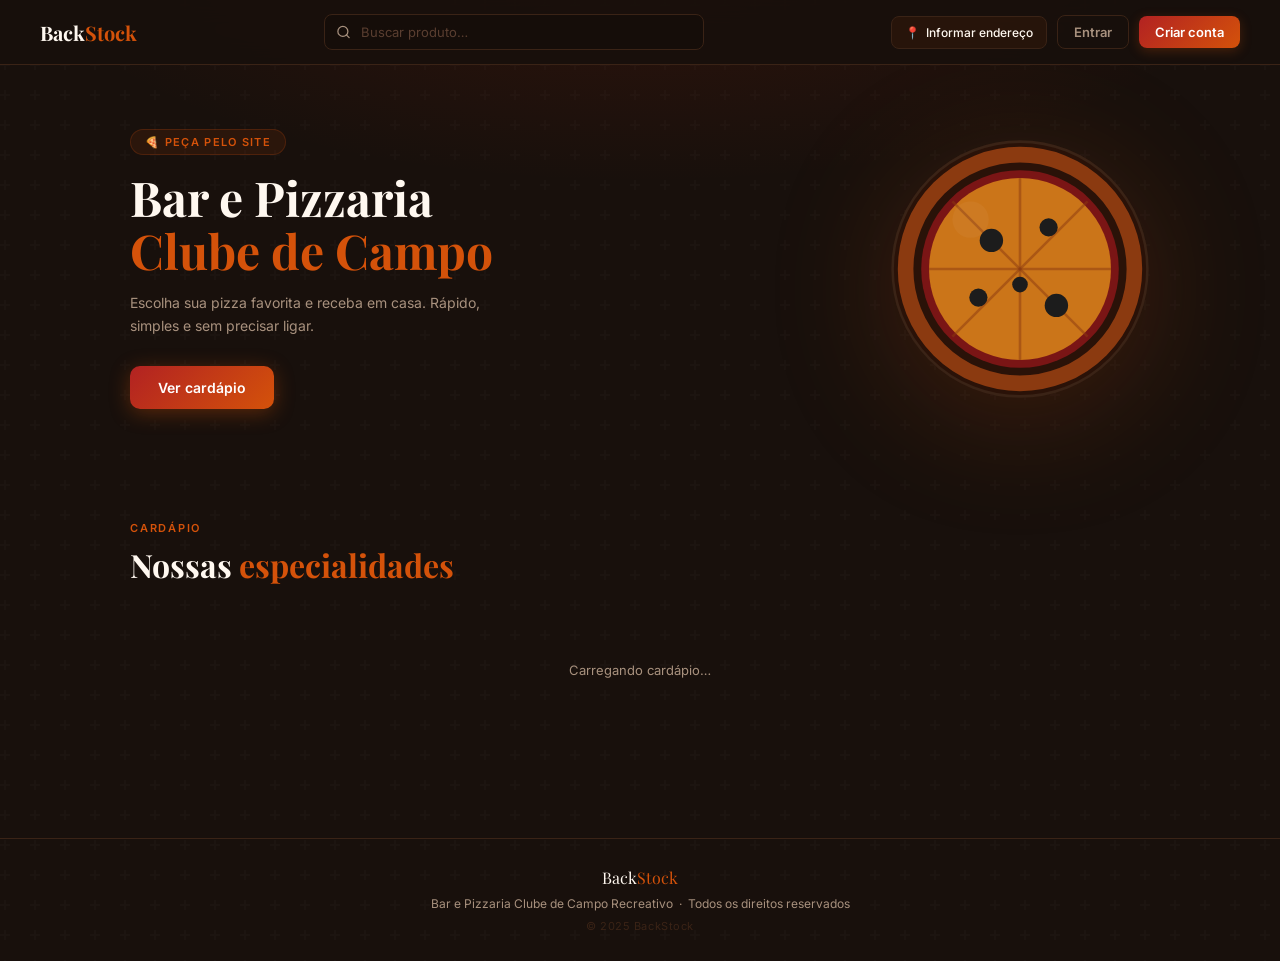
<file: html/index.html>
<!DOCTYPE html>
<html lang="pt-BR">
<head>
  <meta charset="UTF-8" />
  <meta name="viewport" content="width=device-width, initial-scale=1.0" />
  <title>Clube de Campo Recreativo</title>
  <link href="https://fonts.googleapis.com/css2?family=Playfair+Display:wght@600;700&family=Inter:wght@400;500;600&display=swap" rel="stylesheet" />
  <link rel="stylesheet" href="../css/style.css" />
  <link rel="stylesheet" href="../css/index.css" />
</head>
<body class="page-home">

  <!-- ── Navbar ── -->
  <nav class="navbar">
    <div class="nav-brand">Back<span>Stock</span></div>

    <div class="nav-search">
      <svg viewBox="0 0 24 24" fill="none" stroke="currentColor" stroke-width="2" stroke-linecap="round" stroke-linejoin="round"><circle cx="11" cy="11" r="8"/><line x1="21" y1="21" x2="16.65" y2="16.65"/></svg>
      <input type="text" id="navSearch" placeholder="Buscar produto…" autocomplete="off" />
      <div class="search-dropdown" id="searchDropdown"></div>
    </div>

    <div class="nav-actions" id="navActions">
      <a href="endereco.html" class="btn-nav-location" id="navBtnEndereco" title="Definir ou alterar endereço de entrega">
        <span>📍</span>
        <span id="navEnderecoLabel">Informar endereço</span>
      </a>
      <button class="btn-nav-ghost" id="btnAbrirLogin">Entrar</button>
      <button class="btn-nav" id="btnAbrirCadastro">Criar conta</button>
    </div>
  </nav>

  <!-- ── Hero ── -->
  <section class="hero">
    <div class="hero-content">
      <div class="hero-tag">🍕 Peça pelo site</div>
      <h1 class="hero-title">Bar e Pizzaria<br><span>Clube de Campo</span></h1>
      <p class="hero-sub">Escolha sua pizza favorita e receba em casa. Rápido, simples e sem precisar ligar.</p>
      <button class="btn-hero" id="btnHeroPedir">Ver cardápio</button>
    </div>
    <div class="hero-img">
      <svg viewBox="0 0 200 200" fill="none" xmlns="http://www.w3.org/2000/svg">
        <circle cx="100" cy="100" r="98" fill="#2A1208" stroke="#3A2316" stroke-width="2"/>
        <circle cx="100" cy="100" r="88" fill="none" stroke="#8B3A10" stroke-width="12"/>
        <circle cx="100" cy="100" r="76" fill="#7A1515"/>
        <circle cx="100" cy="100" r="70" fill="#D4801A" opacity="0.9"/>
        <line x1="100" y1="30" x2="100" y2="170" stroke="#8B3A10" stroke-width="2" opacity="0.5"/>
        <line x1="30" y1="100" x2="170" y2="100" stroke="#8B3A10" stroke-width="2" opacity="0.5"/>
        <line x1="48" y1="48" x2="152" y2="152" stroke="#8B3A10" stroke-width="2" opacity="0.5"/>
        <line x1="152" y1="48" x2="48" y2="152" stroke="#8B3A10" stroke-width="2" opacity="0.5"/>
        <circle cx="78" cy="78" r="9" fill="#1C1C1C"/>
        <circle cx="122" cy="68" r="7" fill="#1C1C1C"/>
        <circle cx="68" cy="122" r="7" fill="#1C1C1C"/>
        <circle cx="128" cy="128" r="9" fill="#1C1C1C"/>
        <circle cx="100" cy="112" r="6" fill="#1C1C1C"/>
        <circle cx="62" cy="62" r="14" fill="white" opacity="0.04"/>
      </svg>
    </div>
  </section>

  <!-- ── Cardápio ── -->
  <section class="cardapio" id="cardapio">
    <div class="section-header">
      <div class="section-tag">Cardápio</div>
      <h2 class="section-title">Nossas <span>especialidades</span></h2>
    </div>
    <div id="cardapioConteudo">
      <div class="loading-state">Carregando cardápio…</div>
    </div>
  </section>

  <!-- ── Rodapé fixo do carrinho ── -->
  <div class="cart-bar" id="cartBar" style="display:none;" onclick="window.location.href='carrinho.html'">
    <div class="cart-bar-left">
      <svg width="18" height="18" viewBox="0 0 24 24" fill="none" stroke="currentColor" stroke-width="2" stroke-linecap="round" stroke-linejoin="round"><circle cx="9" cy="21" r="1"/><circle cx="20" cy="21" r="1"/><path d="M1 1h4l2.68 13.39a2 2 0 0 0 2 1.61h9.72a2 2 0 0 0 2-1.61L23 6H6"/></svg>
      <span id="cartCount">0 itens</span>
    </div>
    <div class="cart-bar-center">Ver carrinho</div>
    <div class="cart-bar-right" id="cartTotal">R$ 0,00</div>
  </div>

  <!-- ── Banner de Consentimento de Cookies / LocalStorage (REQ. 11) ── -->
  <div class="cookie-banner" id="cookieBanner" style="display:none;">
    <div class="cookie-banner-text">
      <strong>🍪 Uso de Cookies e Armazenamento Local:</strong> Utilizamos cookies e armazenamento local para salvar seu carrinho e endereço de entrega neste navegador mesmo sem criar conta.
    </div>
    <div class="cookie-banner-actions">
      <button type="button" class="btn-cookie-accept" id="btnAceitarCookies">Aceitar e continuar</button>
    </div>
  </div>

  <!-- ── Rodapé ── -->
  <footer class="footer">
    <div class="footer-brand">Back<span>Stock</span></div>
    <p class="footer-text">Bar e Pizzaria Clube de Campo Recreativo &nbsp;·&nbsp; Todos os direitos reservados</p>
    <p class="footer-copy" id="easterEgg">© 2025 BackStock</p>
  </footer>

  <!-- ══════════ MODAL LOGIN ══════════ -->
  <div class="modal-overlay" id="modalLogin">
    <div class="modal">
      <button class="btn-close-modal" id="fecharLogin">
        <svg viewBox="0 0 24 24" fill="none" stroke="currentColor" stroke-width="2" stroke-linecap="round" stroke-linejoin="round"><line x1="18" y1="6" x2="6" y2="18"/><line x1="6" y1="6" x2="18" y2="18"/></svg>
      </button>
      <div class="logo-wrap" style="margin-bottom:20px;">
        <div class="logo-text">
          <div class="brand">Back<span>Stock</span></div>
          <div class="tagline">Acesse sua conta</div>
        </div>
      </div>
      <div class="divider"><span class="divider-label">Login</span></div>
      <div class="alert" id="alertLogin" role="alert">
        <svg viewBox="0 0 24 24" fill="none" stroke="currentColor" stroke-width="2" stroke-linecap="round" stroke-linejoin="round"><circle cx="12" cy="12" r="10"/><line x1="12" y1="8" x2="12" y2="12"/><line x1="12" y1="16" x2="12.01" y2="16"/></svg>
        <span id="alertLoginText">Erro.</span>
      </div>
      <div class="field">
        <label for="loginEmail">E-mail</label>
        <div class="input-wrap">
          <input type="email" id="loginEmail" placeholder="seu@email.com" autocomplete="email" />
          <svg class="ico" viewBox="0 0 24 24" fill="none" stroke="currentColor" stroke-width="2" stroke-linecap="round" stroke-linejoin="round"><path d="M4 4h16c1.1 0 2 .9 2 2v12c0 1.1-.9 2-2 2H4c-1.1 0-2-.9-2-2V6c0-1.1.9-2 2-2z"/><polyline points="22,6 12,13 2,6"/></svg>
        </div>
      </div>
      <div class="field">
        <label for="loginSenha">Senha</label>
        <div class="input-wrap" style="position:relative;">
          <input type="password" id="loginSenha" placeholder="••••••••" autocomplete="current-password" />
          <svg class="ico" viewBox="0 0 24 24" fill="none" stroke="currentColor" stroke-width="2" stroke-linecap="round" stroke-linejoin="round"><rect x="3" y="11" width="18" height="11" rx="2" ry="2"/><path d="M7 11V7a5 5 0 0 1 10 0v4"/></svg>
          <button class="toggle-pass" type="button" id="toggleLoginSenha" aria-label="Mostrar senha">
            <svg id="eyeLogin" width="16" height="16" viewBox="0 0 24 24" fill="none" stroke="currentColor" stroke-width="2" stroke-linecap="round" stroke-linejoin="round"><path d="M1 12s4-8 11-8 11 8 11 8-4 8-11 8-11-8-11-8z"/><circle cx="12" cy="12" r="3"/></svg>
          </button>
        </div>
      </div>
      <button class="btn-login" id="btnLogin">Entrar</button>
      <div class="modal-switch">Não tem conta? <a href="#" id="irParaCadastro">Criar conta</a></div>
    </div>
  </div>

  <!-- ══════════ MODAL CADASTRO ══════════ -->
  <div class="modal-overlay" id="modalCadastro">
    <div class="modal">
      <button class="btn-close-modal" id="fecharCadastro">
        <svg viewBox="0 0 24 24" fill="none" stroke="currentColor" stroke-width="2" stroke-linecap="round" stroke-linejoin="round"><line x1="18" y1="6" x2="6" y2="18"/><line x1="6" y1="6" x2="18" y2="18"/></svg>
      </button>
      <div class="logo-wrap" style="margin-bottom:20px;">
        <div class="logo-text">
          <div class="brand">Back<span>Stock</span></div>
          <div class="tagline">Crie sua conta</div>
        </div>
      </div>
      <div class="divider"><span class="divider-label">Cadastro</span></div>
      <div class="alert" id="alertCadastro" role="alert">
        <svg viewBox="0 0 24 24" fill="none" stroke="currentColor" stroke-width="2" stroke-linecap="round" stroke-linejoin="round"><circle cx="12" cy="12" r="10"/><line x1="12" y1="8" x2="12" y2="12"/><line x1="12" y1="16" x2="12.01" y2="16"/></svg>
        <span id="alertCadastroText">Erro.</span>
      </div>
      <div class="success-box" id="successCadastro">
        <svg viewBox="0 0 24 24" fill="none" stroke="currentColor" stroke-width="2" stroke-linecap="round" stroke-linejoin="round"><path d="M22 11.08V12a10 10 0 1 1-5.93-9.14"/><polyline points="22 4 12 14.01 9 11.01"/></svg>
        <p>Cadastro realizado com sucesso!<br>Agora você já pode fazer login.</p>
      </div>
      <div id="formCadastro">
        <div class="fields-row">
          <div class="field">
            <label for="cadNome">Nome</label>
            <div class="input-wrap">
              <input type="text" id="cadNome" placeholder="Seu nome" />
              <svg class="ico" viewBox="0 0 24 24" fill="none" stroke="currentColor" stroke-width="2" stroke-linecap="round" stroke-linejoin="round"><path d="M20 21v-2a4 4 0 0 0-4-4H8a4 4 0 0 0-4 4v2"/><circle cx="12" cy="7" r="4"/></svg>
            </div>
          </div>
          <div class="field">
            <label for="cadCpf">CPF</label>
            <div class="input-wrap">
              <input type="text" id="cadCpf" placeholder="000.000.000-00" maxlength="14" />
              <svg class="ico" viewBox="0 0 24 24" fill="none" stroke="currentColor" stroke-width="2" stroke-linecap="round" stroke-linejoin="round"><rect x="3" y="4" width="18" height="16" rx="2"/><line x1="7" y1="9" x2="17" y2="9"/><line x1="7" y1="13" x2="13" y2="13"/></svg>
            </div>
          </div>
        </div>
        <div class="field">
          <label for="cadEmail">E-mail</label>
          <div class="input-wrap">
            <input type="email" id="cadEmail" placeholder="seu@email.com" />
            <svg class="ico" viewBox="0 0 24 24" fill="none" stroke="currentColor" stroke-width="2" stroke-linecap="round" stroke-linejoin="round"><path d="M4 4h16c1.1 0 2 .9 2 2v12c0 1.1-.9 2-2 2H4c-1.1 0-2-.9-2-2V6c0-1.1.9-2 2-2z"/><polyline points="22,6 12,13 2,6"/></svg>
          </div>
        </div>
        <div class="field">
          <label for="cadTelefone">Telefone <span style="color:var(--text-muted);font-weight:400;">(opcional)</span></label>
          <div class="input-wrap">
            <input type="text" id="cadTelefone" placeholder="(00) 00000-0000" maxlength="15" />
            <svg class="ico" viewBox="0 0 24 24" fill="none" stroke="currentColor" stroke-width="2" stroke-linecap="round" stroke-linejoin="round"><path d="M22 16.92v3a2 2 0 0 1-2.18 2 19.79 19.79 0 0 1-8.63-3.07A19.5 19.5 0 0 1 4.69 12 19.79 19.79 0 0 1 1.61 3.4 2 2 0 0 1 3.6 1.22h3a2 2 0 0 1 2 1.72c.127.96.361 1.903.7 2.81a2 2 0 0 1-.45 2.11L7.91 8.79a16 16 0 0 0 6.29 6.29l.96-.96a2 2 0 0 1 2.11-.45c.907.339 1.85.573 2.81.7A2 2 0 0 1 22 16.92z"/></svg>
          </div>
        </div>
        <div class="field">
          <label for="cadSenha">Senha</label>
          <div class="input-wrap" style="position:relative;">
            <input type="password" id="cadSenha" placeholder="Mínimo 6 caracteres" />
            <svg class="ico" viewBox="0 0 24 24" fill="none" stroke="currentColor" stroke-width="2" stroke-linecap="round" stroke-linejoin="round"><rect x="3" y="11" width="18" height="11" rx="2" ry="2"/><path d="M7 11V7a5 5 0 0 1 10 0v4"/></svg>
            <button class="toggle-pass" type="button" id="toggleCadSenha" aria-label="Mostrar senha">
              <svg id="eyeCad" width="16" height="16" viewBox="0 0 24 24" fill="none" stroke="currentColor" stroke-width="2" stroke-linecap="round" stroke-linejoin="round"><path d="M1 12s4-8 11-8 11 8 11 8-4 8-11 8-11-8-11-8z"/><circle cx="12" cy="12" r="3"/></svg>
            </button>
          </div>
        </div>
        <button class="btn-login" id="btnCadastrar">Criar conta</button>
        <div class="modal-switch">Já tem conta? <a href="#" id="irParaLogin">Entrar</a></div>
      </div>
    </div>
  </div>

  <!-- ══════════ MODAL ADICIONAR AO CARRINHO ══════════ -->
  <div class="modal-overlay" id="modalProduto">
    <div class="modal" style="max-width:400px;">
      <button class="btn-close-modal" id="fecharModalProduto">
        <svg viewBox="0 0 24 24" fill="none" stroke="currentColor" stroke-width="2" stroke-linecap="round" stroke-linejoin="round"><line x1="18" y1="6" x2="6" y2="18"/><line x1="6" y1="6" x2="18" y2="18"/></svg>
      </button>
      <div class="modal-produto-nome" id="modalProdutoNome"></div>
      <div class="modal-produto-preco" id="modalProdutoPreco"></div>
      <div class="modal-produto-desc" id="modalProdutoDesc"></div>
      <div class="field" style="margin-top:20px;">
        <label for="modalObs">Observações</label>
        <textarea id="modalObs" placeholder="Ex: sem cebola, bem passado…" style="min-height:70px;"></textarea>
      </div>
      <div class="qty-wrap">
        <button class="qty-btn" id="qtyMinus">−</button>
        <span class="qty-val" id="qtyVal">1</span>
        <button class="qty-btn" id="qtyPlus">+</button>
      </div>
      <button class="btn-login" id="btnAdicionarCarrinho" style="margin-top:16px;">Adicionar ao carrinho</button>
    </div>
  </div>

  <script type="module" src="../js/index.js"></script>
</body>
</html>
</file>
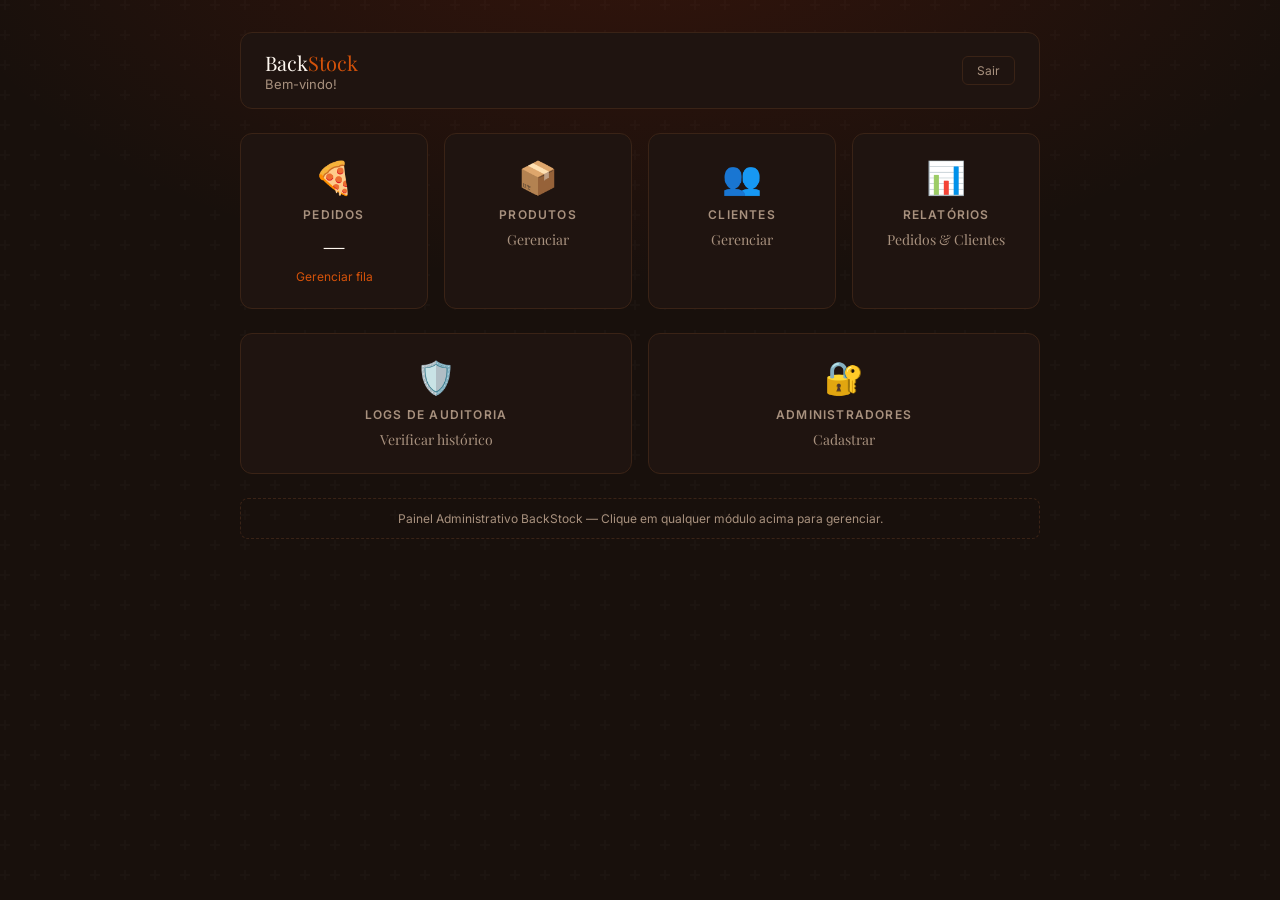
<file: adm/dashboard.html>
<!DOCTYPE html>
<html lang="pt-BR">
<head>
  <meta charset="UTF-8" />
  <meta name="viewport" content="width=device-width, initial-scale=1.0" />
  <title>BackStock – Início</title>
  <link href="https://fonts.googleapis.com/css2?family=Playfair+Display:wght@600;700&family=Inter:wght@400;500;600&display=swap" rel="stylesheet" />
  <link rel="stylesheet" href="../css/style.css" />
</head>
<body class="page-dashboard">

  <div class="dashboard">
    <div class="dash-header">
      <div>
        <div class="dash-title">Back<span>Stock</span></div>
        <div class="dash-user" id="dashUser">Bem-vindo!</div>
      </div>
      <button class="btn-logout" id="btnLogout">Sair</button>
    </div>

    <div class="dash-grid">
      <div class="dash-card" onclick="window.location.href='../html/gerenciamentoPedidos.html'" style="cursor:pointer;">
        <div class="dc-icon">🍕</div>
        <div class="dc-label">Pedidos</div>
        <div class="dc-val" id="dashPedidosAtivos">—</div>
        <div style="font-size:12px;margin-top:6px;color:var(--orange);">Gerenciar fila</div>
      </div>
      <div class="dash-card" onclick="window.location.href='../html/gerenciamentoProdutos.html'" style="cursor:pointer;">
        <div class="dc-icon">📦</div>
        <div class="dc-label">Produtos</div>
        <div class="dc-val" style="font-size:14px;margin-top:8px;color:var(--text-muted);">Gerenciar</div>
      </div>
      <div class="dash-card" onclick="window.location.href='../html/gerenciamentoClientes.html'" style="cursor:pointer;">
        <div class="dc-icon">👥</div>
        <div class="dc-label">Clientes</div>
        <div class="dc-val" style="font-size:14px;margin-top:8px;color:var(--text-muted);">Gerenciar</div>
      </div>
      <div class="dash-card" onclick="window.location.href='../html/relatorios.html'" style="cursor:pointer;">
        <div class="dc-icon">📊</div>
        <div class="dc-label">Relatórios</div>
        <div class="dc-val" id="dashTotalHistorico" style="font-size:14px;margin-top:8px;color:var(--text-muted);">Pedidos &amp; Clientes</div>
      </div>
    </div>

    <div class="dash-grid" style="grid-template-columns: repeat(auto-fit, minmax(220px, 1fr));">
      <div class="dash-card" onclick="window.location.href='../html/relatorios.html?tab=logs'" style="cursor:pointer;">
        <div class="dc-icon">🛡️</div>
        <div class="dc-label">Logs de Auditoria</div>
        <div class="dc-val" style="font-size:14px;margin-top:8px;color:var(--text-muted);">Verificar histórico</div>
      </div>
      <div class="dash-card" onclick="window.location.href='../html/cadastroAdm.html'" style="cursor:pointer;">
        <div class="dc-icon">🔐</div>
        <div class="dc-label">Administradores</div>
        <div class="dc-val" style="font-size:14px;margin-top:8px;color:var(--text-muted);">Cadastrar</div>
      </div>
    </div>

    <div class="dash-note">
      Painel Administrativo BackStock — Clique em qualquer módulo acima para gerenciar.
    </div>
  </div>

  <script type="module">
    import { supabase } from '../js/supabase.js'

    const { data: { session } } = await supabase.auth.getSession()

    if (!session) {
      window.location.href = 'loginAdm.html'
    } else {
      const nome = session.user?.user_metadata?.nome || session.user?.email
      document.getElementById('dashUser').textContent = 'Olá, ' + nome
    }

    // Carrega contagem rápida de pedidos ativos para o card do Dashboard
    try {
      const { data: pedidos } = await supabase.from('pedido').select('id, status')
      if (Array.isArray(pedidos)) {
        const ativos = pedidos.filter(p => String(p.status || '').toLowerCase() !== 'entregue')
        document.getElementById('dashPedidosAtivos').textContent = ativos.length
        document.getElementById('dashTotalHistorico').textContent = `${pedidos.length} realizados`
      }
    } catch {
      // mantém valor padrão
    }

    document.getElementById('btnLogout').addEventListener('click', async () => {
      await supabase.auth.signOut()
      window.location.href = 'loginAdm.html'
    })
  </script>
</body>
</html>
</file>
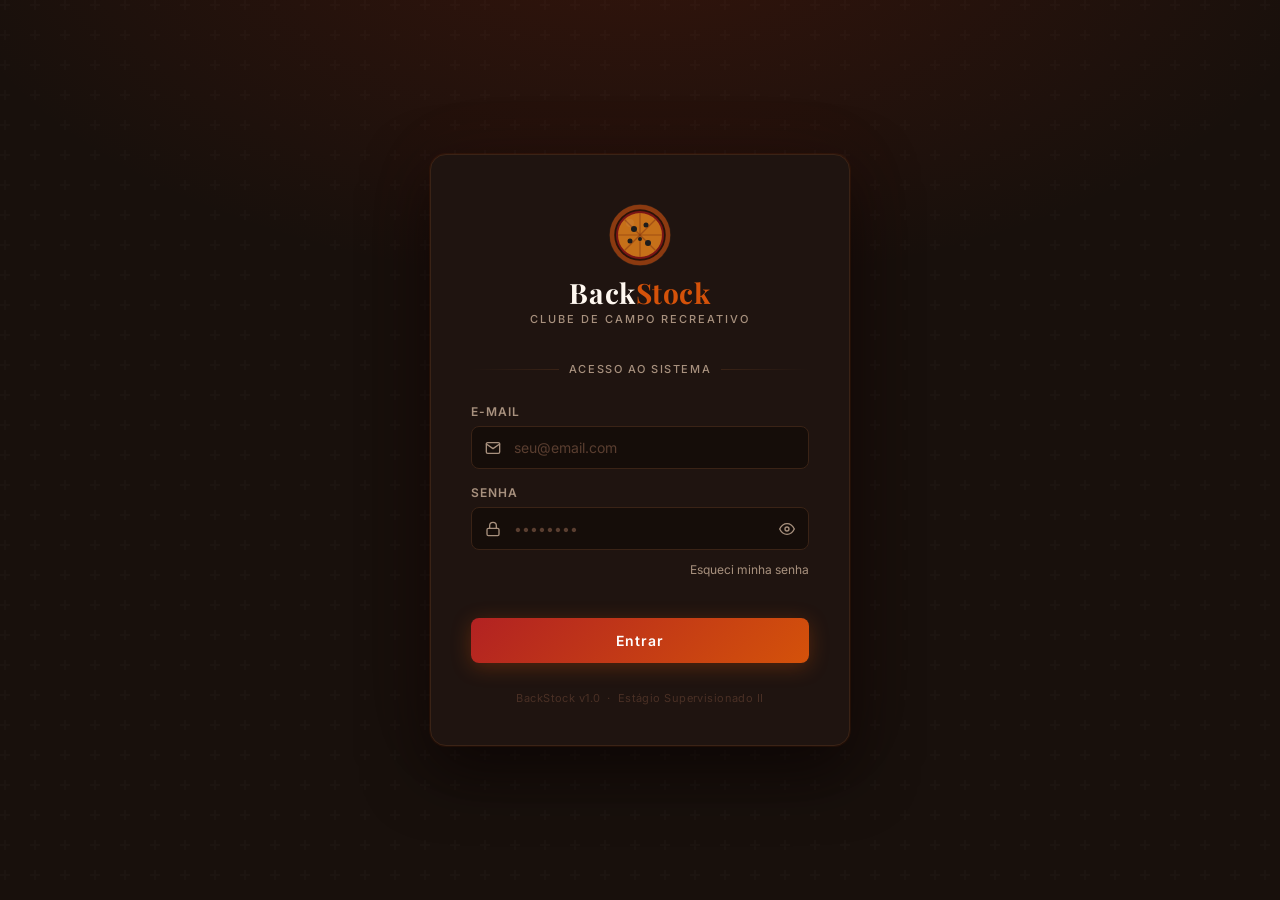
<file: adm/loginAdm.html>
<!DOCTYPE html>
<html lang="pt-BR">
<head>
  <meta charset="UTF-8" />
  <meta name="viewport" content="width=device-width, initial-scale=1.0" />
  <title>BackStock – Login</title>
  <link href="https://fonts.googleapis.com/css2?family=Playfair+Display:wght@600;700&family=Inter:wght@400;500;600&display=swap" rel="stylesheet" />
  <link rel="stylesheet" href="../css/style.css" />
</head>
<body>

  <div class="card" id="loginCard">

    <div class="logo-wrap">
      <svg class="logo-icon" viewBox="0 0 64 64" fill="none" xmlns="http://www.w3.org/2000/svg">
        <circle cx="32" cy="32" r="30" fill="#2A1208" stroke="#3A2316" stroke-width="1.5"/>
        <circle cx="32" cy="32" r="28" fill="none" stroke="#8B3A10" stroke-width="4.5"/>
        <circle cx="32" cy="32" r="24" fill="#7A1515"/>
        <circle cx="32" cy="32" r="22" fill="#D4801A" opacity="0.85"/>
        <line x1="32" y1="10" x2="32" y2="54" stroke="#8B3A10" stroke-width="1.2" opacity="0.6"/>
        <line x1="10" y1="32" x2="54" y2="32" stroke="#8B3A10" stroke-width="1.2" opacity="0.6"/>
        <line x1="16.5" y1="16.5" x2="47.5" y2="47.5" stroke="#8B3A10" stroke-width="1.2" opacity="0.6"/>
        <line x1="47.5" y1="16.5" x2="16.5" y2="47.5" stroke="#8B3A10" stroke-width="1.2" opacity="0.6"/>
        <circle cx="26" cy="26" r="3" fill="#1C1C1C"/>
        <circle cx="38" cy="22" r="2.5" fill="#1C1C1C"/>
        <circle cx="22" cy="38" r="2.5" fill="#1C1C1C"/>
        <circle cx="40" cy="40" r="3" fill="#1C1C1C"/>
        <circle cx="32" cy="36" r="2" fill="#1C1C1C"/>
        <circle cx="22" cy="20" r="4" fill="white" opacity="0.06"/>
      </svg>

      <div class="logo-text">
        <div class="brand">Back<span>Stock</span></div>
        <div class="tagline">Clube de Campo Recreativo</div>
      </div>
    </div>

    <div class="divider"><span class="divider-label">Acesso ao sistema</span></div>

    <div class="alert" id="alertMsg" role="alert">
      <svg viewBox="0 0 24 24" fill="none" stroke="currentColor" stroke-width="2" stroke-linecap="round" stroke-linejoin="round">
        <circle cx="12" cy="12" r="10"/>
        <line x1="12" y1="8" x2="12" y2="12"/>
        <line x1="12" y1="16" x2="12.01" y2="16"/>
      </svg>
      <span id="alertText">E-mail ou senha incorretos.</span>
    </div>
    
    <div class="field">
      <label for="email">E-mail</label>
      <div class="input-wrap">
        <input type="email" id="email" placeholder="seu@email.com" autocomplete="email" />
        <svg class="ico" viewBox="0 0 24 24" fill="none" stroke="currentColor" stroke-width="2" stroke-linecap="round" stroke-linejoin="round">
          <path d="M4 4h16c1.1 0 2 .9 2 2v12c0 1.1-.9 2-2 2H4c-1.1 0-2-.9-2-2V6c0-1.1.9-2 2-2z"/>
          <polyline points="22,6 12,13 2,6"/>
        </svg>
      </div>
    </div>

    <div class="field">
      <label for="senha">Senha</label>
      <div class="input-wrap">
        <input type="password" id="senha" placeholder="••••••••" autocomplete="current-password" />
        <svg class="ico" width="16" height="16" viewBox="0 0 24 24" fill="none" stroke="currentColor" stroke-width="2" stroke-linecap="round" stroke-linejoin="round"><rect x="3" y="11" width="18" height="11" rx="2" ry="2"/><path d="M7 11V7a5 5 0 0 1 10 0v4"/></svg>
        <button class="toggle-pass" type="button" id="togglePass" aria-label="Mostrar senha">
          <svg id="eyeIcon" width="16" height="16" viewBox="0 0 24 24" fill="none" stroke="currentColor" stroke-width="2" stroke-linecap="round" stroke-linejoin="round"><path d="M1 12s4-8 11-8 11 8 11 8-4 8-11 8-11-8-11-8z"/><circle cx="12" cy="12" r="3"/></svg>
        </button>
      </div>
      <div class="forgot"><a href="#">Esqueci minha senha</a></div>
    </div>

    <button class="btn-login" id="btnLogin" type="button">Entrar</button>

    <div class="card-footer">
      BackStock v1.0 &nbsp;·&nbsp; Estágio Supervisionado II
    </div>
  </div>

  <script type="module" src="../js/loginAdm.js"></script>
</body>
</html>
</file>
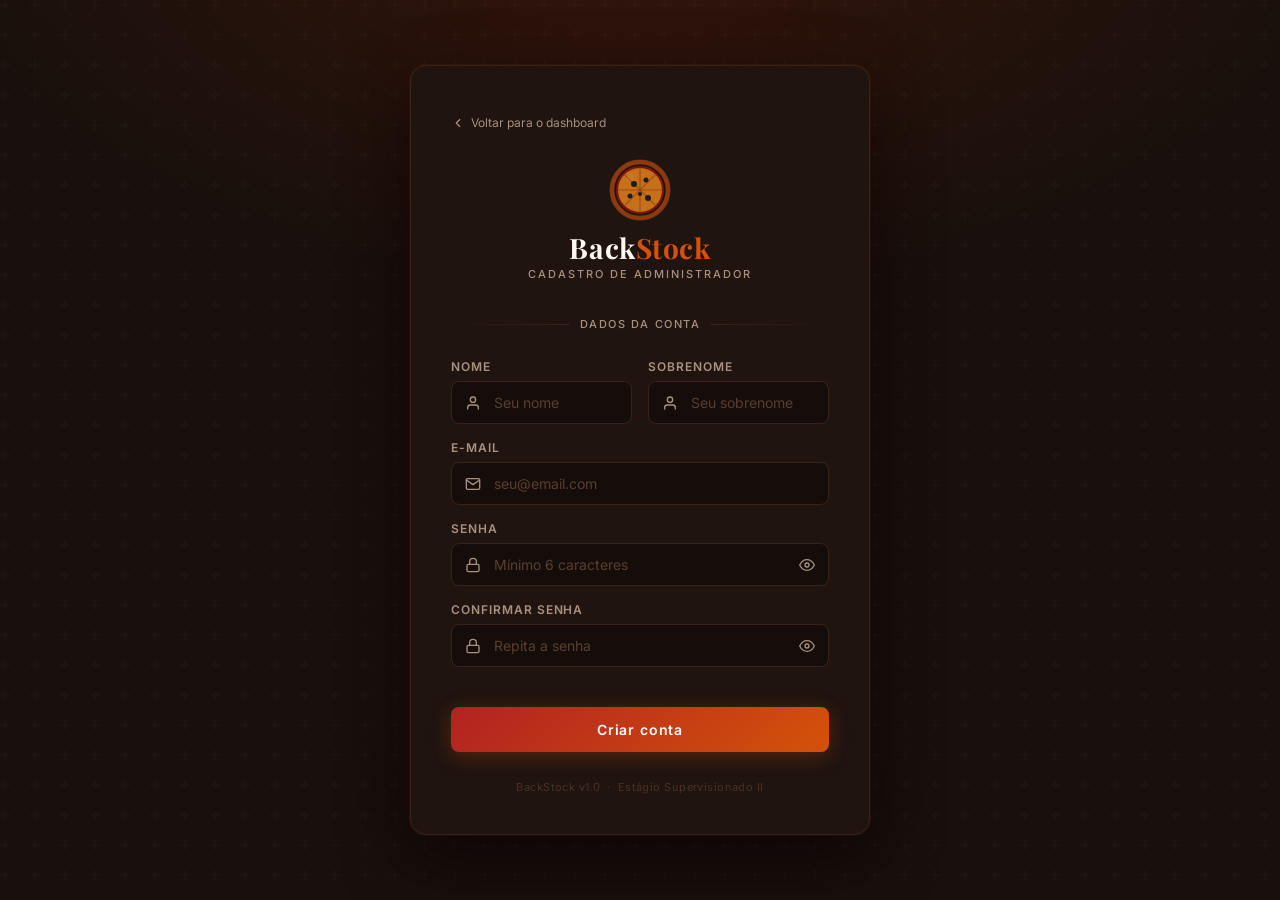
<file: html/cadastroAdm.html>
<!DOCTYPE html>
<html lang="pt-BR">
<head>
  <meta charset="UTF-8" />
  <meta name="viewport" content="width=device-width, initial-scale=1.0" />
  <title>BackStock – Cadastro</title>
  <link href="https://fonts.googleapis.com/css2?family=Playfair+Display:wght@600;700&family=Inter:wght@400;500;600&display=swap" rel="stylesheet" />
  <link rel="stylesheet" href="../css/style.css" />
  <style>
    .card { max-width: 460px; }

    .btn-back {
      display: inline-flex;
      align-items: center;
      gap: 6px;
      font-size: 12px;
      font-family: 'Inter', sans-serif;
      color: var(--text-muted);
      text-decoration: none;
      margin-bottom: 28px;
      transition: color 0.2s;
    }
    .btn-back:hover { color: var(--orange); }
    .btn-back svg { width: 14px; height: 14px; }

    .fields-row {
      display: grid;
      grid-template-columns: 1fr 1fr;
      gap: 0 16px;
    }

    .success-box {
      display: none;
      flex-direction: column;
      align-items: center;
      gap: 12px;
      background: rgba(34, 139, 34, 0.1);
      border: 1px solid rgba(34, 139, 34, 0.3);
      border-radius: 8px;
      padding: 20px 16px;
      text-align: center;
      margin-bottom: 16px;
    }
    .success-box.visible { display: flex; }
    .success-box svg { color: #6abf6a; width: 28px; height: 28px; }
    .success-box p { font-size: 13px; color: #6abf6a; line-height: 1.5; }

    @media (max-width: 480px) {
      .fields-row { grid-template-columns: 1fr; }
    }
  </style>
</head>
<body>

  <div class="card" id="cadastroCard">

    <a href="/adm/dashboard.html" class="btn-back">
      <svg viewBox="0 0 24 24" fill="none" stroke="currentColor" stroke-width="2" stroke-linecap="round" stroke-linejoin="round">
        <polyline points="15 18 9 12 15 6"/>
      </svg>
      Voltar para o dashboard
    </a>

    <div class="logo-wrap">
      <svg class="logo-icon" viewBox="0 0 64 64" fill="none" xmlns="http://www.w3.org/2000/svg">
        <circle cx="32" cy="32" r="30" fill="#2A1208" stroke="#3A2316" stroke-width="1.5"/>
        <circle cx="32" cy="32" r="28" fill="none" stroke="#8B3A10" stroke-width="4.5"/>
        <circle cx="32" cy="32" r="24" fill="#7A1515"/>
        <circle cx="32" cy="32" r="22" fill="#D4801A" opacity="0.85"/>
        <line x1="32" y1="10" x2="32" y2="54" stroke="#8B3A10" stroke-width="1.2" opacity="0.6"/>
        <line x1="10" y1="32" x2="54" y2="32" stroke="#8B3A10" stroke-width="1.2" opacity="0.6"/>
        <line x1="16.5" y1="16.5" x2="47.5" y2="47.5" stroke="#8B3A10" stroke-width="1.2" opacity="0.6"/>
        <line x1="47.5" y1="16.5" x2="16.5" y2="47.5" stroke="#8B3A10" stroke-width="1.2" opacity="0.6"/>
        <circle cx="26" cy="26" r="3" fill="#1C1C1C"/>
        <circle cx="38" cy="22" r="2.5" fill="#1C1C1C"/>
        <circle cx="22" cy="38" r="2.5" fill="#1C1C1C"/>
        <circle cx="40" cy="40" r="3" fill="#1C1C1C"/>
        <circle cx="32" cy="36" r="2" fill="#1C1C1C"/>
        <circle cx="22" cy="20" r="4" fill="white" opacity="0.06"/>
      </svg>

      <div class="logo-text">
        <div class="brand">Back<span>Stock</span></div>
        <div class="tagline">Cadastro de Administrador</div>
      </div>
    </div>

    <div class="divider"><span class="divider-label">Dados da conta</span></div>

    <!-- Alerta de erro -->
    <div class="alert" id="alertMsg" role="alert">
      <svg viewBox="0 0 24 24" fill="none" stroke="currentColor" stroke-width="2" stroke-linecap="round" stroke-linejoin="round">
        <circle cx="12" cy="12" r="10"/>
        <line x1="12" y1="8" x2="12" y2="12"/>
        <line x1="12" y1="16" x2="12.01" y2="16"/>
      </svg>
      <span id="alertText">Erro ao realizar cadastro.</span>
    </div>

    <!-- Sucesso -->
    <div class="success-box" id="successBox">
      <svg viewBox="0 0 24 24" fill="none" stroke="currentColor" stroke-width="2" stroke-linecap="round" stroke-linejoin="round">
        <path d="M22 11.08V12a10 10 0 1 1-5.93-9.14"/>
        <polyline points="22 4 12 14.01 9 11.01"/>
      </svg>
      <p id="successText">Cadastro realizado com sucesso!<br>Verifique seu e-mail para confirmar a conta.</p>
    </div>

    <div id="formFields">
      <div class="fields-row">
        <div class="field">
          <label for="nome">Nome</label>
          <div class="input-wrap">
            <input type="text" id="nome" placeholder="Seu nome" autocomplete="given-name" />
            <svg class="ico" viewBox="0 0 24 24" fill="none" stroke="currentColor" stroke-width="2" stroke-linecap="round" stroke-linejoin="round">
              <path d="M20 21v-2a4 4 0 0 0-4-4H8a4 4 0 0 0-4 4v2"/>
              <circle cx="12" cy="7" r="4"/>
            </svg>
          </div>
        </div>

        <div class="field">
          <label for="sobrenome">Sobrenome</label>
          <div class="input-wrap">
            <input type="text" id="sobrenome" placeholder="Seu sobrenome" autocomplete="family-name" />
            <svg class="ico" viewBox="0 0 24 24" fill="none" stroke="currentColor" stroke-width="2" stroke-linecap="round" stroke-linejoin="round">
              <path d="M20 21v-2a4 4 0 0 0-4-4H8a4 4 0 0 0-4 4v2"/>
              <circle cx="12" cy="7" r="4"/>
            </svg>
          </div>
        </div>
      </div>

      <div class="field">
        <label for="email">E-mail</label>
        <div class="input-wrap">
          <input type="email" id="email" placeholder="seu@email.com" autocomplete="email" />
          <svg class="ico" viewBox="0 0 24 24" fill="none" stroke="currentColor" stroke-width="2" stroke-linecap="round" stroke-linejoin="round">
            <path d="M4 4h16c1.1 0 2 .9 2 2v12c0 1.1-.9 2-2 2H4c-1.1 0-2-.9-2-2V6c0-1.1.9-2 2-2z"/>
            <polyline points="22,6 12,13 2,6"/>
          </svg>
        </div>
      </div>

      <div class="field">
        <label for="senha">Senha</label>
        <div class="input-wrap">
          <input type="password" id="senha" placeholder="Mínimo 6 caracteres" autocomplete="new-password" />
          <svg class="ico" viewBox="0 0 24 24" fill="none" stroke="currentColor" stroke-width="2" stroke-linecap="round" stroke-linejoin="round">
            <rect x="3" y="11" width="18" height="11" rx="2" ry="2"/>
            <path d="M7 11V7a5 5 0 0 1 10 0v4"/>
          </svg>
          <button class="toggle-pass" type="button" id="toggleSenha" aria-label="Mostrar senha">
            <svg id="eyeSenha" width="16" height="16" viewBox="0 0 24 24" fill="none" stroke="currentColor" stroke-width="2" stroke-linecap="round" stroke-linejoin="round">
              <path d="M1 12s4-8 11-8 11 8 11 8-4 8-11 8-11-8-11-8z"/>
              <circle cx="12" cy="12" r="3"/>
            </svg>
          </button>
        </div>
      </div>

      <div class="field">
        <label for="confirmarSenha">Confirmar senha</label>
        <div class="input-wrap">
          <input type="password" id="confirmarSenha" placeholder="Repita a senha" autocomplete="new-password" />
          <svg class="ico" viewBox="0 0 24 24" fill="none" stroke="currentColor" stroke-width="2" stroke-linecap="round" stroke-linejoin="round">
            <rect x="3" y="11" width="18" height="11" rx="2" ry="2"/>
            <path d="M7 11V7a5 5 0 0 1 10 0v4"/>
          </svg>
          <button class="toggle-pass" type="button" id="toggleConfirmar" aria-label="Mostrar confirmação">
            <svg id="eyeConfirmar" width="16" height="16" viewBox="0 0 24 24" fill="none" stroke="currentColor" stroke-width="2" stroke-linecap="round" stroke-linejoin="round">
              <path d="M1 12s4-8 11-8 11 8 11 8-4 8-11 8-11-8-11-8z"/>
              <circle cx="12" cy="12" r="3"/>
            </svg>
          </button>
        </div>
      </div>

      <button class="btn-login" id="btnCadastrar" type="button">Criar conta</button>
    </div>

    <div class="card-footer">
      BackStock v1.0 &nbsp;·&nbsp; Estágio Supervisionado II
    </div>
  </div>

  <script type="module" src="../js/cadastroAdm.js"></script>
</body>
</html>
</file>
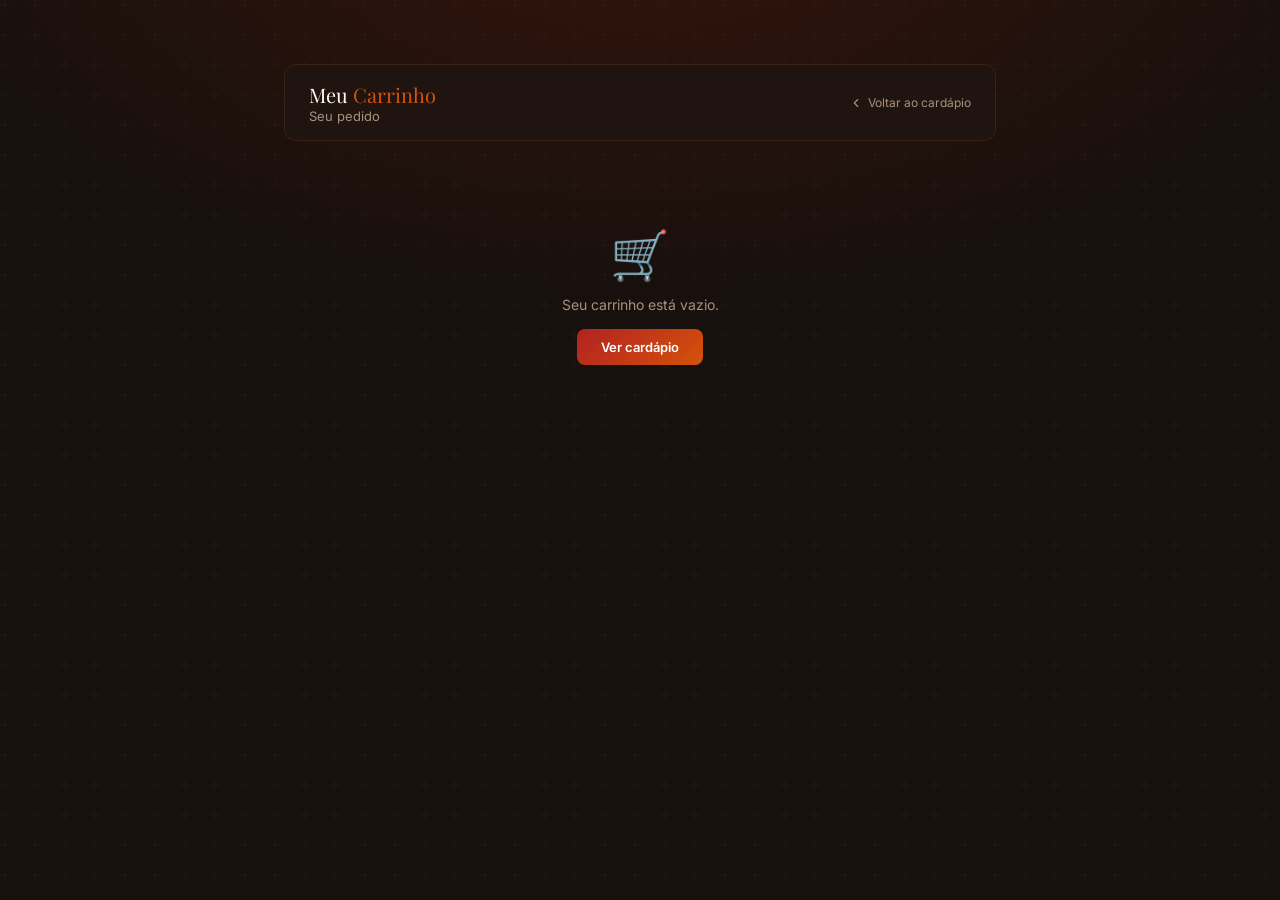
<file: html/carrinho.html>
<!DOCTYPE html>
<html lang="pt-BR">
<head>
  <meta charset="UTF-8" />
  <meta name="viewport" content="width=device-width, initial-scale=1.0" />
  <title>BackStock – Carrinho</title>
  <link href="https://fonts.googleapis.com/css2?family=Playfair+Display:wght@600;700&family=Inter:wght@400;500;600&display=swap" rel="stylesheet" />
  <link rel="stylesheet" href="../css/style.css" />
  <link rel="stylesheet" href="../css/carrinho.css" />
</head>
<body class="page-dashboard">

<div class="page-wrap">

  <div class="dash-header">
    <div>
      <div class="dash-title">Meu <span>Carrinho</span></div>
      <div class="dash-user" id="dashUser">Seu pedido</div>
    </div>
    <a href="index.html" class="btn-back-dash">
      <svg viewBox="0 0 24 24" fill="none" stroke="currentColor" stroke-width="2" stroke-linecap="round" stroke-linejoin="round"><polyline points="15 18 9 12 15 6"/></svg>
      Voltar ao cardápio
    </a>
  </div>

  <!-- Lista de itens -->
  <div id="carrinhoConteudo">
    <div class="empty-cart" id="emptyCart">
      <div style="font-size:48px;margin-bottom:12px;">🛒</div>
      <p>Seu carrinho está vazio.</p>
      <a href="index.html" class="btn-voltar">Ver cardápio</a>
    </div>
  </div>

  <!-- Resumo -->
  <div class="resumo-wrap" id="resumoWrap" style="display:none;">
    <div class="resumo-card">
      <div class="resumo-title">Resumo do pedido</div>

      <div class="resumo-endereco-preview">
        <div>
          <div class="resumo-endereco-label">📍 Endereço de entrega</div>
          <div class="resumo-endereco-texto" id="carrinhoEnderecoPreview">Você escolherá na próxima etapa</div>
        </div>
        <a href="endereco.html" class="resumo-endereco-link">Definir / alterar</a>
      </div>

      <div class="resumo-linha">
        <span>Subtotal</span>
        <span id="resumoSubtotal">R$ 0,00</span>
      </div>
      <div class="resumo-linha resumo-total">
        <span>Total</span>
        <span id="resumoTotal">R$ 0,00</span>
      </div>
      <button class="btn-finalizar" id="btnFinalizar">Continuar para endereço e pagamento</button>
      <button class="btn-limpar" id="btnLimpar">Limpar carrinho</button>
    </div>
  </div>

</div>

<!-- MODAL EDITAR ITEM -->
<div class="modal-overlay" id="modalEditar">
  <div class="modal" style="max-width:400px;">
    <button class="btn-close-modal" id="fecharEditar">
      <svg viewBox="0 0 24 24" fill="none" stroke="currentColor" stroke-width="2" stroke-linecap="round" stroke-linejoin="round"><line x1="18" y1="6" x2="6" y2="18"/><line x1="6" y1="6" x2="18" y2="18"/></svg>
    </button>
    <div class="modal-title">Editar <span>item</span></div>
    <div class="modal-produto-nome" id="editNome" style="margin:8px 0 4px;font-size:15px;color:var(--cream);"></div>
    <div class="modal-produto-preco" id="editPreco" style="margin-bottom:16px;"></div>
    <div class="qty-wrap">
      <button class="qty-btn" id="editMinus">−</button>
      <span class="qty-val" id="editVal">1</span>
      <button class="qty-btn" id="editPlus">+</button>
    </div>
    <div class="field" style="margin-top:16px;">
      <label for="editObs">Observações</label>
      <textarea id="editObs" placeholder="Ex: sem cebola, bem passado…" style="min-height:70px;"></textarea>
    </div>
    <input type="hidden" id="editIndex" />
    <div class="modal-footer" style="margin-top:16px;">
      <button class="btn-cancel" id="cancelarEditar">Cancelar</button>
      <button class="btn-save" id="salvarEditar">Salvar</button>
    </div>
  </div>
</div>

<!-- Toast -->
<div class="toast" id="toast">
  <svg id="toastIcon" viewBox="0 0 24 24" fill="none" stroke="currentColor" stroke-width="2" stroke-linecap="round" stroke-linejoin="round"></svg>
  <span id="toastMsg"></span>
</div>

<script type="module" src="../js/carrinho.js"></script>
</body>
</html>
</file>
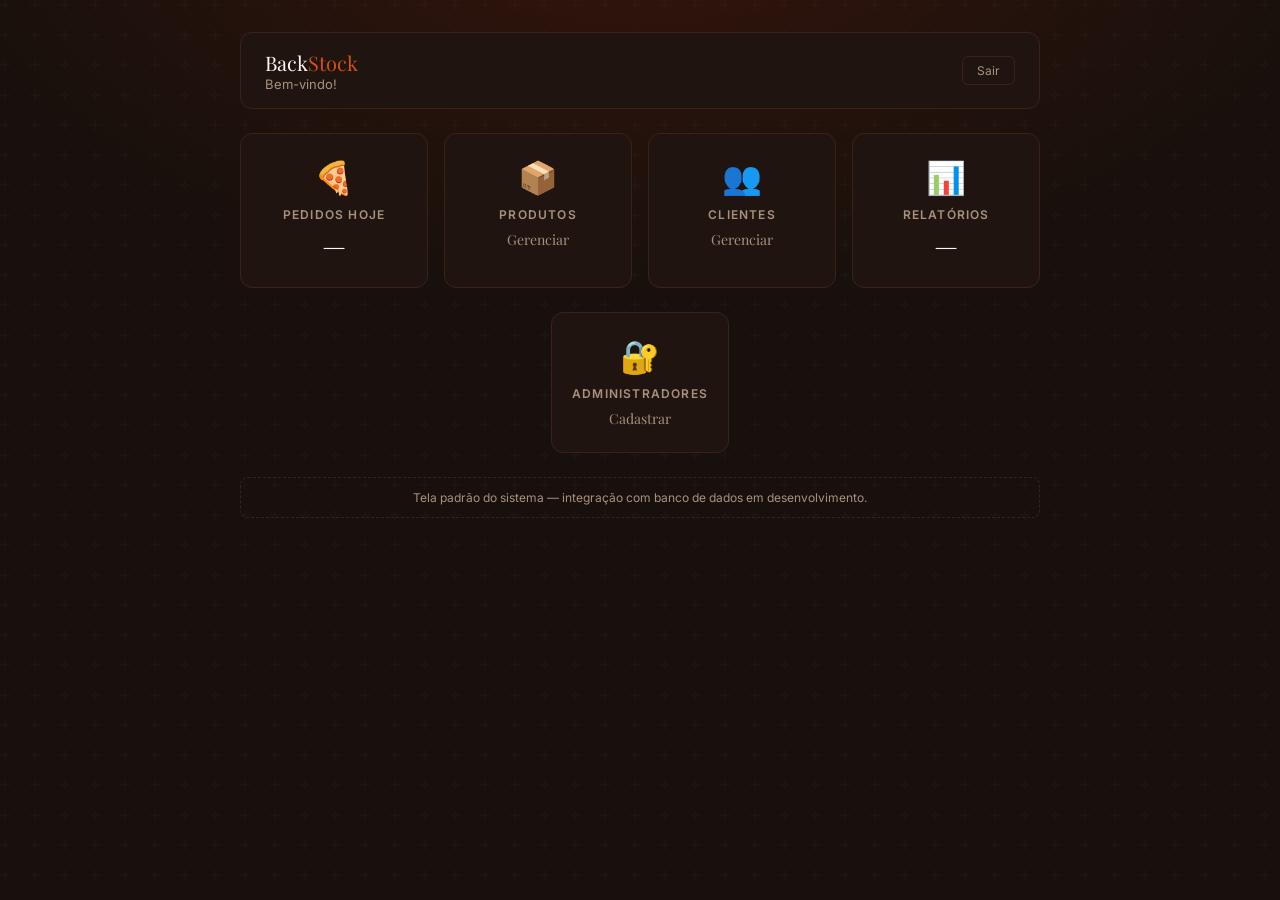
<file: html/dashboard.html>
<!DOCTYPE html>
<html lang="pt-BR">
<head>
  <meta charset="UTF-8" />
  <meta name="viewport" content="width=device-width, initial-scale=1.0" />
  <title>BackStock – Início</title>
  <link href="https://fonts.googleapis.com/css2?family=Playfair+Display:wght@600;700&family=Inter:wght@400;500;600&display=swap" rel="stylesheet" />
  <link rel="stylesheet" href="../css/style.css" />
</head>
<body class="page-dashboard">

  <div class="dashboard">
    <div class="dash-header">
      <div>
        <div class="dash-title">Back<span>Stock</span></div>
        <div class="dash-user" id="dashUser">Bem-vindo!</div>
      </div>
      <button class="btn-logout" id="btnLogout">Sair</button>
    </div>

    <div class="dash-grid">
      <div class="dash-card">
        <div class="dc-icon">🍕</div>
        <div class="dc-label">Pedidos Hoje</div>
        <div class="dc-val">—</div>
      </div>
      <div class="dash-card" onclick="window.location.href='gerenciamentoProdutos.html'" style="cursor:pointer;">
        <div class="dc-icon">📦</div>
        <div class="dc-label">Produtos</div>
        <div class="dc-val" style="font-size:14px;margin-top:8px;color:var(--text-muted);">Gerenciar</div>
      </div>
      <div class="dash-card" onclick="window.location.href='gerenciamentoClientes.html'" style="cursor:pointer;">
        <div class="dc-icon">👥</div>
        <div class="dc-label">Clientes</div>
        <div class="dc-val" style="font-size:14px;margin-top:8px;color:var(--text-muted);">Gerenciar</div>
      </div>
      <div class="dash-card">
        <div class="dc-icon">📊</div>
        <div class="dc-label">Relatórios</div>
        <div class="dc-val">—</div>
      </div>
    </div>

    <div class="dash-card" onclick="window.location.href='cadastroAdm.html'" style="cursor:pointer;">
        <div class="dc-icon">🔐</div>
        <div class="dc-label">Administradores</div>
        <div class="dc-val" style="font-size:14px;margin-top:8px;color:var(--text-muted);">Cadastrar</div>
    </div>

    <div class="dash-note">
      Tela padrão do sistema — integração com banco de dados em desenvolvimento.
    </div>
  </div>

  <script type="module">
    import { supabase } from '../js/supabase.js'

    const { data: { session } } = await supabase.auth.getSession()

    if (!session) {
      window.location.href = 'loginAdm.html'
    } else {
      const nome = session.user?.user_metadata?.nome || session.user?.email
      document.getElementById('dashUser').textContent = 'Olá, ' + nome
    }

    document.getElementById('btnLogout').addEventListener('click', async () => {
      await supabase.auth.signOut()
      window.location.href = 'loginAdm.html'
    })
  </script>
</body>
</html>
</file>
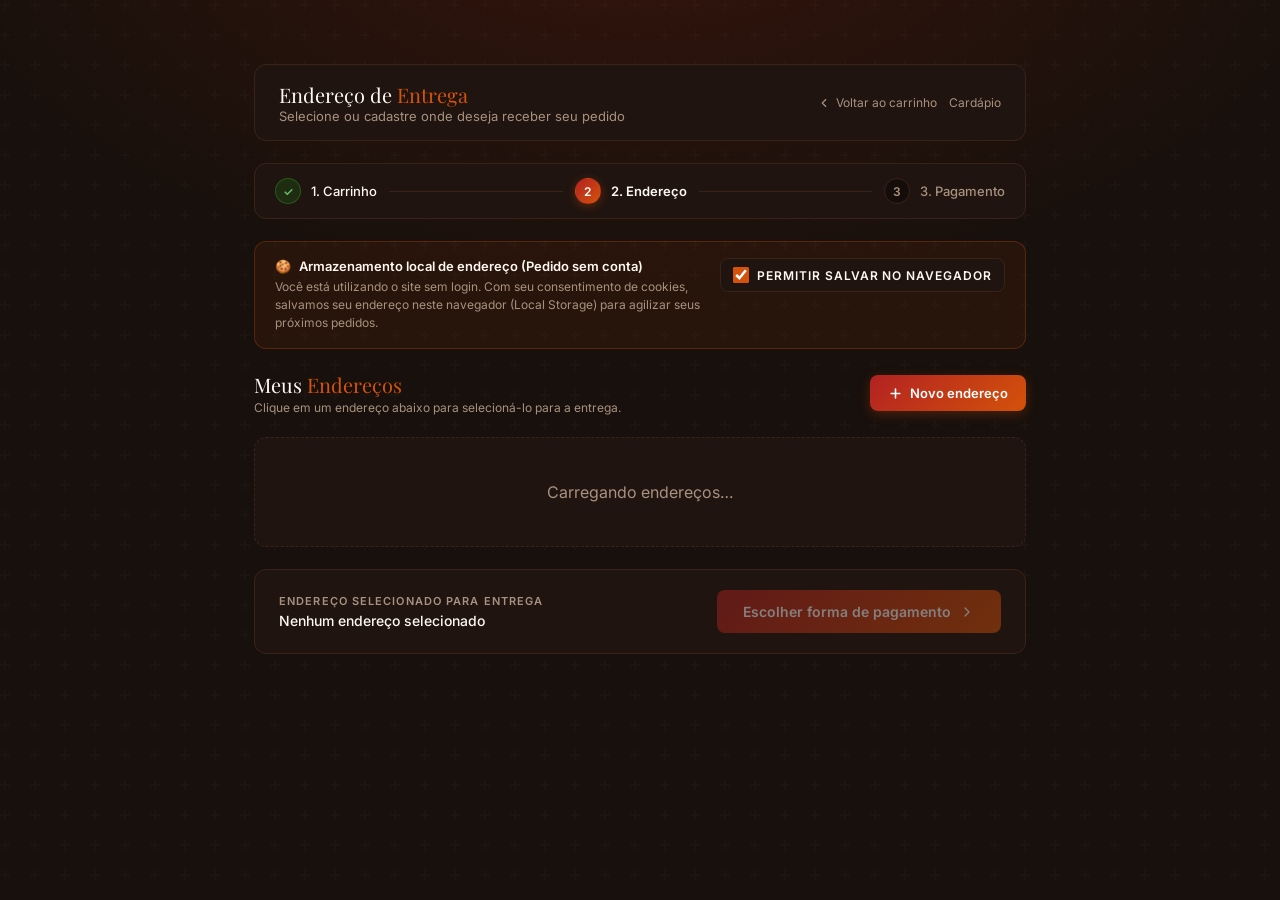
<file: html/endereco.html>
<!DOCTYPE html>
<html lang="pt-BR">
<head>
  <meta charset="UTF-8" />
  <meta name="viewport" content="width=device-width, initial-scale=1.0" />
  <title>BackStock – Endereço de Entrega</title>
  <link href="https://fonts.googleapis.com/css2?family=Playfair+Display:wght@600;700&family=Inter:wght@400;500;600&display=swap" rel="stylesheet" />
  <link rel="stylesheet" href="../css/style.css" />
  <link rel="stylesheet" href="../css/endereco.css" />
</head>
<body class="page-dashboard">

<div class="page-wrap">

  <!-- Cabeçalho -->
  <div class="dash-header">
    <div>
      <div class="dash-title">Endereço de <span>Entrega</span></div>
      <div class="dash-user" id="dashUser">Selecione ou cadastre onde deseja receber seu pedido</div>
    </div>
    <div class="header-actions">
      <a href="carrinho.html" class="btn-back-dash">
        <svg viewBox="0 0 24 24" fill="none" stroke="currentColor" stroke-width="2" stroke-linecap="round" stroke-linejoin="round"><polyline points="15 18 9 12 15 6"/></svg>
        Voltar ao carrinho
      </a>
      <a href="index.html" class="btn-back-dash">
        Cardápio
      </a>
    </div>
  </div>

  <!-- Etapas do Pedido -->
  <div class="checkout-steps">
    <a href="carrinho.html" class="step-item done">
      <span class="step-badge">✓</span>
      <span class="step-label">1. Carrinho</span>
    </a>
    <div class="step-line"></div>
    <div class="step-item active">
      <span class="step-badge">2</span>
      <span class="step-label">2. Endereço</span>
    </div>
    <div class="step-line"></div>
    <div class="step-item" id="stepPagamentoLink">
      <span class="step-badge">3</span>
      <span class="step-label">3. Pagamento</span>
    </div>
  </div>

  <!-- Banner Informativo: Modo Logado vs Sem Login (REQ. 10 e REQ. 11) -->
  <div class="storage-info-banner" id="storageBanner">
    <div class="storage-info-text">
      <div class="storage-info-title" id="storageBannerTitle">
        <span>🍪</span> Armazenamento local de endereço (Pedido sem conta)
      </div>
      <div class="storage-info-desc" id="storageBannerDesc">
        Você está utilizando o site sem login. Com seu consentimento de cookies, salvamos seu endereço neste navegador (Local Storage) para agilizar seus próximos pedidos.
      </div>
    </div>
    <label class="consent-toggle-wrap" id="consentWrap">
      <input type="checkbox" id="chkConsentimentoCookies" checked />
      <span>Permitir salvar no navegador</span>
    </label>
  </div>

  <!-- Barra de título + botão Novo Endereço -->
  <div class="section-bar">
    <div>
      <div class="section-bar-title">Meus <span>Endereços</span></div>
      <div class="section-bar-sub" id="enderecoSubtitulo">Clique em um endereço abaixo para selecioná-lo para a entrega.</div>
    </div>
    <button class="btn-add" id="btnNovoEndereco" type="button">
      <svg viewBox="0 0 24 24" fill="none" stroke="currentColor" stroke-width="2.5" stroke-linecap="round" stroke-linejoin="round"><line x1="12" y1="5" x2="12" y2="19"/><line x1="5" y1="12" x2="19" y2="12"/></svg>
      Novo endereço
    </button>
  </div>

  <!-- Lista de Endereços (GET /endereço/list) -->
  <div id="listaEnderecos" class="enderecos-grid">
    <div class="empty-enderecos">Carregando endereços…</div>
  </div>

  <!-- Barra Inferior de Confirmação e Avanço para Pagamento -->
  <div class="footer-checkout-card">
    <div class="footer-selected-summary">
      <span class="footer-selected-label">Endereço selecionado para entrega</span>
      <span class="footer-selected-value" id="resumoEnderecoSelecionado">Nenhum endereço selecionado</span>
    </div>
    <button class="btn-continuar" id="btnIrPagamento" type="button" disabled>
      Escolher forma de pagamento
      <svg viewBox="0 0 24 24" fill="none" stroke="currentColor" stroke-width="2" stroke-linecap="round" stroke-linejoin="round"><polyline points="9 18 15 12 9 6"/></svg>
    </button>
  </div>

</div>

<!-- ══════════ MODAL CADASTRAR / EDITAR ENDEREÇO (POST /endereço/add | PUT /endereço/edit) ══════════ -->
<div class="modal-overlay" id="modalEndereco">
  <div class="modal">
    <button class="btn-close-modal" id="fecharModalEndereco" type="button" aria-label="Fechar">
      <svg viewBox="0 0 24 24" fill="none" stroke="currentColor" stroke-width="2" stroke-linecap="round" stroke-linejoin="round"><line x1="18" y1="6" x2="6" y2="18"/><line x1="6" y1="6" x2="18" y2="18"/></svg>
    </button>

    <div class="modal-title" id="modalEnderecoTitulo">Cadastrar <span>Endereço</span></div>
    <div class="modal-sub" id="modalEnderecoSub">Preencha os campos obrigatórios (*) para a entrega do pedido.</div>

    <div class="alert" id="alertEndereco" role="alert">
      <svg viewBox="0 0 24 24" fill="none" stroke="currentColor" stroke-width="2" stroke-linecap="round" stroke-linejoin="round"><circle cx="12" cy="12" r="10"/><line x1="12" y1="8" x2="12" y2="12"/><line x1="12" y1="16" x2="12.01" y2="16"/></svg>
      <span id="alertEnderecoText">Preencha os campos obrigatórios.</span>
    </div>

    <div class="cep-row">
      <div class="field">
        <label for="endCep">CEP <span class="req">*</span></label>
        <div class="input-wrap">
          <input type="text" id="endCep" placeholder="00000-000" maxlength="9" autocomplete="postal-code" />
          <svg class="ico" viewBox="0 0 24 24" fill="none" stroke="currentColor" stroke-width="2" stroke-linecap="round" stroke-linejoin="round"><path d="M21 10c0 7-9 13-9 13s-9-6-9-13a9 9 0 0 1 18 0z"/><circle cx="12" cy="10" r="3"/></svg>
        </div>
      </div>
      <button type="button" class="btn-buscar-cep" id="btnBuscarCep">Buscar CEP</button>
    </div>

    <div class="field">
      <label for="endLogradouro">Rua / Logradouro <span class="req">*</span></label>
      <div class="input-wrap">
        <input type="text" id="endLogradouro" placeholder="Ex: Av. Paulista, Rua das Flores…" autocomplete="street-address" />
        <svg class="ico" viewBox="0 0 24 24" fill="none" stroke="currentColor" stroke-width="2" stroke-linecap="round" stroke-linejoin="round"><path d="M3 9l9-7 9 7v11a2 2 0 0 1-2 2H5a2 2 0 0 1-2-2z"/><polyline points="9 22 9 12 15 12 15 22"/></svg>
      </div>
    </div>

    <div class="fields-row">
      <div class="field">
        <label for="endNumero">Número <span class="req">*</span></label>
        <div class="input-wrap">
          <input type="text" id="endNumero" placeholder="Ex: 123 ou S/N" />
          <svg class="ico" viewBox="0 0 24 24" fill="none" stroke="currentColor" stroke-width="2" stroke-linecap="round" stroke-linejoin="round"><line x1="4" y1="9" x2="20" y2="9"/><line x1="4" y1="15" x2="20" y2="15"/><line x1="10" y1="3" x2="8" y2="21"/><line x1="16" y1="3" x2="14" y2="21"/></svg>
        </div>
      </div>
      <div class="field">
        <label for="endBairro">Bairro <span class="req">*</span></label>
        <div class="input-wrap">
          <input type="text" id="endBairro" placeholder="Ex: Centro, Jardim…" />
          <svg class="ico" viewBox="0 0 24 24" fill="none" stroke="currentColor" stroke-width="2" stroke-linecap="round" stroke-linejoin="round"><polygon points="1 6 1 22 8 18 16 22 23 18 23 2 16 6 8 2 1 6"/></svg>
        </div>
      </div>
    </div>

    <div class="field">
      <label for="endComplemento">Complemento / Ponto de Referência <span style="color:var(--text-muted);font-weight:400;">(opcional)</span></label>
      <div class="input-wrap">
        <input type="text" id="endComplemento" placeholder="Ex: Apto 12, Bloco B, próximo à praça…" />
        <svg class="ico" viewBox="0 0 24 24" fill="none" stroke="currentColor" stroke-width="2" stroke-linecap="round" stroke-linejoin="round"><path d="M14 2H6a2 2 0 0 0-2 2v16a2 2 0 0 0 2 2h12a2 2 0 0 0 2-2V8z"/><polyline points="14 2 14 8 20 8"/></svg>
      </div>
    </div>

    <div class="fields-row">
      <div class="field">
        <label for="endCidade">Cidade <span class="req">*</span></label>
        <div class="input-wrap">
          <input type="text" id="endCidade" placeholder="Ex: Bebedouro" value="Bebedouro" />
          <svg class="ico" viewBox="0 0 24 24" fill="none" stroke="currentColor" stroke-width="2" stroke-linecap="round" stroke-linejoin="round"><path d="M21 10c0 7-9 13-9 13s-9-6-9-13a9 9 0 0 1 18 0z"/><circle cx="12" cy="10" r="3"/></svg>
        </div>
      </div>
      <div class="field">
        <label for="endEstado">Estado (UF) <span class="req">*</span></label>
        <select id="endEstado">
          <option value="">Selecione…</option>
          <option value="AC">AC - Acre</option>
          <option value="AL">AL - Alagoas</option>
          <option value="AP">AP - Amapá</option>
          <option value="AM">AM - Amazonas</option>
          <option value="BA">BA - Bahia</option>
          <option value="CE">CE - Ceará</option>
          <option value="DF">DF - Distrito Federal</option>
          <option value="ES">ES - Espírito Santo</option>
          <option value="GO">GO - Goiás</option>
          <option value="MA">MA - Maranhão</option>
          <option value="MT">MT - Mato Grosso</option>
          <option value="MS">MS - Mato Grosso do Sul</option>
          <option value="MG">MG - Minas Gerais</option>
          <option value="PA">PA - Pará</option>
          <option value="PB">PB - Paraíba</option>
          <option value="PR">PR - Paraná</option>
          <option value="PE">PE - Pernambuco</option>
          <option value="PI">PI - Piauí</option>
          <option value="RJ">RJ - Rio de Janeiro</option>
          <option value="RN">RN - Rio Grande do Norte</option>
          <option value="RS">RS - Rio Grande do Sul</option>
          <option value="RO">RO - Rondônia</option>
          <option value="RR">RR - Roraima</option>
          <option value="SC">SC - Santa Catarina</option>
          <option value="SP" selected>SP - São Paulo</option>
          <option value="SE">SE - Sergipe</option>
          <option value="TO">TO - Tocantins</option>
        </select>
      </div>
    </div>

    <input type="hidden" id="endId" />
    <input type="hidden" id="endOrigem" />

    <div class="modal-footer">
      <button class="btn-cancel" id="cancelarEndereco" type="button">Cancelar</button>
      <button class="btn-save" id="salvarEndereco" type="button">Salvar endereço</button>
    </div>
  </div>
</div>

<!-- Toast -->
<div class="toast" id="toast">
  <svg id="toastIcon" viewBox="0 0 24 24" fill="none" stroke="currentColor" stroke-width="2" stroke-linecap="round" stroke-linejoin="round"></svg>
  <span id="toastMsg"></span>
</div>

<script type="module" src="../js/endereco.js"></script>
</body>
</html>
</file>
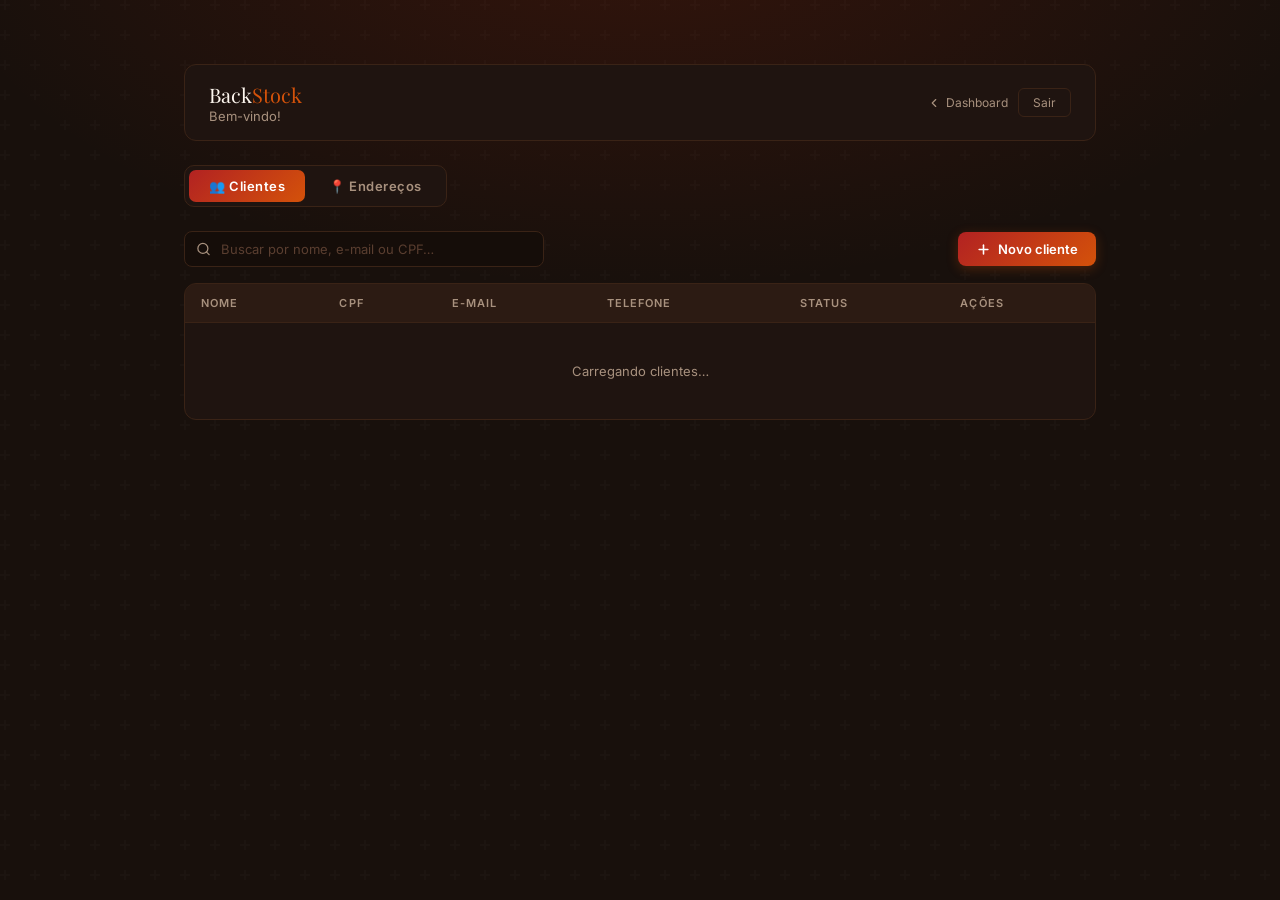
<file: html/gerenciamentoClientes.html>
<!DOCTYPE html>
<html lang="pt-BR">
<head>
  <meta charset="UTF-8" />
  <meta name="viewport" content="width=device-width, initial-scale=1.0" />
  <title>BackStock – Clientes</title>
  <link href="https://fonts.googleapis.com/css2?family=Playfair+Display:wght@600;700&family=Inter:wght@400;500;600&display=swap" rel="stylesheet" />
  <link rel="stylesheet" href="../css/style.css" />
  <link rel="stylesheet" href="../css/gerenciamentoClientes.css" />
</head>
<body class="page-dashboard">

<div class="page-wrap">

  <!-- Header -->
  <div class="dash-header">
    <div>
      <div class="dash-title">Back<span>Stock</span></div>
      <div class="dash-user" id="dashUser">Bem-vindo!</div>
    </div>
    <div class="header-actions">
      <a href="/adm/dashboard.html" class="btn-back-dash">
        <svg viewBox="0 0 24 24" fill="none" stroke="currentColor" stroke-width="2" stroke-linecap="round" stroke-linejoin="round"><polyline points="15 18 9 12 15 6"/></svg>
        Dashboard
      </a>
      <button class="btn-logout" id="btnLogout">Sair</button>
    </div>
  </div>

  <!-- Abas -->
  <div class="tabs">
    <button class="tab-btn active" data-tab="clientes">👥 Clientes</button>
    <button class="tab-btn" data-tab="enderecos">📍 Endereços</button>
  </div>

  <!-- PAINEL CLIENTES -->
  <div class="tab-panel active" id="tab-clientes">
    <div class="toolbar">
      <div class="search-wrap">
        <svg viewBox="0 0 24 24" fill="none" stroke="currentColor" stroke-width="2" stroke-linecap="round" stroke-linejoin="round"><circle cx="11" cy="11" r="8"/><line x1="21" y1="21" x2="16.65" y2="16.65"/></svg>
        <input class="search-input" id="searchCliente" placeholder="Buscar por nome, e-mail ou CPF…" />
      </div>
      <button class="btn-add" id="btnAddCliente">
        <svg viewBox="0 0 24 24" fill="none" stroke="currentColor" stroke-width="2.5" stroke-linecap="round" stroke-linejoin="round"><line x1="12" y1="5" x2="12" y2="19"/><line x1="5" y1="12" x2="19" y2="12"/></svg>
        Novo cliente
      </button>
    </div>
    <div class="table-wrap">
      <table>
        <thead>
          <tr>
            <th>Nome</th>
            <th class="hide-mobile">CPF</th>
            <th class="hide-mobile">E-mail</th>
            <th class="hide-mobile">Telefone</th>
            <th>Status</th>
            <th>Ações</th>
          </tr>
        </thead>
        <tbody id="bodyClientes">
          <tr class="empty-row"><td colspan="6">Carregando clientes…</td></tr>
        </tbody>
      </table>
    </div>
  </div>

  <!-- PAINEL ENDEREÇOS -->
  <div class="tab-panel" id="tab-enderecos">
    <div class="toolbar">
      <div class="search-wrap">
        <svg viewBox="0 0 24 24" fill="none" stroke="currentColor" stroke-width="2" stroke-linecap="round" stroke-linejoin="round"><circle cx="11" cy="11" r="8"/><line x1="21" y1="21" x2="16.65" y2="16.65"/></svg>
        <input class="search-input" id="searchEndereco" placeholder="Buscar por cidade ou bairro…" />
      </div>
    </div>
    <div class="table-wrap">
      <table>
        <thead>
          <tr>
            <th>Cliente</th>
            <th>Logradouro</th>
            <th class="hide-mobile">Bairro</th>
            <th class="hide-mobile">Cidade/UF</th>
            <th class="hide-mobile">CEP</th>
          </tr>
        </thead>
        <tbody id="bodyEnderecos">
          <tr class="empty-row"><td colspan="5">Carregando endereços…</td></tr>
        </tbody>
      </table>
    </div>
  </div>

</div>

<!-- MODAL CLIENTE -->
<div class="modal-overlay" id="modalCliente">
  <div class="modal">
    <button class="btn-close-modal" id="fecharModalCliente">
      <svg viewBox="0 0 24 24" fill="none" stroke="currentColor" stroke-width="2" stroke-linecap="round" stroke-linejoin="round"><line x1="18" y1="6" x2="6" y2="18"/><line x1="6" y1="6" x2="18" y2="18"/></svg>
    </button>
    <div class="modal-title" id="modalClienteTitulo">Novo <span>Cliente</span></div>
    <div class="modal-sub" id="modalClienteSub">Preencha os dados para cadastrar um cliente.</div>

    <div class="alert" id="alertCliente" role="alert">
      <svg viewBox="0 0 24 24" fill="none" stroke="currentColor" stroke-width="2" stroke-linecap="round" stroke-linejoin="round"><circle cx="12" cy="12" r="10"/><line x1="12" y1="8" x2="12" y2="12"/><line x1="12" y1="16" x2="12.01" y2="16"/></svg>
      <span id="alertClienteText">Erro.</span>
    </div>

    <div class="fields-row">
      <div class="field">
        <label for="clNome">Nome</label>
        <div class="input-wrap">
          <input type="text" id="clNome" placeholder="Nome completo" />
          <svg class="ico" viewBox="0 0 24 24" fill="none" stroke="currentColor" stroke-width="2" stroke-linecap="round" stroke-linejoin="round"><path d="M20 21v-2a4 4 0 0 0-4-4H8a4 4 0 0 0-4 4v2"/><circle cx="12" cy="7" r="4"/></svg>
        </div>
      </div>
      <div class="field">
        <label for="clCpf">CPF</label>
        <div class="input-wrap">
          <input type="text" id="clCpf" placeholder="000.000.000-00" maxlength="14" />
          <svg class="ico" viewBox="0 0 24 24" fill="none" stroke="currentColor" stroke-width="2" stroke-linecap="round" stroke-linejoin="round"><rect x="3" y="4" width="18" height="16" rx="2"/><line x1="7" y1="9" x2="17" y2="9"/><line x1="7" y1="13" x2="13" y2="13"/></svg>
        </div>
      </div>
    </div>

    <div class="field">
      <label for="clEmail">E-mail</label>
      <div class="input-wrap">
        <input type="email" id="clEmail" placeholder="email@exemplo.com" />
        <svg class="ico" viewBox="0 0 24 24" fill="none" stroke="currentColor" stroke-width="2" stroke-linecap="round" stroke-linejoin="round"><path d="M4 4h16c1.1 0 2 .9 2 2v12c0 1.1-.9 2-2 2H4c-1.1 0-2-.9-2-2V6c0-1.1.9-2 2-2z"/><polyline points="22,6 12,13 2,6"/></svg>
      </div>
    </div>

    <div class="fields-row">
      <div class="field">
        <label for="clTelefone">Telefone</label>
        <div class="input-wrap">
          <input type="text" id="clTelefone" placeholder="(00) 00000-0000" maxlength="15" />
          <svg class="ico" viewBox="0 0 24 24" fill="none" stroke="currentColor" stroke-width="2" stroke-linecap="round" stroke-linejoin="round"><path d="M22 16.92v3a2 2 0 0 1-2.18 2 19.79 19.79 0 0 1-8.63-3.07A19.5 19.5 0 0 1 4.69 12 19.79 19.79 0 0 1 1.61 3.4 2 2 0 0 1 3.6 1.22h3a2 2 0 0 1 2 1.72c.127.96.361 1.903.7 2.81a2 2 0 0 1-.45 2.11L7.91 8.79a16 16 0 0 0 6.29 6.29l.96-.96a2 2 0 0 1 2.11-.45c.907.339 1.85.573 2.81.7A2 2 0 0 1 22 16.92z"/></svg>
        </div>
      </div>
      <div class="field">
        <label for="clAtivo">Status</label>
        <select id="clAtivo">
          <option value="true">Ativo</option>
          <option value="false">Inativo</option>
        </select>
      </div>
    </div>

    <div class="field" id="senhaField">
      <label for="clSenha">Senha</label>
      <div class="input-wrap" style="position:relative;">
        <input type="password" id="clSenha" placeholder="Mínimo 6 caracteres" />
        <svg class="ico" viewBox="0 0 24 24" fill="none" stroke="currentColor" stroke-width="2" stroke-linecap="round" stroke-linejoin="round"><rect x="3" y="11" width="18" height="11" rx="2" ry="2"/><path d="M7 11V7a5 5 0 0 1 10 0v4"/></svg>
        <button class="toggle-pass" type="button" id="toggleSenhaCliente" aria-label="Mostrar senha">
          <svg id="eyeCliente" width="16" height="16" viewBox="0 0 24 24" fill="none" stroke="currentColor" stroke-width="2" stroke-linecap="round" stroke-linejoin="round"><path d="M1 12s4-8 11-8 11 8 11 8-4 8-11 8-11-8-11-8z"/><circle cx="12" cy="12" r="3"/></svg>
        </button>
      </div>
      <div class="field-hint" id="senhaHint"></div>
    </div>

    <input type="hidden" id="clId" />

    <div class="modal-footer">
      <button class="btn-cancel" id="cancelarCliente">Cancelar</button>
      <button class="btn-save" id="salvarCliente">Salvar cliente</button>
    </div>
  </div>
</div>

<!-- MODAL CONFIRMAR INATIVAÇÃO -->
<div class="modal-overlay" id="modalInativar">
  <div class="modal modal-danger" style="max-width:380px;text-align:center;">
    <div class="modal-title">Confirmar <span>inativação</span></div>
    <p class="modal-sub" id="textoInativar">Tem certeza que deseja inativar este cliente?</p>
    <div class="modal-footer" style="justify-content:center;">
      <button class="btn-cancel" id="cancelarInativar">Cancelar</button>
      <button class="btn-save btn-danger" id="confirmarInativar">Inativar</button>
    </div>
  </div>
</div>

<!-- MODAL CONFIRMAR EXCLUSÃO -->
<div class="modal-overlay" id="modalExcluir">
  <div class="modal modal-danger" style="max-width:380px;text-align:center;">
    <div class="modal-title">Confirmar <span>exclusão</span></div>
    <p class="modal-sub" id="textoExcluir">Tem certeza que deseja excluir este cliente? Esta ação não pode ser desfeita.</p>
    <div class="modal-footer" style="justify-content:center;">
      <button class="btn-cancel" id="cancelarExcluir">Cancelar</button>
      <button class="btn-save btn-danger" id="confirmarExcluir">Excluir</button>
    </div>
  </div>
</div>

<!-- Toast -->
<div class="toast" id="toast">
  <svg id="toastIcon" viewBox="0 0 24 24" fill="none" stroke="currentColor" stroke-width="2" stroke-linecap="round" stroke-linejoin="round"></svg>
  <span id="toastMsg"></span>
</div>

<script type="module" src="../js/gerenciamentoClientes.js"></script>
</body>
</html>
</file>
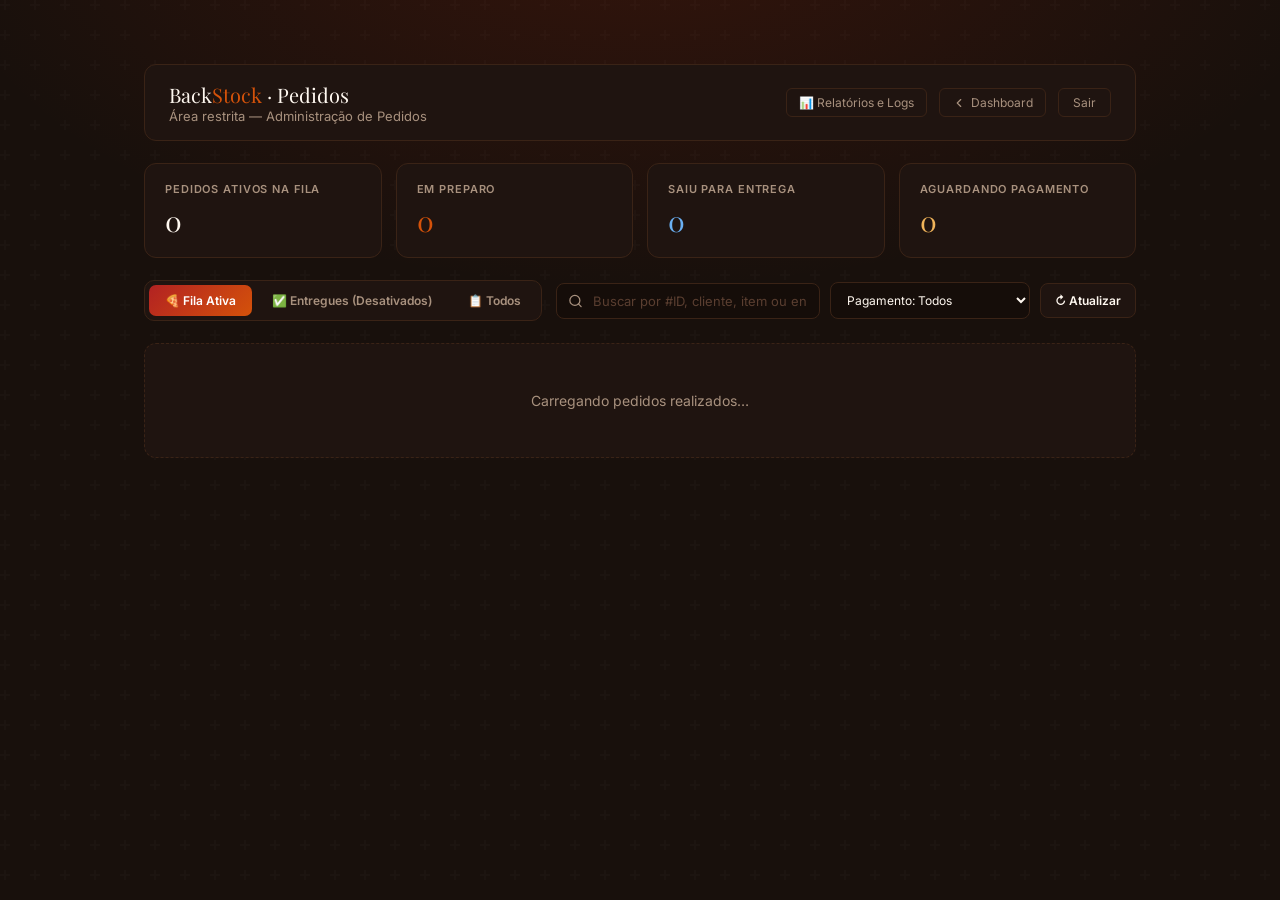
<file: html/gerenciamentoPedidos.html>
<!DOCTYPE html>
<html lang="pt-BR">
<head>
  <meta charset="UTF-8" />
  <meta name="viewport" content="width=device-width, initial-scale=1.0" />
  <title>BackStock – Gerenciamento de Pedidos</title>
  <link href="https://fonts.googleapis.com/css2?family=Playfair+Display:wght@600;700&family=Inter:wght@400;500;600&display=swap" rel="stylesheet" />
  <link rel="stylesheet" href="../css/style.css" />
  <link rel="stylesheet" href="../css/gerenciamentoPedidos.css" />
</head>
<body class="page-dashboard">

<div class="page-wrap">

  <!-- Header -->
  <div class="dash-header">
    <div>
      <div class="dash-title">Back<span>Stock</span> · Pedidos</div>
      <div class="dash-user" id="dashUser">Área restrita — Administração de Pedidos</div>
    </div>
    <div class="header-actions">
      <a href="relatorios.html" class="btn-back-dash">
        📊 Relatórios e Logs
      </a>
      <a href="../adm/dashboard.html" class="btn-back-dash">
        <svg viewBox="0 0 24 24" fill="none" stroke="currentColor" stroke-width="2" stroke-linecap="round" stroke-linejoin="round"><polyline points="15 18 9 12 15 6"/></svg>
        Dashboard
      </a>
      <button class="btn-logout" id="btnLogout" type="button">Sair</button>
    </div>
  </div>

  <!-- Indicadores Rápidos -->
  <div class="kpi-grid">
    <div class="kpi-card">
      <div class="kpi-label">Pedidos Ativos na Fila</div>
      <div class="kpi-val" id="kpiAtivos">0</div>
    </div>
    <div class="kpi-card">
      <div class="kpi-label">Em Preparo</div>
      <div class="kpi-val kpi-orange" id="kpiPreparando">0</div>
    </div>
    <div class="kpi-card">
      <div class="kpi-label">Saiu para Entrega</div>
      <div class="kpi-val kpi-blue" id="kpiSaiuEntrega">0</div>
    </div>
    <div class="kpi-card">
      <div class="kpi-label">Aguardando Pagamento</div>
      <div class="kpi-val kpi-warn" id="kpiAguardandoPag">0</div>
    </div>
  </div>

  <!-- Abas de Visualização (Ativos vs Entregues/Desativados) + Filtros -->
  <div class="toolbar">
    <div class="tabs">
      <button class="tab-btn active" data-visao="ativos" type="button">🍕 Fila Ativa</button>
      <button class="tab-btn" data-visao="entregues" type="button">✅ Entregues (Desativados)</button>
      <button class="tab-btn" data-visao="todos" type="button">📋 Todos</button>
    </div>

    <div class="filters-right">
      <div class="search-wrap">
        <svg viewBox="0 0 24 24" fill="none" stroke="currentColor" stroke-width="2" stroke-linecap="round" stroke-linejoin="round"><circle cx="11" cy="11" r="8"/><line x1="21" y1="21" x2="16.65" y2="16.65"/></svg>
        <input class="search-input" id="searchPedido" placeholder="Buscar por #ID, cliente, item ou endereço…" />
      </div>
      <select id="filtroStatusPagamento" class="filter-select">
        <option value="todos">Pagamento: Todos</option>
        <option value="Aguardando pagamento">⏳ Aguardando pagamento</option>
        <option value="Pagamento realizado">💚 Pagamento realizado</option>
      </select>
      <button class="btn-refresh" id="btnAtualizarPedidos" type="button" title="Atualizar lista de pedidos">
        ↻ Atualizar
      </button>
    </div>
  </div>

  <!-- Lista de Pedidos (GET /GET-pedidos) -->
  <div id="listaPedidosContainer" class="pedidos-grid">
    <div class="empty-state">Carregando pedidos realizados…</div>
  </div>

</div>

<!-- MODAL DE CONFIRMAÇÃO DE ENTREGA / DESATIVAÇÃO DO PEDIDO (PUT /end-pedido) -->
<div class="modal-overlay" id="modalConfirmarEntrega">
  <div class="modal" style="max-width:430px;text-align:center;">
    <button class="btn-close-modal" id="fecharModalEntrega" type="button">
      <svg viewBox="0 0 24 24" fill="none" stroke="currentColor" stroke-width="2" stroke-linecap="round" stroke-linejoin="round"><line x1="18" y1="6" x2="6" y2="18"/><line x1="6" y1="6" x2="18" y2="18"/></svg>
    </button>

    <div class="confirm-icon-wrap">
      <svg viewBox="0 0 24 24" fill="none" stroke="currentColor" stroke-width="2.4" stroke-linecap="round" stroke-linejoin="round">
        <path d="M22 11.08V12a10 10 0 1 1-5.93-9.14"/>
        <polyline points="22 4 12 14.01 9 11.01"/>
      </svg>
    </div>

    <div class="modal-title">Confirmar <span>Entrega</span></div>
    <p class="modal-sub" id="textoConfirmarEntrega" style="margin-bottom:16px;">
      Deseja marcar este pedido como completo/entregue?
    </p>

    <div class="confirm-info-box">
      O pedido será <strong>desativado da fila ativa</strong> de preparo e permanecerá salvo no histórico para consulta em <strong>Relatórios</strong> e <strong>Logs de Auditoria</strong>.
    </div>

    <label class="chk-confirmar-pag-wrap" id="wrapConfirmarPagJunto">
      <input type="checkbox" id="chkConfirmarPagJunto" checked />
      <span>Marcar pagamento também como <strong>Pagamento realizado</strong></span>
    </label>

    <input type="hidden" id="entregaPedidoId" />

    <div class="modal-footer" style="justify-content:center;margin-top:20px;">
      <button class="btn-cancel" id="cancelarEntrega" type="button">Cancelar</button>
      <button class="btn-save btn-confirm-green" id="confirmarEntregaBtn" type="button">
        ✓ Confirmar e desativar pedido
      </button>
    </div>
  </div>
</div>

<!-- Toast -->
<div class="toast" id="toast">
  <svg id="toastIcon" viewBox="0 0 24 24" fill="none" stroke="currentColor" stroke-width="2" stroke-linecap="round" stroke-linejoin="round"></svg>
  <span id="toastMsg"></span>
</div>

<script type="module" src="../js/gerenciamentoPedidos.js"></script>
</body>
</html>
</file>
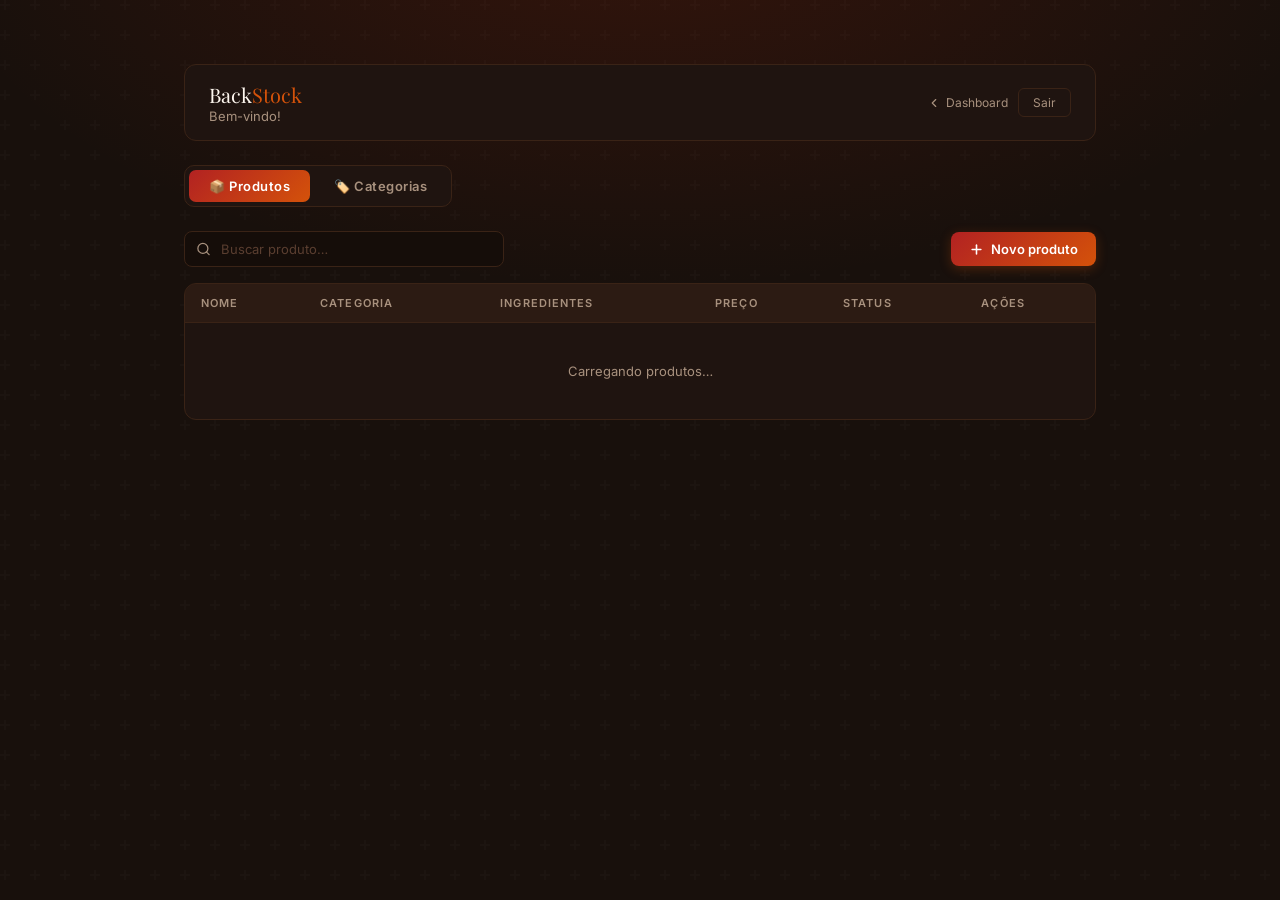
<file: html/gerenciamentoProdutos.html>
<!DOCTYPE html>
<html lang="pt-BR">
<head>
  <meta charset="UTF-8" />
  <meta name="viewport" content="width=device-width, initial-scale=1.0" />
  <title>BackStock – Produtos</title>
  <link href="https://fonts.googleapis.com/css2?family=Playfair+Display:wght@600;700&family=Inter:wght@400;500;600&display=swap" rel="stylesheet" />
  <link rel="stylesheet" href="../css/style.css" />
  <link rel="stylesheet" href="../css/gerenciamentoProdutos.css" />
</head>
<body class="page-dashboard">

<div class="page-wrap">

  <!-- Header -->
  <div class="dash-header">
    <div>
      <div class="dash-title">Back<span>Stock</span></div>
      <div class="dash-user" id="dashUser">Bem-vindo!</div>
    </div>
    <div class="header-actions">
      <a href="/adm/dashboard.html" class="btn-back-dash">
        <svg viewBox="0 0 24 24" fill="none" stroke="currentColor" stroke-width="2" stroke-linecap="round" stroke-linejoin="round"><polyline points="15 18 9 12 15 6"/></svg>
        Dashboard
      </a>
      <button class="btn-logout" id="btnLogout">Sair</button>
    </div>
  </div>

  <!-- Abas -->
  <div class="tabs">
    <button class="tab-btn active" data-tab="produtos">📦 Produtos</button>
    <button class="tab-btn" data-tab="categorias">🏷️ Categorias</button>
  </div>

  <!-- PAINEL PRODUTOS -->
  <div class="tab-panel active" id="tab-produtos">
    <div class="toolbar">
      <div class="search-wrap">
        <svg viewBox="0 0 24 24" fill="none" stroke="currentColor" stroke-width="2" stroke-linecap="round" stroke-linejoin="round"><circle cx="11" cy="11" r="8"/><line x1="21" y1="21" x2="16.65" y2="16.65"/></svg>
        <input class="search-input" id="searchProduto" placeholder="Buscar produto…" />
      </div>
      <button class="btn-add" id="btnAddProduto">
        <svg viewBox="0 0 24 24" fill="none" stroke="currentColor" stroke-width="2.5" stroke-linecap="round" stroke-linejoin="round"><line x1="12" y1="5" x2="12" y2="19"/><line x1="5" y1="12" x2="19" y2="12"/></svg>
        Novo produto
      </button>
    </div>
    <div class="table-wrap">
      <table>
        <thead>
          <tr>
            <th>Nome</th>
            <th class="hide-mobile">Categoria</th>
            <th class="hide-mobile">Ingredientes</th>
            <th>Preço</th>
            <th>Status</th>
            <th>Ações</th>
          </tr>
        </thead>
        <tbody id="bodyProdutos">
          <tr class="empty-row"><td colspan="6">Carregando produtos…</td></tr>
        </tbody>
      </table>
    </div>
  </div>

  <!-- PAINEL CATEGORIAS -->
  <div class="tab-panel" id="tab-categorias">
    <div class="toolbar">
      <div class="search-wrap">
        <svg viewBox="0 0 24 24" fill="none" stroke="currentColor" stroke-width="2" stroke-linecap="round" stroke-linejoin="round"><circle cx="11" cy="11" r="8"/><line x1="21" y1="21" x2="16.65" y2="16.65"/></svg>
        <input class="search-input" id="searchCategoria" placeholder="Buscar categoria…" />
      </div>
      <button class="btn-add" id="btnAddCategoria">
        <svg viewBox="0 0 24 24" fill="none" stroke="currentColor" stroke-width="2.5" stroke-linecap="round" stroke-linejoin="round"><line x1="12" y1="5" x2="12" y2="19"/><line x1="5" y1="12" x2="19" y2="12"/></svg>
        Nova categoria
      </button>
    </div>
    <div class="table-wrap">
      <table>
        <thead>
          <tr>
            <th>Código</th>
            <th>Nome</th>
            <th>Status</th>
            <th>Ações</th>
          </tr>
        </thead>
        <tbody id="bodyCategorias">
          <tr class="empty-row"><td colspan="4">Carregando categorias…</td></tr>
        </tbody>
      </table>
    </div>
  </div>

</div>

<!-- MODAL PRODUTO -->
<div class="modal-overlay" id="modalProduto">
  <div class="modal">
    <button class="btn-close-modal" id="fecharModalProduto">
      <svg viewBox="0 0 24 24" fill="none" stroke="currentColor" stroke-width="2" stroke-linecap="round" stroke-linejoin="round"><line x1="18" y1="6" x2="6" y2="18"/><line x1="6" y1="6" x2="18" y2="18"/></svg>
    </button>
    <div class="modal-title" id="modalProdutoTitulo">Novo <span>Produto</span></div>
    <div class="modal-sub" id="modalProdutoSub">Preencha os dados para cadastrar um produto.</div>

    <div class="alert" id="alertProduto" role="alert">
      <svg viewBox="0 0 24 24" fill="none" stroke="currentColor" stroke-width="2" stroke-linecap="round" stroke-linejoin="round"><circle cx="12" cy="12" r="10"/><line x1="12" y1="8" x2="12" y2="12"/><line x1="12" y1="16" x2="12.01" y2="16"/></svg>
      <span id="alertProdutoText">Erro.</span>
    </div>

    <div class="fields-row">
      <div class="field">
        <label for="pNome">Nome</label>
        <div class="input-wrap">
          <input type="text" id="pNome" placeholder="Ex: Pizza Margherita" />
          <svg class="ico" viewBox="0 0 24 24" fill="none" stroke="currentColor" stroke-width="2" stroke-linecap="round" stroke-linejoin="round"><path d="M20 7H4a2 2 0 0 0-2 2v10a2 2 0 0 0 2 2h16a2 2 0 0 0 2-2V9a2 2 0 0 0-2-2z"/><path d="M16 21V5a2 2 0 0 0-2-2h-4a2 2 0 0 0-2 2v16"/></svg>
        </div>
      </div>
      <div class="field">
        <label for="pPreco">Preço (R$)</label>
        <div class="input-wrap">
          <input type="number" id="pPreco" placeholder="0,00" min="0" step="0.01" />
          <svg class="ico" viewBox="0 0 24 24" fill="none" stroke="currentColor" stroke-width="2" stroke-linecap="round" stroke-linejoin="round"><line x1="12" y1="1" x2="12" y2="23"/><path d="M17 5H9.5a3.5 3.5 0 0 0 0 7h5a3.5 3.5 0 0 1 0 7H6"/></svg>
        </div>
      </div>
    </div>

    <div class="field">
      <label for="pCategoria">Categoria</label>
      <select id="pCategoria"><option value="">Selecionar categoria…</option></select>
    </div>

    <div class="field">
      <label for="pIngredientes">Ingredientes</label>
      <textarea id="pIngredientes" placeholder="Ex: Molho de tomate, mussarela, manjericão…"></textarea>
    </div>

    <div class="field">
      <label for="pAtivo">Status</label>
      <select id="pAtivo">
        <option value="true">Ativo</option>
        <option value="false">Inativo</option>
      </select>
    </div>

    <input type="hidden" id="pId" />

    <div class="modal-footer">
      <button class="btn-cancel" id="cancelarProduto">Cancelar</button>
      <button class="btn-save" id="salvarProduto">Salvar produto</button>
    </div>
  </div>
</div>

<!-- MODAL CATEGORIA -->
<div class="modal-overlay" id="modalCategoria">
  <div class="modal">
    <button class="btn-close-modal" id="fecharModalCategoria">
      <svg viewBox="0 0 24 24" fill="none" stroke="currentColor" stroke-width="2" stroke-linecap="round" stroke-linejoin="round"><line x1="18" y1="6" x2="6" y2="18"/><line x1="6" y1="6" x2="18" y2="18"/></svg>
    </button>
    <div class="modal-title" id="modalCategoriaTitulo">Nova <span>Categoria</span></div>
    <div class="modal-sub">Preencha os dados para cadastrar uma categoria.</div>

    <div class="alert" id="alertCategoria" role="alert">
      <svg viewBox="0 0 24 24" fill="none" stroke="currentColor" stroke-width="2" stroke-linecap="round" stroke-linejoin="round"><circle cx="12" cy="12" r="10"/><line x1="12" y1="8" x2="12" y2="12"/><line x1="12" y1="16" x2="12.01" y2="16"/></svg>
      <span id="alertCategoriaText">Erro.</span>
    </div>

    <div class="field">
      <label for="cNome">Nome</label>
      <div class="input-wrap">
        <input type="text" id="cNome" placeholder="Ex: Pizzas, Bebidas…" />
        <svg class="ico" viewBox="0 0 24 24" fill="none" stroke="currentColor" stroke-width="2" stroke-linecap="round" stroke-linejoin="round"><path d="M20 7H4a2 2 0 0 0-2 2v10a2 2 0 0 0 2 2h16a2 2 0 0 0 2-2V9a2 2 0 0 0-2-2z"/><path d="M16 21V5a2 2 0 0 0-2-2h-4a2 2 0 0 0-2 2v16"/></svg>
      </div>
    </div>

    <div class="field">
      <label for="cAtivo">Status</label>
      <select id="cAtivo">
        <option value="true">Ativo</option>
        <option value="false">Inativo</option>
      </select>
    </div>

    <input type="hidden" id="cId" />

    <div class="modal-footer">
      <button class="btn-cancel" id="cancelarCategoria">Cancelar</button>
      <button class="btn-save" id="salvarCategoria">Salvar categoria</button>
    </div>
  </div>
</div>

<!-- MODAL CONFIRMAR EXCLUSÃO -->
<div class="modal-overlay" id="modalExcluir">
  <div class="modal modal-danger" style="max-width:380px;text-align:center;">
    <div class="modal-title">Confirmar <span>exclusão</span></div>
    <p class="modal-sub" id="textoExcluir">Tem certeza que deseja inativar este item?</p>
    <div class="modal-footer" style="justify-content:center;">
      <button class="btn-cancel" id="cancelarExcluir">Cancelar</button>
      <button class="btn-save btn-danger" id="confirmarExcluir">Inativar</button>
    </div>
  </div>
</div>

<!-- Toast -->
<div class="toast" id="toast">
  <svg id="toastIcon" viewBox="0 0 24 24" fill="none" stroke="currentColor" stroke-width="2" stroke-linecap="round" stroke-linejoin="round"></svg>
  <span id="toastMsg"></span>
</div>

<script type="module" src="../js/gerenciamentoProdutos.js"></script>
</body>
</html>
</file>
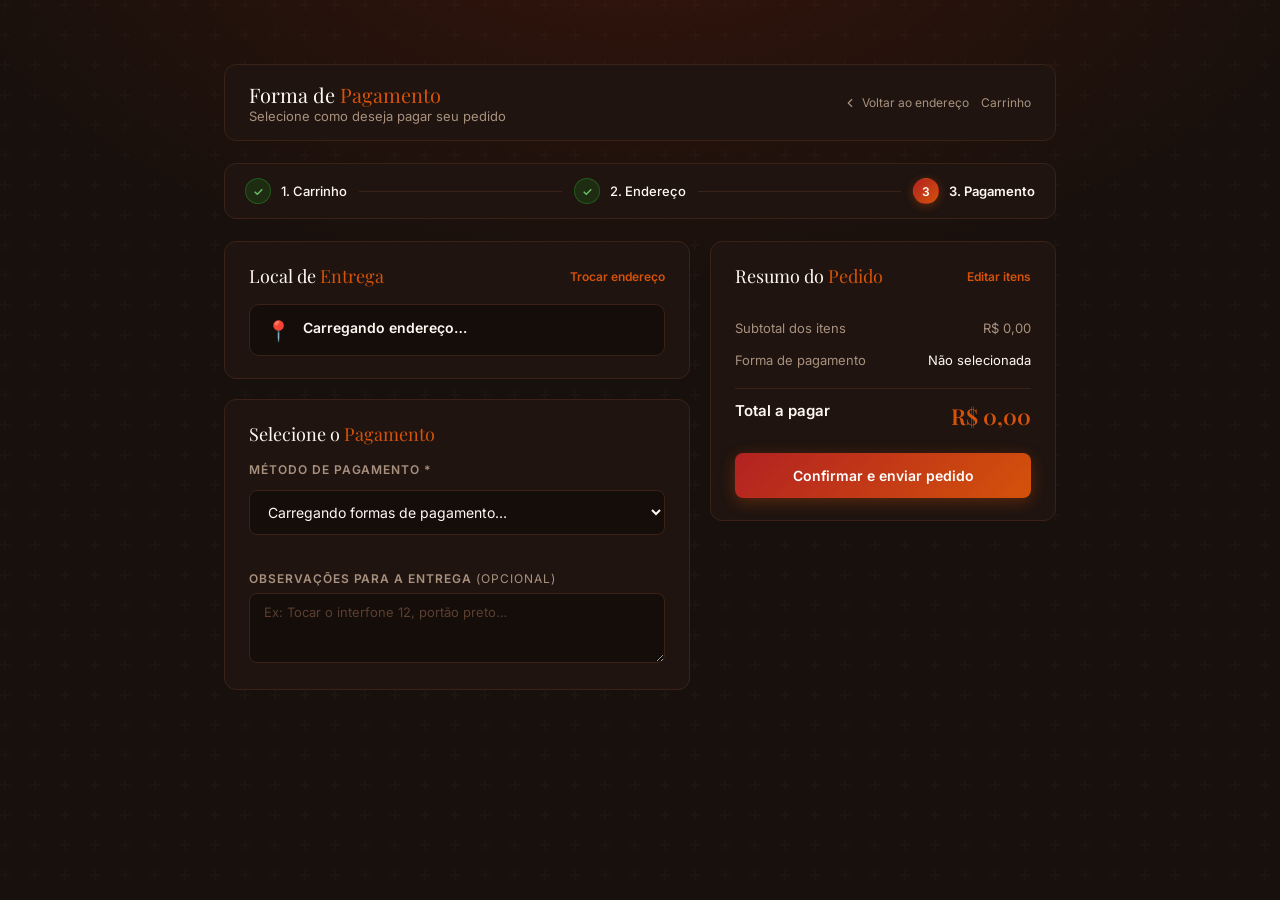
<file: html/pagamento.html>
<!DOCTYPE html>
<html lang="pt-BR">
<head>
  <meta charset="UTF-8" />
  <meta name="viewport" content="width=device-width, initial-scale=1.0" />
  <title>BackStock – Forma de Pagamento</title>
  <link href="https://fonts.googleapis.com/css2?family=Playfair+Display:wght@600;700&family=Inter:wght@400;500;600&display=swap" rel="stylesheet" />
  <link rel="stylesheet" href="../css/style.css" />
  <link rel="stylesheet" href="../css/pagamento.css" />
</head>
<body class="page-dashboard">

<div class="page-wrap">

  <!-- Cabeçalho -->
  <div class="dash-header">
    <div>
      <div class="dash-title">Forma de <span>Pagamento</span></div>
      <div class="dash-user" id="dashUser">Selecione como deseja pagar seu pedido</div>
    </div>
    <div class="header-actions">
      <a href="endereco.html" class="btn-back-dash">
        <svg viewBox="0 0 24 24" fill="none" stroke="currentColor" stroke-width="2" stroke-linecap="round" stroke-linejoin="round"><polyline points="15 18 9 12 15 6"/></svg>
        Voltar ao endereço
      </a>
      <a href="carrinho.html" class="btn-back-dash">
        Carrinho
      </a>
    </div>
  </div>

  <!-- Etapas do Pedido -->
  <div class="checkout-steps">
    <a href="carrinho.html" class="step-item done">
      <span class="step-badge">✓</span>
      <span class="step-label">1. Carrinho</span>
    </a>
    <div class="step-line"></div>
    <a href="endereco.html" class="step-item done">
      <span class="step-badge">✓</span>
      <span class="step-label">2. Endereço</span>
    </a>
    <div class="step-line"></div>
    <div class="step-item active">
      <span class="step-badge">3</span>
      <span class="step-label">3. Pagamento</span>
    </div>
  </div>

  <div class="checkout-grid">

    <!-- COLUNA ESQUERDA: ENDEREÇO + PICKER DE PAGAMENTO -->
    <div class="checkout-col">

      <!-- Card: Endereço de Entrega Selecionado -->
      <div class="panel-card">
        <div class="panel-header">
          <div class="panel-title">Local de <span>Entrega</span></div>
          <a href="endereco.html" class="link-action">Trocar endereço</a>
        </div>

        <div class="endereco-resumo-box" id="boxEnderecoResumo">
          <div class="endereco-resumo-icon">📍</div>
          <div class="endereco-resumo-texto">
            <div class="endereco-resumo-rua" id="pagEndRua">Carregando endereço…</div>
            <div class="endereco-resumo-sub" id="pagEndSub"></div>
          </div>
        </div>

        <!-- Identificação rápida caso esteja sem login -->
        <div class="visitante-fields" id="boxVisitante" style="display:none;">
          <div class="field">
            <label for="visNome">Seu Nome (para entrega) *</label>
            <div class="input-wrap">
              <input type="text" id="visNome" placeholder="Como devemos chamar você?" />
              <svg class="ico" viewBox="0 0 24 24" fill="none" stroke="currentColor" stroke-width="2" stroke-linecap="round" stroke-linejoin="round"><path d="M20 21v-2a4 4 0 0 0-4-4H8a4 4 0 0 0-4 4v2"/><circle cx="12" cy="7" r="4"/></svg>
            </div>
          </div>
          <div class="field">
            <label for="visTelefone">Telefone / WhatsApp <span style="color:var(--text-muted);font-weight:400;">(opcional)</span></label>
            <div class="input-wrap">
              <input type="text" id="visTelefone" placeholder="(00) 00000-0000" maxlength="15" />
              <svg class="ico" viewBox="0 0 24 24" fill="none" stroke="currentColor" stroke-width="2" stroke-linecap="round" stroke-linejoin="round"><path d="M22 16.92v3a2 2 0 0 1-2.18 2 19.79 19.79 0 0 1-8.63-3.07A19.5 19.5 0 0 1 4.69 12 19.79 19.79 0 0 1 1.61 3.4 2 2 0 0 1 3.6 1.22h3a2 2 0 0 1 2 1.72c.127.96.361 1.903.7 2.81a2 2 0 0 1-.45 2.11L7.91 8.79a16 16 0 0 0 6.29 6.29l.96-.96a2 2 0 0 1 2.11-.45c.907.339 1.85.573 2.81.7A2 2 0 0 1 22 16.92z"/></svg>
            </div>
          </div>
        </div>
      </div>

      <!-- Card: Picker de Forma de Pagamento (REQ. 10 - GET /pagamentos/get) -->
      <div class="panel-card">
        <div class="panel-header">
          <div class="panel-title">Selecione o <span>Pagamento</span></div>
        </div>

        <div class="alert" id="alertPagamento" role="alert">
          <svg viewBox="0 0 24 24" fill="none" stroke="currentColor" stroke-width="2" stroke-linecap="round" stroke-linejoin="round"><circle cx="12" cy="12" r="10"/><line x1="12" y1="8" x2="12" y2="12"/><line x1="12" y1="16" x2="12.01" y2="16"/></svg>
          <span id="alertPagamentoText">Selecione uma forma de pagamento.</span>
        </div>

        <!-- Picker Select (Dropdown) -->
        <div class="picker-select-wrap">
          <label for="pickerPagamento">Método de pagamento *</label>
          <select id="pickerPagamento" class="picker-select">
            <option value="">Carregando formas de pagamento…</option>
          </select>
        </div>

        <!-- Picker Visual em Cards (Sincronizado com o Select) -->
        <div class="pagamento-cards-grid" id="pagamentoCardsGrid"></div>

        <!-- Detalhe condicional: PIX -->
        <div class="pagamento-detalhe-box" id="detalhePix">
          <div style="font-size:13px;color:var(--cream);font-weight:600;">⚡ Pagamento via PIX</div>
          <p style="font-size:12px;color:var(--text-muted);line-height:1.5;">
            Você pode pagar pelo PIX usando a chave CNPJ do <strong>Bar e Pizzaria Clube de Campo Recreativo</strong> ou diretamente com o entregador via QR Code na maquininha:
          </p>
          <div class="pix-key-row">
            <span class="pix-key-code" id="chavePixTexto">58.390.050/0001-02</span>
            <button type="button" class="btn-copy-pix" id="btnCopiarPix">Copiar chave CNPJ</button>
          </div>
        </div>

        <!-- Detalhe condicional: Dinheiro / Troco -->
        <div class="pagamento-detalhe-box" id="detalheDinheiro">
          <label class="troco-check-label">
            <input type="checkbox" id="chkPrecisaTroco" />
            <span>Preciso de troco na entrega</span>
          </label>
          <div class="field" id="wrapValorTroco" style="display:none;margin-bottom:0;">
            <label for="inputTrocoPara">Troco para quanto? (R$)</label>
            <div class="input-wrap">
              <input type="number" id="inputTrocoPara" placeholder="Ex: 100,00" min="0" step="0.01" />
              <svg class="ico" viewBox="0 0 24 24" fill="none" stroke="currentColor" stroke-width="2" stroke-linecap="round" stroke-linejoin="round"><line x1="12" y1="1" x2="12" y2="23"/><path d="M17 5H9.5a3.5 3.5 0 0 0 0 7h5a3.5 3.5 0 0 1 0 7H6"/></svg>
            </div>
          </div>
        </div>

        <!-- Detalhe condicional: Cartão -->
        <div class="pagamento-detalhe-box" id="detalheCartao">
          <div style="font-size:13px;color:var(--cream);font-weight:600;">💳 Pagamento na Entrega</div>
          <p style="font-size:12px;color:var(--text-muted);line-height:1.5;">
            Nosso entregador levará a maquininha de cartão até o seu endereço. Aceitamos as principais bandeiras.
          </p>
        </div>

        <!-- Observações gerais do pedido -->
        <div class="field" style="margin-bottom:0;margin-top:4px;">
          <label for="obsPedido">Observações para a entrega <span style="color:var(--text-muted);font-weight:400;">(opcional)</span></label>
          <textarea id="obsPedido" placeholder="Ex: Tocar o interfone 12, portão preto…"></textarea>
        </div>
      </div>

    </div>

    <!-- COLUNA DIREITA: RESUMO DO PEDIDO -->
    <div class="checkout-col">
      <div class="panel-card">
        <div class="panel-header">
          <div class="panel-title">Resumo do <span>Pedido</span></div>
          <a href="carrinho.html" class="link-action">Editar itens</a>
        </div>

        <div class="resumo-itens-lista" id="resumoItensLista"></div>

        <div class="resumo-linha">
          <span>Subtotal dos itens</span>
          <span id="pagSubtotal">R$ 0,00</span>
        </div>
        <div class="resumo-linha">
          <span>Forma de pagamento</span>
          <span id="pagMetodoResumo" style="color:var(--cream);">Não selecionada</span>
        </div>
        <div class="resumo-linha resumo-total">
          <span>Total a pagar</span>
          <span id="pagTotal">R$ 0,00</span>
        </div>

        <button class="btn-confirmar-pedido" id="btnConfirmarPedido" type="button">
          Confirmar e enviar pedido
        </button>
      </div>
    </div>

  </div>

</div>

<!-- MODAL DE PEDIDO REALIZADO COM SUCESSO -->
<div class="modal-overlay" id="modalSucessoPedido">
  <div class="modal-sucesso">
    <div class="sucesso-icon-circle">
      <svg viewBox="0 0 24 24" fill="none" stroke="currentColor" stroke-width="2.2" stroke-linecap="round" stroke-linejoin="round">
        <path d="M22 11.08V12a10 10 0 1 1-5.93-9.14"/>
        <polyline points="22 4 12 14.01 9 11.01"/>
      </svg>
    </div>
    <div class="modal-title" style="font-family:'Playfair Display',serif;font-size:24px;color:var(--cream);">
      Pedido <span style="color:var(--orange);">Confirmado!</span>
    </div>
    <p style="font-size:13px;color:var(--text-muted);line-height:1.5;">
      Seu pedido foi recebido pelo <strong>Bar e Pizzaria Clube de Campo Recreativo</strong> e já entrou em preparo.
    </p>
    <div class="sucesso-resumo-box" id="sucessoResumoBox"></div>
    <button class="btn-confirmar-pedido" id="btnVoltarInicio" type="button" style="margin-top:8px;">
      Voltar ao cardápio
    </button>
  </div>
</div>

<!-- Toast -->
<div class="toast" id="toast">
  <svg id="toastIcon" viewBox="0 0 24 24" fill="none" stroke="currentColor" stroke-width="2" stroke-linecap="round" stroke-linejoin="round"></svg>
  <span id="toastMsg"></span>
</div>

<script type="module" src="../js/pagamento.js"></script>
</body>
</html>
</file>
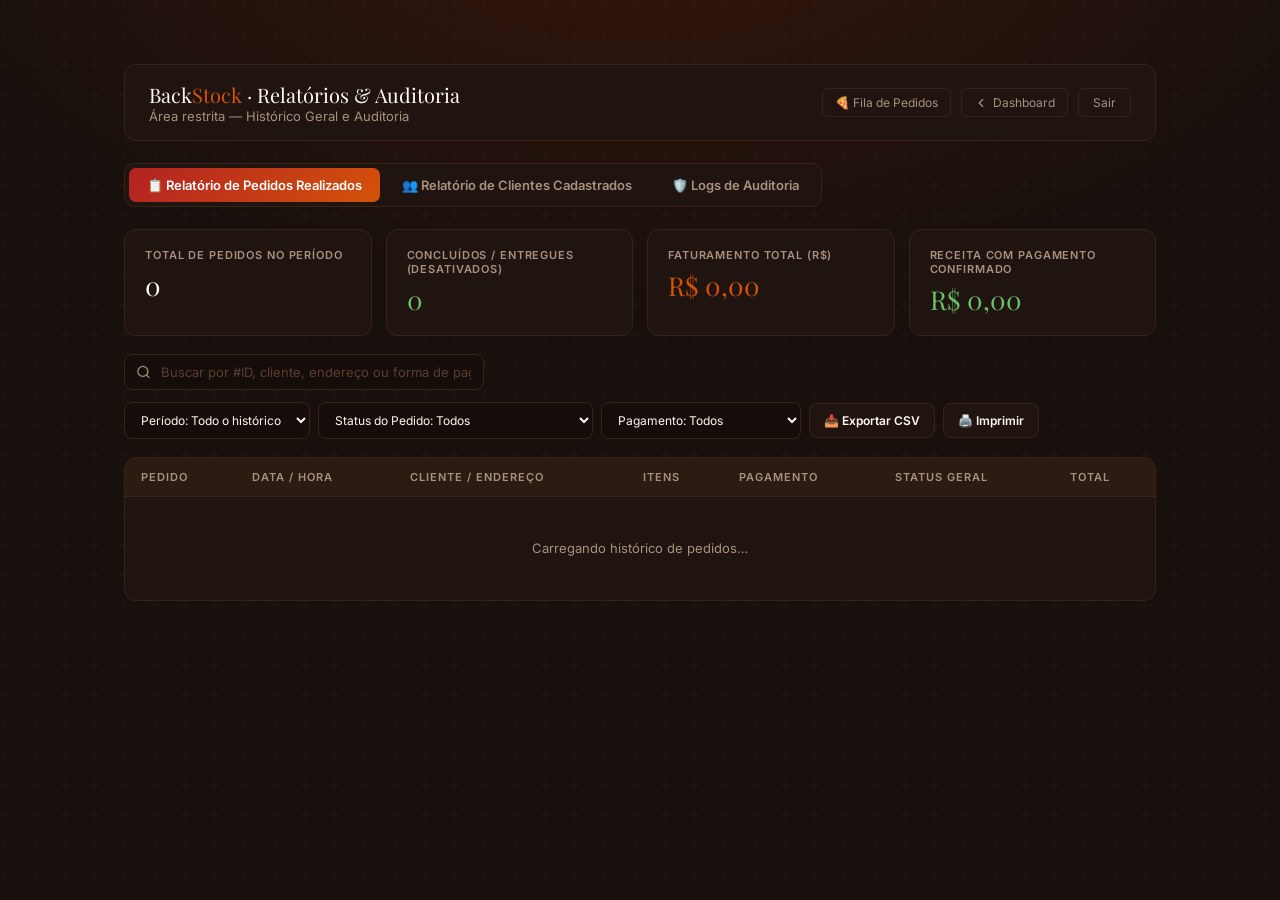
<file: html/relatorios.html>
<!DOCTYPE html>
<html lang="pt-BR">
<head>
  <meta charset="UTF-8" />
  <meta name="viewport" content="width=device-width, initial-scale=1.0" />
  <title>BackStock – Relatórios e Logs de Auditoria</title>
  <link href="https://fonts.googleapis.com/css2?family=Playfair+Display:wght@600;700&family=Inter:wght@400;500;600&display=swap" rel="stylesheet" />
  <link rel="stylesheet" href="../css/style.css" />
  <link rel="stylesheet" href="../css/relatorios.css" />
</head>
<body class="page-dashboard">

<div class="page-wrap">

  <!-- Header -->
  <div class="dash-header">
    <div>
      <div class="dash-title">Back<span>Stock</span> · Relatórios &amp; Auditoria</div>
      <div class="dash-user" id="dashUser">Área restrita — Histórico Geral e Auditoria</div>
    </div>
    <div class="header-actions">
      <a href="gerenciamentoPedidos.html" class="btn-back-dash">
        🍕 Fila de Pedidos
      </a>
      <a href="../adm/dashboard.html" class="btn-back-dash">
        <svg viewBox="0 0 24 24" fill="none" stroke="currentColor" stroke-width="2" stroke-linecap="round" stroke-linejoin="round"><polyline points="15 18 9 12 15 6"/></svg>
        Dashboard
      </a>
      <button class="btn-logout" id="btnLogout" type="button">Sair</button>
    </div>
  </div>

  <!-- Abas Principais -->
  <div class="tabs">
    <button class="tab-btn active" data-tab="pedidos" type="button">📋 Relatório de Pedidos Realizados</button>
    <button class="tab-btn" data-tab="clientes" type="button">👥 Relatório de Clientes Cadastrados</button>
    <button class="tab-btn" data-tab="logs" type="button">🛡️ Logs de Auditoria</button>
  </div>

  <!-- ══════════ ABA 1: RELATÓRIO DE PEDIDOS REALIZADOS ══════════ -->
  <div class="tab-panel active" id="tab-pedidos">

    <div class="kpi-grid">
      <div class="kpi-card">
        <div class="kpi-label">Total de Pedidos no Período</div>
        <div class="kpi-val" id="relPedTotalQtd">0</div>
      </div>
      <div class="kpi-card">
        <div class="kpi-label">Concluídos / Entregues (Desativados)</div>
        <div class="kpi-val kpi-green" id="relPedEntreguesQtd">0</div>
      </div>
      <div class="kpi-card">
        <div class="kpi-label">Faturamento Total (R$)</div>
        <div class="kpi-val kpi-orange" id="relPedValorTotal">R$ 0,00</div>
      </div>
      <div class="kpi-card">
        <div class="kpi-label">Receita com Pagamento Confirmado</div>
        <div class="kpi-val kpi-green" id="relPedValorPago">R$ 0,00</div>
      </div>
    </div>

    <div class="toolbar">
      <div class="search-wrap">
        <svg viewBox="0 0 24 24" fill="none" stroke="currentColor" stroke-width="2" stroke-linecap="round" stroke-linejoin="round"><circle cx="11" cy="11" r="8"/><line x1="21" y1="21" x2="16.65" y2="16.65"/></svg>
        <input class="search-input" id="searchRelPedido" placeholder="Buscar por #ID, cliente, endereço ou forma de pagamento…" />
      </div>

      <div class="filters-group">
        <select id="filtroRelPeriodo" class="filter-select">
          <option value="todos">Período: Todo o histórico</option>
          <option value="hoje">Hoje</option>
          <option value="7dias">Últimos 7 dias</option>
          <option value="mes">Últimos 30 dias</option>
        </select>

        <select id="filtroRelStatusPedido" class="filter-select">
          <option value="todos">Status do Pedido: Todos</option>
          <option value="Entregue">✅ Entregues / Concluídos (Desativados)</option>
          <option value="ativos">🍕 Em andamento (Fila ativa)</option>
          <option value="Pendente">🕒 Pendente</option>
          <option value="Preparando">🔥 Preparando</option>
          <option value="Saiu para entrega">🛵 Saiu para entrega</option>
        </select>

        <select id="filtroRelStatusPag" class="filter-select">
          <option value="todos">Pagamento: Todos</option>
          <option value="Pagamento realizado">💚 Pagamento realizado</option>
          <option value="Aguardando pagamento">⏳ Aguardando pagamento</option>
        </select>

        <button class="btn-export" id="btnExportarPedidosCsv" type="button">📥 Exportar CSV</button>
        <button class="btn-export" onclick="window.print()" type="button">🖨️ Imprimir</button>
      </div>
    </div>

    <div class="table-wrap">
      <table>
        <thead>
          <tr>
            <th>Pedido</th>
            <th>Data / Hora</th>
            <th>Cliente / Endereço</th>
            <th class="hide-mobile">Itens</th>
            <th>Pagamento</th>
            <th>Status Geral</th>
            <th>Total</th>
          </tr>
        </thead>
        <tbody id="bodyRelPedidos">
          <tr class="empty-row"><td colspan="7">Carregando histórico de pedidos…</td></tr>
        </tbody>
      </table>
    </div>
  </div>

  <!-- ══════════ ABA 2: RELATÓRIO DE CLIENTES CADASTRADOS ══════════ -->
  <div class="tab-panel" id="tab-clientes">

    <div class="kpi-grid">
      <div class="kpi-card">
        <div class="kpi-label">Total de Clientes Cadastrados</div>
        <div class="kpi-val" id="relCliTotal">0</div>
      </div>
      <div class="kpi-card">
        <div class="kpi-label">Clientes Ativos</div>
        <div class="kpi-val kpi-green" id="relCliAtivos">0</div>
      </div>
      <div class="kpi-card">
        <div class="kpi-label">Clientes Inativos</div>
        <div class="kpi-val kpi-warn" id="relCliInativos">0</div>
      </div>
      <div class="kpi-card">
        <div class="kpi-label">Endereços Cadastrados</div>
        <div class="kpi-val kpi-orange" id="relCliEnderecos">0</div>
      </div>
    </div>

    <div class="toolbar">
      <div class="search-wrap">
        <svg viewBox="0 0 24 24" fill="none" stroke="currentColor" stroke-width="2" stroke-linecap="round" stroke-linejoin="round"><circle cx="11" cy="11" r="8"/><line x1="21" y1="21" x2="16.65" y2="16.65"/></svg>
        <input class="search-input" id="searchRelCliente" placeholder="Buscar por nome, CPF, e-mail ou cidade…" />
      </div>

      <div class="filters-group">
        <select id="filtroRelStatusCliente" class="filter-select">
          <option value="todos">Status: Todos os clientes</option>
          <option value="ativos">Ativos</option>
          <option value="inativos">Inativos</option>
        </select>

        <button class="btn-export" id="btnExportarClientesCsv" type="button">📥 Exportar CSV</button>
        <button class="btn-export" onclick="window.print()" type="button">🖨️ Imprimir</button>
      </div>
    </div>

    <div class="table-wrap">
      <table>
        <thead>
          <tr>
            <th>Código</th>
            <th>Nome</th>
            <th class="hide-mobile">CPF</th>
            <th>Contato</th>
            <th class="hide-mobile">Endereço(s) Vinculado(s)</th>
            <th class="hide-mobile">Data Cadastro</th>
            <th>Status</th>
          </tr>
        </thead>
        <tbody id="bodyRelClientes">
          <tr class="empty-row"><td colspan="7">Carregando histórico de clientes…</td></tr>
        </tbody>
      </table>
    </div>
  </div>

  <!-- ══════════ ABA 3: LOGS DE AUDITORIA ══════════ -->
  <div class="tab-panel" id="tab-logs">

    <div class="toolbar">
      <div class="search-wrap">
        <svg viewBox="0 0 24 24" fill="none" stroke="currentColor" stroke-width="2" stroke-linecap="round" stroke-linejoin="round"><circle cx="11" cy="11" r="8"/><line x1="21" y1="21" x2="16.65" y2="16.65"/></svg>
        <input class="search-input" id="searchRelLogs" placeholder="Buscar por administrador, pedido, ação ou detalhe…" />
      </div>

      <div class="filters-group">
        <select id="filtroRelModuloLog" class="filter-select">
          <option value="todos">Módulo: Todos</option>
          <option value="Pedidos">Pedidos</option>
          <option value="Pagamentos">Pagamentos</option>
          <option value="Produtos">Produtos</option>
          <option value="Categorias">Categorias</option>
          <option value="Clientes">Clientes</option>
        </select>

        <button class="btn-export" id="btnExportarLogsCsv" type="button">📥 Exportar Logs CSV</button>
      </div>
    </div>

    <div class="table-wrap">
      <table>
        <thead>
          <tr>
            <th>Data / Hora</th>
            <th>Responsável</th>
            <th>Módulo</th>
            <th>Ação</th>
            <th>Referência</th>
            <th>Detalhes da Operação</th>
          </tr>
        </thead>
        <tbody id="bodyRelLogs">
          <tr class="empty-row"><td colspan="6">Carregando logs de auditoria…</td></tr>
        </tbody>
      </table>
    </div>
  </div>

</div>

<!-- Toast -->
<div class="toast" id="toast">
  <svg id="toastIcon" viewBox="0 0 24 24" fill="none" stroke="currentColor" stroke-width="2" stroke-linecap="round" stroke-linejoin="round"></svg>
  <span id="toastMsg"></span>
</div>

<script type="module" src="../js/relatorios.js"></script>
</body>
</html>
</file>
<file: css/style.css>
*, *::before, *::after { box-sizing: border-box; margin: 0; padding: 0; }

:root {
  --red-deep:    #7A1515;
  --red-mid:     #B22222;
  --orange:      #D4520A;
  --cream:       #FFF8F0;
  --cream-dark:  #F0E6D8;
  --bg:          #18100C;
  --bg-card:     #1F1410;
  --text-light:  #FFF8F0;
  --text-muted:  #A8917E;
  --border:      #3A2316;
  --input-bg:    #150D09;
}

body {
  min-height: 100vh;
  background-color: var(--bg);
  background-image:
    radial-gradient(ellipse 80% 60% at 50% -10%, rgba(180,40,10,0.18) 0%, transparent 70%),
    url("data:image/svg+xml,%3Csvg width='60' height='60' viewBox='0 0 60 60' xmlns='http://www.w3.org/2000/svg'%3E%3Cg fill='none' fill-rule='evenodd'%3E%3Cg fill='%23ffffff' fill-opacity='0.015'%3E%3Cpath d='M36 34v-4h-2v4h-4v2h4v4h2v-4h4v-2h-4zm0-30V0h-2v4h-4v2h4v4h2V6h4V4h-4zM6 34v-4H4v4H0v2h4v4h2v-4h4v-2H6zM6 4V0H4v4H0v2h4v4h2V6h4V4H6z'/%3E%3C/g%3E%3C/g%3E%3C/svg%3E");
  display: flex;
  align-items: center;
  justify-content: center;
  font-family: 'Inter', sans-serif;
  padding: 24px;
}

.card {
  width: 100%;
  max-width: 420px;
  background: var(--bg-card);
  border: 1px solid var(--border);
  border-radius: 16px;
  padding: 48px 40px 40px;
  box-shadow:
    0 0 0 1px rgba(212,82,10,0.08),
    0 24px 64px rgba(0,0,0,0.6),
    0 0 80px rgba(180,34,34,0.06);
}

/* ── Logo ── */
.logo-wrap {
  display: flex;
  flex-direction: column;
  align-items: center;
  gap: 12px;
  margin-bottom: 36px;
}

.logo-icon {
  width: 64px;
  height: 64px;
}

.logo-text {
  text-align: center;
}

.logo-text .brand {
  font-family: 'Playfair Display', serif;
  font-size: 28px;
  font-weight: 700;
  color: var(--cream);
  letter-spacing: 0.02em;
  line-height: 1;
}

.logo-text .brand span {
  color: var(--orange);
}

.logo-text .tagline {
  font-size: 11px;
  font-weight: 500;
  letter-spacing: 0.18em;
  text-transform: uppercase;
  color: var(--text-muted);
  margin-top: 5px;
}

/* ── Divider ── */
.divider {
  display: flex;
  align-items: center;
  gap: 10px;
  margin-bottom: 28px;
}
.divider::before, .divider::after {
  content: '';
  flex: 1;
  height: 1px;
  background: linear-gradient(to right, transparent, var(--border));
}
.divider::after {
  background: linear-gradient(to left, transparent, var(--border));
}
.divider-label {
  font-size: 11px;
  font-weight: 500;
  letter-spacing: 0.14em;
  text-transform: uppercase;
  color: var(--text-muted);
  white-space: nowrap;
}

/* ── Form ── */
.field {
  margin-bottom: 16px;
}

label {
  display: block;
  font-size: 12px;
  font-weight: 600;
  letter-spacing: 0.08em;
  text-transform: uppercase;
  color: var(--text-muted);
  margin-bottom: 7px;
}

.input-wrap {
  position: relative;
  display: flex;
  align-items: center;
}

.input-wrap svg {
  position: absolute;
  left: 14px;
  top: 50%;
  transform: translateY(-50%);
  pointer-events: none;
  color: var(--text-muted);
  transition: color 0.2s;
}

input {
  width: 100%;
  background: var(--input-bg);
  border: 1px solid var(--border);
  border-radius: 8px;
  padding: 12px 14px 12px 42px;
  font-family: 'Inter', sans-serif;
  font-size: 14px;
  color: var(--cream);
  outline: none;
  transition: border-color 0.2s, box-shadow 0.2s;
  -webkit-appearance: none;
}

input::placeholder { color: #5A3E30; }

input:focus {
  border-color: var(--orange);
  box-shadow: 0 0 0 3px rgba(212,82,10,0.14);
}

input:focus + svg,
.input-wrap:focus-within svg {
  color: var(--orange);
}

/* icon inside wrap needs to come after input in DOM, but visually before */
.input-wrap input { order: 1; }
.input-wrap .ico  { order: 0; position: absolute; left: 14px; z-index: 1; }

/* password toggle */
.toggle-pass {
  position: absolute;
  right: 12px;
  top: 50%;
  transform: translateY(-50%);
  background: none;
  border: none;
  cursor: pointer;
  color: var(--text-muted);
  padding: 16px;
  display: flex;
  align-items: center;
  transition: color 0.2s;
  z-index: 2;
}
.toggle-pass:hover { color: var(--cream); }
#senha { padding-right: 42px; }

/* ── Forgot ── */
.forgot {
  text-align: right;
  margin-top: 8px;
}
.forgot a {
  font-size: 12px;
  color: var(--text-muted);
  text-decoration: none;
  transition: color 0.2s;
}
.forgot a:hover { color: var(--orange); }

/* ── Alert ── */
.alert svg,
.input-wrap .ico,
.toggle-pass svg {
  width: 16px;
  height: 16px;
  flex-shrink: 0;
}

.alert {
  display: none;
  align-items: center;
  gap: 8px;
  background: rgba(178,34,34,0.12);
  border: 1px solid rgba(178,34,34,0.3);
  border-radius: 8px;
  padding: 10px 14px;
  font-size: 13px;
  color: #E88080;
  margin-bottom: 16px;
}
.alert.visible { display: flex; }

/* ── Button ── */
.btn-login {
  width: 100%;
  margin-top: 24px;
  background: linear-gradient(135deg, var(--red-mid) 0%, var(--orange) 100%);
  color: #fff;
  font-family: 'Inter', sans-serif;
  font-size: 14px;
  font-weight: 600;
  letter-spacing: 0.06em;
  border: none;
  border-radius: 8px;
  padding: 14px;
  cursor: pointer;
  transition: opacity 0.2s, transform 0.1s, box-shadow 0.2s;
  box-shadow: 0 4px 20px rgba(212,82,10,0.3);
}
.btn-login:hover  { opacity: 0.92; box-shadow: 0 6px 24px rgba(212,82,10,0.4); }
.btn-login:active { transform: scale(0.985); }

.btn-login.loading {
  pointer-events: none;
  opacity: 0.7;
}

/* ── Footer ── */
.card-footer {
  margin-top: 28px;
  text-align: center;
  font-size: 11px;
  color: #4A3025;
  letter-spacing: 0.04em;
}

/* ── Screen padrão (após login) ── */
.dashboard {
  display: flex;
  width: 100%;
  max-width: 800px;
  flex-direction: column;
  align-items: center;
  gap: 24px;
}

body.page-dashboard {
  display: flex;
  align-items: flex-start;
  justify-content: center;
  padding: 32px 24px;
}

.dash-header {
  width: 100%;
  display: flex;
  align-items: center;
  justify-content: space-between;
  background: var(--bg-card);
  border: 1px solid var(--border);
  border-radius: 12px;
  padding: 16px 24px;
}

.dash-title {
  font-family: 'Playfair Display', serif;
  font-size: 20px;
  color: var(--cream);
}
.dash-title span { color: var(--orange); }

.dash-user {
  font-size: 13px;
  color: var(--text-muted);
}

.btn-logout {
  background: none;
  border: 1px solid var(--border);
  border-radius: 6px;
  color: var(--text-muted);
  font-size: 12px;
  font-family: 'Inter', sans-serif;
  padding: 6px 14px;
  cursor: pointer;
  transition: border-color 0.2s, color 0.2s;
}
.btn-logout:hover { border-color: var(--orange); color: var(--orange); }

.dash-grid {
  width: 100%;
  display: grid;
  grid-template-columns: repeat(auto-fit, minmax(180px, 1fr));
  gap: 16px;
}

.dash-card {
  background: var(--bg-card);
  border: 1px solid var(--border);
  border-radius: 12px;
  padding: 24px 20px;
  text-align: center;
}

.dash-card .dc-icon { font-size: 32px; margin-bottom: 10px; }
.dash-card .dc-label {
  font-size: 12px;
  font-weight: 600;
  letter-spacing: 0.1em;
  text-transform: uppercase;
  color: var(--text-muted);
}
.dash-card .dc-val {
  font-family: 'Playfair Display', serif;
  font-size: 28px;
  color: var(--cream);
  margin-top: 4px;
}

.dash-note {
  font-size: 12px;
  color: var(--text-muted);
  text-align: center;
  padding: 12px;
  border: 1px dashed var(--border);
  border-radius: 8px;
  width: 100%;
}

@media (max-width: 480px) {
  .card { padding: 36px 24px 32px; }
}
</file>
<file: css/index.css>
body.page-home {
  display: block;
  padding: 0;
  background-color: var(--bg);
  background-image:
    radial-gradient(ellipse 80% 40% at 50% -5%, rgba(180,40,10,0.15) 0%, transparent 60%),
    url("data:image/svg+xml,%3Csvg width='60' height='60' viewBox='0 0 60 60' xmlns='http://www.w3.org/2000/svg'%3E%3Cg fill='none' fill-rule='evenodd'%3E%3Cg fill='%23ffffff' fill-opacity='0.015'%3E%3Cpath d='M36 34v-4h-2v4h-4v2h4v4h2v-4h4v-2h-4zm0-30V0h-2v4h-4v2h4v4h2V6h4V4h-4zM6 34v-4H4v4H0v2h4v4h2v-4h4v-2H6zM6 4V0H4v4H0v2h4v4h2V6h4V4H6z'/%3E%3C/g%3E%3C/g%3E%3C/svg%3E");
}

/* ── Navbar ── */
.navbar {
  display: flex;
  align-items: center;
  justify-content: space-between;
  gap: 16px;
  padding: 14px 40px;
  position: sticky;
  top: 0;
  z-index: 50;
  background: rgba(24,16,12,0.9);
  backdrop-filter: blur(12px);
  border-bottom: 1px solid var(--border);
}

.nav-brand {
  font-family: 'Playfair Display', serif;
  font-size: 20px;
  font-weight: 700;
  color: var(--cream);
  white-space: nowrap;
}
.nav-brand span { color: var(--orange); }

/* ── Search ── */
.nav-search {
  position: relative;
  flex: 1;
  max-width: 380px;
}
.nav-search svg {
  position: absolute;
  left: 12px;
  top: 50%;
  transform: translateY(-50%);
  color: var(--text-muted);
  pointer-events: none;
  width: 15px;
  height: 15px;
}
.nav-search input {
  width: 100%;
  background: var(--input-bg);
  border: 1px solid var(--border);
  border-radius: 8px;
  padding: 9px 12px 9px 36px;
  font-family: 'Inter', sans-serif;
  font-size: 13px;
  color: var(--cream);
  outline: none;
  transition: border-color 0.2s;
}
.nav-search input::placeholder { color: #5A3E30; }
.nav-search input:focus { border-color: var(--orange); }

.search-dropdown {
  display: none;
  position: absolute;
  top: calc(100% + 6px);
  left: 0;
  right: 0;
  background: var(--bg-card);
  border: 1px solid var(--border);
  border-radius: 10px;
  overflow: hidden;
  box-shadow: 0 12px 32px rgba(0,0,0,0.5);
  z-index: 100;
}
.search-dropdown.open { display: block; }

.search-item {
  display: flex;
  align-items: center;
  justify-content: space-between;
  padding: 11px 16px;
  cursor: pointer;
  transition: background 0.15s;
  border-bottom: 1px solid rgba(58,35,22,0.4);
}
.search-item:last-child { border-bottom: none; }
.search-item:hover { background: rgba(58,35,22,0.5); }
.search-item-nome { font-size: 13px; color: var(--cream); }
.search-item-cat  { font-size: 11px; color: var(--text-muted); margin-top: 2px; }
.search-item-preco { font-family: 'Playfair Display', serif; font-size: 14px; color: var(--orange); }
.search-empty { padding: 16px; font-size: 13px; color: var(--text-muted); text-align: center; }

/* ── Nav actions ── */
.nav-actions { display: flex; gap: 10px; align-items: center; white-space: nowrap; }

.nav-user { font-size: 13px; color: var(--text-muted); }
.nav-user strong { color: var(--cream); }

.btn-nav-location {
  display: inline-flex;
  align-items: center;
  gap: 6px;
  font-family: 'Inter', sans-serif;
  font-size: 12px;
  font-weight: 500;
  padding: 8px 13px;
  border: 1px solid var(--border);
  border-radius: 8px;
  background: rgba(212, 82, 10, 0.08);
  color: var(--cream);
  text-decoration: none;
  max-width: 210px;
  overflow: hidden;
  text-overflow: ellipsis;
  white-space: nowrap;
  transition: border-color 0.2s, background 0.2s;
}
.btn-nav-location:hover {
  border-color: var(--orange);
  background: rgba(212, 82, 10, 0.16);
}

.btn-nav-ghost {
  font-family: 'Inter', sans-serif;
  font-size: 13px;
  font-weight: 600;
  padding: 8px 16px;
  border: 1px solid var(--border);
  border-radius: 8px;
  background: none;
  color: var(--text-muted);
  cursor: pointer;
  transition: border-color 0.2s, color 0.2s;
}
.btn-nav-ghost:hover { border-color: var(--orange); color: var(--orange); }

.btn-nav {
  font-family: 'Inter', sans-serif;
  font-size: 13px;
  font-weight: 600;
  padding: 8px 16px;
  border: none;
  border-radius: 8px;
  background: linear-gradient(135deg, var(--red-mid), var(--orange));
  color: #fff;
  cursor: pointer;
  transition: opacity 0.2s;
  box-shadow: 0 3px 12px rgba(212,82,10,0.25);
}
.btn-nav:hover { opacity: 0.88; }

/* ── Cookie Banner (REQ. 11) ── */
.cookie-banner {
  position: fixed;
  bottom: 20px;
  left: 50%;
  transform: translateX(-50%);
  width: calc(100% - 32px);
  max-width: 780px;
  background: var(--bg-card);
  border: 1px solid rgba(212, 82, 10, 0.4);
  border-radius: 12px;
  padding: 14px 20px;
  display: flex;
  align-items: center;
  justify-content: space-between;
  gap: 16px;
  z-index: 60;
  box-shadow: 0 12px 36px rgba(0, 0, 0, 0.65);
}
.cookie-banner-text {
  font-size: 12px;
  color: var(--text-muted);
  line-height: 1.45;
}
.cookie-banner-text strong {
  color: var(--cream);
}
.btn-cookie-accept {
  background: linear-gradient(135deg, var(--red-mid), var(--orange));
  color: #fff;
  border: none;
  border-radius: 8px;
  padding: 9px 16px;
  font-family: 'Inter', sans-serif;
  font-size: 12px;
  font-weight: 600;
  cursor: pointer;
  white-space: nowrap;
  transition: opacity 0.2s;
}
.btn-cookie-accept:hover {
  opacity: 0.9;
}

/* ── Hero ── */
.hero {
  display: flex;
  align-items: center;
  justify-content: space-between;
  gap: 40px;
  padding: 64px 40px;
  max-width: 1100px;
  margin: 0 auto;
}
.hero-content { flex: 1; }

.hero-tag {
  display: inline-flex;
  align-items: center;
  gap: 6px;
  font-size: 11px;
  font-weight: 600;
  letter-spacing: 0.12em;
  text-transform: uppercase;
  color: var(--orange);
  background: rgba(212,82,10,0.1);
  border: 1px solid rgba(212,82,10,0.2);
  border-radius: 20px;
  padding: 5px 14px;
  margin-bottom: 16px;
}

.hero-title {
  font-family: 'Playfair Display', serif;
  font-size: 48px;
  font-weight: 700;
  color: var(--cream);
  line-height: 1.1;
  margin-bottom: 14px;
}
.hero-title span { color: var(--orange); }

.hero-sub {
  font-size: 14px;
  color: var(--text-muted);
  line-height: 1.7;
  max-width: 400px;
  margin-bottom: 28px;
}

.btn-hero {
  font-family: 'Inter', sans-serif;
  font-size: 14px;
  font-weight: 600;
  padding: 13px 28px;
  border: none;
  border-radius: 10px;
  background: linear-gradient(135deg, var(--red-mid), var(--orange));
  color: #fff;
  cursor: pointer;
  transition: opacity 0.2s, box-shadow 0.2s;
  box-shadow: 0 4px 20px rgba(212,82,10,0.35);
}
.btn-hero:hover { opacity: 0.9; }

.hero-img {
  flex-shrink: 0;
  width: 260px;
  height: 260px;
  filter: drop-shadow(0 20px 60px rgba(212,82,10,0.2));
  animation: float 4s ease-in-out infinite;
}
.hero-img svg { width: 100%; height: 100%; }

@keyframes float {
  0%, 100% { transform: translateY(0); }
  50%       { transform: translateY(-10px); }
}

/* ── Cardápio ── */
.cardapio {
  padding: 48px 40px 120px;
  max-width: 1100px;
  margin: 0 auto;
}

.section-header { margin-bottom: 36px; }
.section-tag {
  font-size: 11px;
  font-weight: 600;
  letter-spacing: 0.16em;
  text-transform: uppercase;
  color: var(--orange);
  margin-bottom: 8px;
}
.section-title {
  font-family: 'Playfair Display', serif;
  font-size: 32px;
  color: var(--cream);
}
.section-title span { color: var(--orange); }

.loading-state {
  font-size: 13px;
  color: var(--text-muted);
  padding: 40px;
  text-align: center;
}

/* Categoria */
.categoria-section { margin-bottom: 40px; }

.categoria-titulo {
  font-family: 'Playfair Display', serif;
  font-size: 20px;
  color: var(--cream);
  margin-bottom: 16px;
  display: flex;
  align-items: center;
  gap: 10px;
}
.categoria-titulo::after {
  content: '';
  flex: 1;
  height: 1px;
  background: var(--border);
}

.produtos-grid {
  display: grid;
  grid-template-columns: repeat(auto-fill, minmax(240px, 1fr));
  gap: 16px;
}

.produto-card {
  background: var(--bg-card);
  border: 1px solid var(--border);
  border-radius: 12px;
  padding: 20px;
  cursor: pointer;
  transition: border-color 0.2s, transform 0.2s;
  display: flex;
  flex-direction: column;
  gap: 8px;
}
.produto-card:hover { border-color: rgba(212,82,10,0.4); transform: translateY(-2px); }

.produto-nome {
  font-family: 'Playfair Display', serif;
  font-size: 16px;
  color: var(--cream);
}
.produto-ingredientes {
  font-size: 12px;
  color: var(--text-muted);
  line-height: 1.5;
  flex: 1;
}
.produto-footer {
  display: flex;
  align-items: center;
  justify-content: space-between;
  margin-top: 4px;
}
.produto-preco {
  font-family: 'Playfair Display', serif;
  font-size: 18px;
  color: var(--orange);
}
.btn-add-cart {
  background: linear-gradient(135deg, var(--red-mid), var(--orange));
  color: #fff;
  border: none;
  border-radius: 6px;
  padding: 6px 12px;
  font-size: 12px;
  font-weight: 600;
  font-family: 'Inter', sans-serif;
  cursor: pointer;
  transition: opacity 0.2s;
}
.btn-add-cart:hover { opacity: 0.85; }

/* ── Modal produto ── */
.modal-produto-nome {
  font-family: 'Playfair Display', serif;
  font-size: 20px;
  color: var(--cream);
  margin-bottom: 4px;
}
.modal-produto-preco {
  font-family: 'Playfair Display', serif;
  font-size: 22px;
  color: var(--orange);
  margin-bottom: 8px;
}
.modal-produto-desc {
  font-size: 12px;
  color: var(--text-muted);
  line-height: 1.6;
  margin-bottom: 4px;
}

.qty-wrap {
  display: flex;
  align-items: center;
  gap: 16px;
  justify-content: center;
  margin-top: 16px;
}
.qty-btn {
  width: 36px;
  height: 36px;
  border-radius: 8px;
  border: 1px solid var(--border);
  background: none;
  color: var(--cream);
  font-size: 20px;
  cursor: pointer;
  display: flex;
  align-items: center;
  justify-content: center;
  transition: border-color 0.2s, color 0.2s;
}
.qty-btn:hover { border-color: var(--orange); color: var(--orange); }
.qty-val {
  font-family: 'Playfair Display', serif;
  font-size: 24px;
  color: var(--cream);
  min-width: 32px;
  text-align: center;
}

textarea {
  width: 100%;
  background: var(--input-bg);
  border: 1px solid var(--border);
  border-radius: 8px;
  padding: 10px 14px;
  font-family: 'Inter', sans-serif;
  font-size: 13px;
  color: var(--cream);
  outline: none;
  resize: vertical;
  transition: border-color 0.2s;
}
textarea::placeholder { color: #5A3E30; }
textarea:focus { border-color: var(--orange); }

/* ── Cart bar ── */
.cart-bar {
  position: fixed;
  bottom: 0;
  left: 0;
  right: 0;
  background: linear-gradient(135deg, var(--red-deep), var(--red-mid));
  border-top: 1px solid rgba(212,82,10,0.3);
  padding: 14px 32px;
  display: flex;
  align-items: center;
  justify-content: space-between;
  cursor: pointer;
  z-index: 40;
  box-shadow: 0 -4px 24px rgba(0,0,0,0.4);
  transition: opacity 0.2s;
}
.cart-bar:hover { opacity: 0.92; }

.cart-bar-left {
  display: flex;
  align-items: center;
  gap: 10px;
  font-size: 13px;
  color: rgba(255,255,255,0.8);
}
.cart-bar-left svg { color: #fff; }

.cart-bar-center {
  font-family: 'Inter', sans-serif;
  font-size: 14px;
  font-weight: 600;
  color: #fff;
  letter-spacing: 0.04em;
}

.cart-bar-right {
  font-family: 'Playfair Display', serif;
  font-size: 18px;
  color: #fff;
}

/* ── Modais ── */
.modal-overlay {
  display: none;
  position: fixed;
  inset: 0;
  background: rgba(0,0,0,0.65);
  z-index: 100;
  align-items: center;
  justify-content: center;
  padding: 24px;
  backdrop-filter: blur(2px);
}
.modal-overlay.open { display: flex; }

.modal {
  background: var(--bg-card);
  border: 1px solid var(--border);
  border-radius: 16px;
  padding: 36px 32px 32px;
  width: 100%;
  max-width: 440px;
  box-shadow: 0 24px 64px rgba(0,0,0,0.7);
  position: relative;
  max-height: 90vh;
  overflow-y: auto;
}

.btn-close-modal {
  position: absolute;
  top: 16px;
  right: 16px;
  background: none;
  border: 1px solid var(--border);
  border-radius: 6px;
  color: var(--text-muted);
  cursor: pointer;
  padding: 4px 7px;
  display: flex;
  align-items: center;
  transition: color 0.2s, border-color 0.2s;
}
.btn-close-modal:hover { color: var(--cream); border-color: var(--cream); }
.btn-close-modal svg { width: 14px; height: 14px; }

.modal-switch {
  text-align: center;
  font-size: 12px;
  color: var(--text-muted);
  margin-top: 16px;
}
.modal-switch a { color: var(--orange); text-decoration: none; font-weight: 600; }
.modal-switch a:hover { text-decoration: underline; }

.fields-row { display: grid; grid-template-columns: 1fr 1fr; gap: 0 14px; }

.success-box {
  display: none;
  flex-direction: column;
  align-items: center;
  gap: 12px;
  background: rgba(34,139,34,0.1);
  border: 1px solid rgba(34,139,34,0.3);
  border-radius: 8px;
  padding: 20px 16px;
  text-align: center;
  margin-bottom: 16px;
}
.success-box.visible { display: flex; }
.success-box svg { color: #6abf6a; width: 28px; height: 28px; }
.success-box p { font-size: 13px; color: #6abf6a; line-height: 1.5; }

/* ── Footer ── */
.footer {
  border-top: 1px solid var(--border);
  padding: 28px 40px;
  text-align: center;
  display: flex;
  flex-direction: column;
  align-items: center;
  gap: 8px;
}
.footer-brand { font-family: 'Playfair Display', serif; font-size: 16px; color: var(--cream); }
.footer-brand span { color: var(--orange); }
.footer-text { font-size: 12px; color: var(--text-muted); }
.footer-copy {
  font-size: 11px;
  color: #3A2316;
  cursor: default;
  user-select: none;
  transition: color 0.3s;
  letter-spacing: 0.05em;
}
.footer-copy.ativando { color: var(--text-muted); }
.footer-copy.ativado  { color: var(--orange); }

/* ── Responsivo ── */
@media (max-width: 768px) {
  .navbar { padding: 12px 16px; gap: 10px; flex-wrap: wrap; }
  .hero { flex-direction: column; padding: 40px 16px; }
  .hero-title { font-size: 34px; }
  .hero-img { width: 180px; height: 180px; }
  .cardapio { padding: 32px 16px 120px; }
  .footer { padding: 24px 16px; }
  .fields-row { grid-template-columns: 1fr; }
  .cart-bar { padding: 12px 20px; }
  .cookie-banner { flex-direction: column; align-items: stretch; text-align: center; }
}
</file>
<file: css/carrinho.css>
.page-wrap {
  width: 100%;
  max-width: 760px;
  display: flex;
  flex-direction: column;
  gap: 24px;
  padding: 32px 24px 48px;
}

.dash-header { width: 100%; }

.dash-title span { color: var(--orange); }

.btn-back-dash {
  font-size: 12px;
  font-family: 'Inter', sans-serif;
  color: var(--text-muted);
  text-decoration: none;
  display: flex;
  align-items: center;
  gap: 5px;
  transition: color 0.2s;
}
.btn-back-dash svg { width: 14px; height: 14px; }
.btn-back-dash:hover { color: var(--orange); }

/* ── Empty ── */
.empty-cart {
  text-align: center;
  padding: 60px 24px;
  color: var(--text-muted);
  font-size: 14px;
}

.btn-voltar {
  display: inline-block;
  margin-top: 16px;
  font-family: 'Inter', sans-serif;
  font-size: 13px;
  font-weight: 600;
  padding: 10px 24px;
  border-radius: 8px;
  background: linear-gradient(135deg, var(--red-mid), var(--orange));
  color: #fff;
  text-decoration: none;
  transition: opacity 0.2s;
}
.btn-voltar:hover { opacity: 0.88; }

/* ── Item do carrinho ── */
.carrinho-item {
  background: var(--bg-card);
  border: 1px solid var(--border);
  border-radius: 12px;
  padding: 18px 20px;
  display: flex;
  flex-direction: column;
  gap: 10px;
}

.item-header {
  display: flex;
  align-items: flex-start;
  justify-content: space-between;
  gap: 12px;
}

.item-nome {
  font-family: 'Playfair Display', serif;
  font-size: 16px;
  color: var(--cream);
}
.item-categoria {
  font-size: 11px;
  color: var(--text-muted);
  margin-top: 2px;
}

.item-preco-unit {
  font-size: 12px;
  color: var(--text-muted);
  white-space: nowrap;
}

.item-obs {
  font-size: 12px;
  color: var(--text-muted);
  font-style: italic;
  padding: 6px 10px;
  background: rgba(58,35,22,0.3);
  border-radius: 6px;
  border-left: 2px solid var(--border);
}

.item-footer {
  display: flex;
  align-items: center;
  justify-content: space-between;
  flex-wrap: wrap;
  gap: 10px;
}

.item-qty-wrap {
  display: flex;
  align-items: center;
  gap: 12px;
}

.qty-btn {
  width: 32px;
  height: 32px;
  border-radius: 7px;
  border: 1px solid var(--border);
  background: none;
  color: var(--cream);
  font-size: 18px;
  cursor: pointer;
  display: flex;
  align-items: center;
  justify-content: center;
  transition: border-color 0.2s, color 0.2s;
}
.qty-btn:hover { border-color: var(--orange); color: var(--orange); }

.qty-val {
  font-family: 'Playfair Display', serif;
  font-size: 20px;
  color: var(--cream);
  min-width: 28px;
  text-align: center;
}

.item-subtotal {
  font-family: 'Playfair Display', serif;
  font-size: 18px;
  color: var(--orange);
}

.item-acoes {
  display: flex;
  gap: 6px;
}

.btn-icon {
  background: none;
  border: 1px solid var(--border);
  border-radius: 6px;
  color: var(--text-muted);
  cursor: pointer;
  padding: 5px 8px;
  display: flex;
  align-items: center;
  transition: border-color 0.2s, color 0.2s;
}
.btn-icon svg { width: 13px; height: 13px; }
.btn-icon:hover { border-color: var(--orange); color: var(--orange); }
.btn-icon.danger:hover { border-color: #B22222; color: #E88080; }

/* ── Resumo ── */
.resumo-wrap { width: 100%; }

.resumo-card {
  background: var(--bg-card);
  border: 1px solid var(--border);
  border-radius: 12px;
  padding: 24px;
  display: flex;
  flex-direction: column;
  gap: 12px;
}

.resumo-title {
  font-family: 'Playfair Display', serif;
  font-size: 18px;
  color: var(--cream);
  margin-bottom: 4px;
}

.resumo-endereco-preview {
  background: var(--input-bg);
  border: 1px solid var(--border);
  border-radius: 8px;
  padding: 12px 14px;
  display: flex;
  align-items: center;
  justify-content: space-between;
  gap: 12px;
  flex-wrap: wrap;
}

.resumo-endereco-label {
  font-size: 11px;
  font-weight: 600;
  text-transform: uppercase;
  letter-spacing: 0.06em;
  color: var(--text-muted);
  margin-bottom: 3px;
}

.resumo-endereco-texto {
  font-size: 13px;
  color: var(--cream);
}

.resumo-endereco-link {
  font-size: 12px;
  font-weight: 600;
  color: var(--orange);
  text-decoration: none;
  white-space: nowrap;
}
.resumo-endereco-link:hover {
  text-decoration: underline;
}

.resumo-linha {
  display: flex;
  justify-content: space-between;
  font-size: 13px;
  color: var(--text-muted);
}

.resumo-total {
  font-size: 15px;
  font-weight: 600;
  color: var(--cream);
  border-top: 1px solid var(--border);
  padding-top: 12px;
  margin-top: 4px;
}
.resumo-total span:last-child {
  font-family: 'Playfair Display', serif;
  font-size: 20px;
  color: var(--orange);
}

.btn-finalizar {
  width: 100%;
  padding: 13px;
  border: none;
  border-radius: 8px;
  background: linear-gradient(135deg, var(--red-mid), var(--orange));
  color: #fff;
  font-family: 'Inter', sans-serif;
  font-size: 14px;
  font-weight: 600;
  cursor: pointer;
  transition: opacity 0.2s;
  box-shadow: 0 4px 16px rgba(212,82,10,0.3);
  margin-top: 4px;
}
.btn-finalizar:hover { opacity: 0.88; }

.btn-limpar {
  width: 100%;
  padding: 10px;
  border: 1px solid var(--border);
  border-radius: 8px;
  background: none;
  color: var(--text-muted);
  font-family: 'Inter', sans-serif;
  font-size: 13px;
  font-weight: 600;
  cursor: pointer;
  transition: border-color 0.2s, color 0.2s;
}
.btn-limpar:hover { border-color: #B22222; color: #E88080; }

/* ── Modal editar ── */
.modal-overlay {
  display: none;
  position: fixed;
  inset: 0;
  background: rgba(0,0,0,0.65);
  z-index: 100;
  align-items: center;
  justify-content: center;
  padding: 24px;
  backdrop-filter: blur(2px);
}
.modal-overlay.open { display: flex; }

.modal {
  background: var(--bg-card);
  border: 1px solid var(--border);
  border-radius: 14px;
  padding: 32px;
  width: 100%;
  box-shadow: 0 24px 64px rgba(0,0,0,0.7);
  position: relative;
}

.modal-title { font-family: 'Playfair Display', serif; font-size: 20px; color: var(--cream); margin-bottom: 6px; }
.modal-title span { color: var(--orange); }

.btn-close-modal {
  position: absolute;
  top: 16px; right: 16px;
  background: none;
  border: 1px solid var(--border);
  border-radius: 6px;
  color: var(--text-muted);
  cursor: pointer;
  padding: 4px 7px;
  display: flex;
  align-items: center;
  transition: color 0.2s, border-color 0.2s;
}
.btn-close-modal:hover { color: var(--cream); border-color: var(--cream); }
.btn-close-modal svg { width: 14px; height: 14px; }

.qty-wrap {
  display: flex;
  align-items: center;
  gap: 16px;
  justify-content: center;
}

.modal-footer { display: flex; gap: 10px; justify-content: flex-end; }

.btn-cancel {
  font-family: 'Inter', sans-serif;
  font-size: 13px;
  font-weight: 600;
  padding: 10px 20px;
  border: 1px solid var(--border);
  border-radius: 8px;
  background: none;
  color: var(--text-muted);
  cursor: pointer;
  transition: border-color 0.2s, color 0.2s;
}
.btn-cancel:hover { border-color: var(--cream); color: var(--cream); }

.btn-save {
  font-family: 'Inter', sans-serif;
  font-size: 13px;
  font-weight: 600;
  padding: 10px 24px;
  border: none;
  border-radius: 8px;
  background: linear-gradient(135deg, var(--red-mid), var(--orange));
  color: #fff;
  cursor: pointer;
  transition: opacity 0.2s;
}
.btn-save:hover { opacity: 0.88; }

textarea {
  width: 100%;
  background: var(--input-bg);
  border: 1px solid var(--border);
  border-radius: 8px;
  padding: 10px 14px;
  font-family: 'Inter', sans-serif;
  font-size: 13px;
  color: var(--cream);
  outline: none;
  resize: vertical;
  transition: border-color 0.2s;
}
textarea::placeholder { color: #5A3E30; }
textarea:focus { border-color: var(--orange); }

/* ── Toast ── */
.toast {
  position: fixed;
  bottom: 28px; right: 28px;
  background: var(--bg-card);
  border: 1px solid var(--border);
  border-radius: 10px;
  padding: 12px 18px;
  font-size: 13px;
  color: var(--cream);
  display: flex;
  align-items: center;
  gap: 10px;
  box-shadow: 0 8px 32px rgba(0,0,0,0.5);
  transform: translateY(80px);
  opacity: 0;
  transition: transform 0.3s, opacity 0.3s;
  z-index: 200;
}
.toast.show { transform: translateY(0); opacity: 1; }
.toast.success { border-color: rgba(34,139,34,0.4); }
.toast.error   { border-color: rgba(178,34,34,0.4); }
.toast svg { width: 16px; height: 16px; flex-shrink: 0; }
.toast.success svg { color: #6abf6a; }
.toast.error   svg { color: #E88080; }

@media (max-width: 480px) {
  .page-wrap { padding: 20px 16px; }
  .item-footer { flex-direction: column; align-items: flex-start; }
}
</file>
<file: css/endereco.css>
/* ── Layout Geral da Tela de Endereço ── */
body.page-dashboard {
  align-items: flex-start;
}

.page-wrap {
  width: 100%;
  max-width: 820px;
  display: flex;
  flex-direction: column;
  gap: 22px;
  padding: 32px 24px 56px;
}

.dash-header {
  width: 100%;
  flex-wrap: wrap;
  gap: 12px;
}

.dash-title span {
  color: var(--orange);
}

.header-actions {
  display: flex;
  align-items: center;
  gap: 12px;
}

.btn-back-dash {
  font-size: 12px;
  font-family: 'Inter', sans-serif;
  color: var(--text-muted);
  text-decoration: none;
  display: inline-flex;
  align-items: center;
  gap: 5px;
  transition: color 0.2s;
}
.btn-back-dash svg {
  width: 14px;
  height: 14px;
}
.btn-back-dash:hover {
  color: var(--orange);
}

/* ── Stepper do Checkout ── */
.checkout-steps {
  display: flex;
  align-items: center;
  justify-content: space-between;
  background: var(--bg-card);
  border: 1px solid var(--border);
  border-radius: 12px;
  padding: 14px 20px;
  gap: 12px;
}

.step-item {
  display: flex;
  align-items: center;
  gap: 10px;
  font-size: 13px;
  color: var(--text-muted);
  text-decoration: none;
  font-weight: 500;
}

.step-badge {
  width: 26px;
  height: 26px;
  border-radius: 50%;
  border: 1px solid var(--border);
  display: flex;
  align-items: center;
  justify-content: center;
  font-size: 12px;
  font-weight: 600;
  color: var(--text-muted);
  background: var(--input-bg);
  flex-shrink: 0;
}

.step-item.done {
  color: var(--cream);
}
.step-item.done .step-badge {
  background: rgba(34, 139, 34, 0.2);
  border-color: rgba(34, 139, 34, 0.5);
  color: #6abf6a;
}

.step-item.active {
  color: var(--cream);
  font-weight: 600;
}
.step-item.active .step-badge {
  background: linear-gradient(135deg, var(--red-mid), var(--orange));
  border-color: transparent;
  color: #fff;
  box-shadow: 0 2px 10px rgba(212, 82, 10, 0.35);
}

.step-line {
  flex: 1;
  height: 1px;
  background: var(--border);
}

/* ── Banner de Modo Visitante / Cookies (REQ. 11) ── */
.storage-info-banner {
  background: rgba(212, 82, 10, 0.08);
  border: 1px solid rgba(212, 82, 10, 0.28);
  border-radius: 12px;
  padding: 16px 20px;
  display: flex;
  align-items: flex-start;
  justify-content: space-between;
  gap: 16px;
  flex-wrap: wrap;
}

.storage-info-text {
  flex: 1;
  min-width: 240px;
}

.storage-info-title {
  font-size: 13px;
  font-weight: 600;
  color: var(--cream);
  display: flex;
  align-items: center;
  gap: 8px;
  margin-bottom: 4px;
}

.storage-info-desc {
  font-size: 12px;
  color: var(--text-muted);
  line-height: 1.5;
}

.consent-toggle-wrap {
  display: flex;
  align-items: center;
  gap: 8px;
  font-size: 12px;
  color: var(--cream);
  background: var(--bg-card);
  border: 1px solid var(--border);
  padding: 8px 12px;
  border-radius: 8px;
  cursor: pointer;
  user-select: none;
}

.consent-toggle-wrap input[type="checkbox"] {
  width: 16px;
  height: 16px;
  padding: 0;
  margin: 0;
  accent-color: var(--orange);
  cursor: pointer;
  -webkit-appearance: checkbox;
  appearance: checkbox;
}

/* ── Toolbar / Cabeçalho da Lista ── */
.section-bar {
  display: flex;
  align-items: center;
  justify-content: space-between;
  gap: 12px;
  flex-wrap: wrap;
}

.section-bar-title {
  font-family: 'Playfair Display', serif;
  font-size: 20px;
  color: var(--cream);
}
.section-bar-title span {
  color: var(--orange);
}

.section-bar-sub {
  font-size: 12px;
  color: var(--text-muted);
  margin-top: 2px;
}

.btn-add {
  display: inline-flex;
  align-items: center;
  gap: 7px;
  background: linear-gradient(135deg, var(--red-mid), var(--orange));
  color: #fff;
  font-family: 'Inter', sans-serif;
  font-size: 13px;
  font-weight: 600;
  border: none;
  border-radius: 8px;
  padding: 10px 18px;
  cursor: pointer;
  white-space: nowrap;
  transition: opacity 0.2s, box-shadow 0.2s;
  box-shadow: 0 3px 12px rgba(212, 82, 10, 0.28);
}
.btn-add:hover {
  opacity: 0.88;
}
.btn-add svg {
  width: 15px;
  height: 15px;
}

/* ── Lista de Endereços (Cards Selecionáveis) ── */
.enderecos-grid {
  display: flex;
  flex-direction: column;
  gap: 14px;
}

.endereco-card {
  background: var(--bg-card);
  border: 1px solid var(--border);
  border-radius: 12px;
  padding: 18px 20px;
  display: flex;
  align-items: flex-start;
  justify-content: space-between;
  gap: 16px;
  cursor: pointer;
  transition: border-color 0.2s, box-shadow 0.2s, transform 0.15s;
}

.endereco-card:hover {
  border-color: rgba(212, 82, 10, 0.5);
}

.endereco-card.selected {
  border-color: var(--orange);
  box-shadow: 0 0 0 1px var(--orange), 0 8px 24px rgba(212, 82, 10, 0.14);
  background: linear-gradient(180deg, rgba(212, 82, 10, 0.06) 0%, var(--bg-card) 100%);
}

.endereco-card-left {
  display: flex;
  align-items: flex-start;
  gap: 14px;
  flex: 1;
}

.radio-circle {
  width: 20px;
  height: 20px;
  border-radius: 50%;
  border: 2px solid var(--border);
  display: flex;
  align-items: center;
  justify-content: center;
  margin-top: 2px;
  flex-shrink: 0;
  transition: border-color 0.2s, background 0.2s;
}

.endereco-card.selected .radio-circle {
  border-color: var(--orange);
}

.radio-dot {
  width: 10px;
  height: 10px;
  border-radius: 50%;
  background: var(--orange);
  transform: scale(0);
  transition: transform 0.2s;
}

.endereco-card.selected .radio-dot {
  transform: scale(1);
}

.endereco-info {
  display: flex;
  flex-direction: column;
  gap: 5px;
}

.endereco-titulo-row {
  display: flex;
  align-items: center;
  gap: 8px;
  flex-wrap: wrap;
}

.endereco-rua {
  font-family: 'Playfair Display', serif;
  font-size: 16px;
  color: var(--cream);
}

.badge-selecionado {
  font-size: 10px;
  font-weight: 600;
  text-transform: uppercase;
  letter-spacing: 0.06em;
  padding: 2px 8px;
  border-radius: 20px;
  background: rgba(212, 82, 10, 0.18);
  color: var(--orange);
  border: 1px solid rgba(212, 82, 10, 0.35);
}

.badge-origem {
  font-size: 10px;
  font-weight: 500;
  padding: 2px 8px;
  border-radius: 20px;
  background: rgba(255, 248, 240, 0.06);
  color: var(--text-muted);
  border: 1px solid var(--border);
}

.endereco-detalhes {
  font-size: 13px;
  color: var(--text-muted);
  line-height: 1.45;
}

.endereco-cep {
  font-size: 11px;
  color: #7D6858;
}

.endereco-acoes {
  display: flex;
  align-items: center;
  gap: 6px;
  flex-shrink: 0;
}

.btn-icon {
  background: none;
  border: 1px solid var(--border);
  border-radius: 6px;
  color: var(--text-muted);
  cursor: pointer;
  padding: 6px 9px;
  display: flex;
  align-items: center;
  gap: 4px;
  font-size: 12px;
  font-family: 'Inter', sans-serif;
  transition: border-color 0.2s, color 0.2s;
}
.btn-icon svg {
  width: 13px;
  height: 13px;
}
.btn-icon:hover {
  border-color: var(--orange);
  color: var(--orange);
}
.btn-icon.danger:hover {
  border-color: #B22222;
  color: #E88080;
}

.empty-enderecos {
  background: var(--bg-card);
  border: 1px dashed var(--border);
  border-radius: 12px;
  padding: 44px 24px;
  text-align: center;
  color: var(--text-muted);
}

.empty-enderecos p {
  font-size: 14px;
  margin-bottom: 16px;
}

/* ── Card de Ação / Continuar para Pagamento ── */
.footer-checkout-card {
  background: var(--bg-card);
  border: 1px solid var(--border);
  border-radius: 12px;
  padding: 20px 24px;
  display: flex;
  align-items: center;
  justify-content: space-between;
  gap: 16px;
  flex-wrap: wrap;
}

.footer-selected-summary {
  display: flex;
  flex-direction: column;
  gap: 4px;
}

.footer-selected-label {
  font-size: 11px;
  text-transform: uppercase;
  letter-spacing: 0.1em;
  color: var(--text-muted);
  font-weight: 600;
}

.footer-selected-value {
  font-size: 14px;
  color: var(--cream);
  font-weight: 500;
}

.btn-continuar {
  background: linear-gradient(135deg, var(--red-mid), var(--orange));
  color: #fff;
  font-family: 'Inter', sans-serif;
  font-size: 14px;
  font-weight: 600;
  border: none;
  border-radius: 8px;
  padding: 13px 26px;
  cursor: pointer;
  display: inline-flex;
  align-items: center;
  gap: 8px;
  transition: opacity 0.2s, box-shadow 0.2s;
  box-shadow: 0 4px 16px rgba(212, 82, 10, 0.3);
}
.btn-continuar:hover {
  opacity: 0.9;
}
.btn-continuar:disabled {
  opacity: 0.45;
  cursor: not-allowed;
  box-shadow: none;
}
.btn-continuar svg {
  width: 16px;
  height: 16px;
}

/* ── Modal Cadastro / Edição de Endereço ── */
.modal-overlay {
  display: none;
  position: fixed;
  inset: 0;
  background: rgba(0, 0, 0, 0.65);
  z-index: 100;
  align-items: center;
  justify-content: center;
  padding: 24px;
  backdrop-filter: blur(2px);
}
.modal-overlay.open {
  display: flex;
}

.modal {
  background: var(--bg-card);
  border: 1px solid var(--border);
  border-radius: 14px;
  padding: 32px;
  width: 100%;
  max-width: 520px;
  box-shadow: 0 24px 64px rgba(0, 0, 0, 0.7);
  position: relative;
  max-height: 92vh;
  overflow-y: auto;
}

.modal-title {
  font-family: 'Playfair Display', serif;
  font-size: 22px;
  color: var(--cream);
  margin-bottom: 4px;
}
.modal-title span {
  color: var(--orange);
}

.modal-sub {
  font-size: 12px;
  color: var(--text-muted);
  margin-bottom: 22px;
}

.btn-close-modal {
  position: absolute;
  top: 16px;
  right: 16px;
  background: none;
  border: 1px solid var(--border);
  border-radius: 6px;
  color: var(--text-muted);
  cursor: pointer;
  padding: 4px 7px;
  display: flex;
  align-items: center;
  transition: color 0.2s, border-color 0.2s;
}
.btn-close-modal:hover {
  color: var(--cream);
  border-color: var(--cream);
}
.btn-close-modal svg {
  width: 14px;
  height: 14px;
}

.fields-row {
  display: grid;
  grid-template-columns: 1fr 1fr;
  gap: 0 14px;
}

.field .req {
  color: var(--orange);
  margin-left: 2px;
}

input.input-error,
select.input-error {
  border-color: #E88080 !important;
  box-shadow: 0 0 0 2px rgba(178, 34, 34, 0.2) !important;
}

select {
  width: 100%;
  background: var(--input-bg);
  border: 1px solid var(--border);
  border-radius: 8px;
  padding: 12px 14px;
  font-family: 'Inter', sans-serif;
  font-size: 14px;
  color: var(--cream);
  outline: none;
  cursor: pointer;
  transition: border-color 0.2s;
  -webkit-appearance: none;
}
select:focus {
  border-color: var(--orange);
}
select option {
  background: #1F1410;
}

.cep-row {
  display: flex;
  gap: 10px;
  align-items: flex-end;
}
.cep-row .field {
  flex: 1;
}
.btn-buscar-cep {
  height: 43px;
  margin-bottom: 16px;
  padding: 0 14px;
  border: 1px solid var(--border);
  border-radius: 8px;
  background: rgba(212, 82, 10, 0.12);
  color: var(--orange);
  font-family: 'Inter', sans-serif;
  font-size: 12px;
  font-weight: 600;
  cursor: pointer;
  white-space: nowrap;
  transition: background 0.2s, border-color 0.2s;
}
.btn-buscar-cep:hover {
  background: rgba(212, 82, 10, 0.22);
  border-color: var(--orange);
}

.modal-footer {
  display: flex;
  gap: 10px;
  margin-top: 22px;
  justify-content: flex-end;
}

.btn-cancel {
  font-family: 'Inter', sans-serif;
  font-size: 13px;
  font-weight: 600;
  padding: 10px 20px;
  border: 1px solid var(--border);
  border-radius: 8px;
  background: none;
  color: var(--text-muted);
  cursor: pointer;
  transition: border-color 0.2s, color 0.2s;
}
.btn-cancel:hover {
  border-color: var(--cream);
  color: var(--cream);
}

.btn-save {
  font-family: 'Inter', sans-serif;
  font-size: 13px;
  font-weight: 600;
  padding: 10px 24px;
  border: none;
  border-radius: 8px;
  background: linear-gradient(135deg, var(--red-mid), var(--orange));
  color: #fff;
  cursor: pointer;
  transition: opacity 0.2s;
  box-shadow: 0 3px 12px rgba(212, 82, 10, 0.28);
}
.btn-save:hover {
  opacity: 0.88;
}
.btn-save.loading {
  opacity: 0.6;
  pointer-events: none;
}

/* ── Toast ── */
.toast {
  position: fixed;
  bottom: 28px;
  right: 28px;
  background: var(--bg-card);
  border: 1px solid var(--border);
  border-radius: 10px;
  padding: 12px 18px;
  font-size: 13px;
  color: var(--cream);
  display: flex;
  align-items: center;
  gap: 10px;
  box-shadow: 0 8px 32px rgba(0, 0, 0, 0.5);
  transform: translateY(80px);
  opacity: 0;
  transition: transform 0.3s, opacity 0.3s;
  z-index: 200;
}
.toast.show {
  transform: translateY(0);
  opacity: 1;
}
.toast.success {
  border-color: rgba(34, 139, 34, 0.4);
}
.toast.error {
  border-color: rgba(178, 34, 34, 0.4);
}
.toast svg {
  width: 16px;
  height: 16px;
  flex-shrink: 0;
}
.toast.success svg {
  color: #6abf6a;
}
.toast.error svg {
  color: #E88080;
}

@media (max-width: 600px) {
  .page-wrap {
    padding: 20px 16px 40px;
  }
  .fields-row {
    grid-template-columns: 1fr;
  }
  .checkout-steps {
    padding: 12px;
  }
  .step-label {
    font-size: 11px;
  }
  .endereco-card {
    flex-direction: column;
  }
  .endereco-acoes {
    width: 100%;
    justify-content: flex-end;
  }
  .footer-checkout-card {
    flex-direction: column;
    align-items: stretch;
  }
  .btn-continuar {
    justify-content: center;
  }
}
</file>
<file: css/gerenciamentoClientes.css>
/* ── Layout ── */
body.page-dashboard { align-items: flex-start; }

.page-wrap {
  width: 100%;
  max-width: 960px;
  display: flex;
  flex-direction: column;
  gap: 24px;
  padding: 32px 24px;
}

.dash-header { width: 100%; }

.header-actions {
  display: flex;
  gap: 10px;
  align-items: center;
}

.btn-back-dash {
  font-size: 12px;
  font-family: 'Inter', sans-serif;
  color: var(--text-muted);
  text-decoration: none;
  display: flex;
  align-items: center;
  gap: 5px;
  transition: color 0.2s;
}
.btn-back-dash svg { width: 14px; height: 14px; }
.btn-back-dash:hover { color: var(--orange); }

/* ── Abas ── */
.tabs {
  display: flex;
  gap: 4px;
  background: var(--bg-card);
  border: 1px solid var(--border);
  border-radius: 10px;
  padding: 4px;
  width: fit-content;
}

.tab-btn {
  font-family: 'Inter', sans-serif;
  font-size: 13px;
  font-weight: 600;
  padding: 8px 20px;
  border: none;
  border-radius: 7px;
  cursor: pointer;
  background: transparent;
  color: var(--text-muted);
  transition: background 0.2s, color 0.2s;
  letter-spacing: 0.04em;
}
.tab-btn.active {
  background: linear-gradient(135deg, var(--red-mid), var(--orange));
  color: #fff;
}
.tab-btn:not(.active):hover { color: var(--cream); }

.tab-panel { display: none; }
.tab-panel.active { display: block; }

/* ── Toolbar ── */
.toolbar {
  display: flex;
  align-items: center;
  justify-content: space-between;
  gap: 12px;
  margin-bottom: 16px;
  flex-wrap: wrap;
}

.search-wrap {
  position: relative;
  flex: 1;
  min-width: 200px;
  max-width: 360px;
}
.search-wrap svg {
  position: absolute;
  left: 12px;
  top: 50%;
  transform: translateY(-50%);
  color: var(--text-muted);
  pointer-events: none;
  width: 15px;
  height: 15px;
}
.search-input {
  width: 100%;
  background: var(--input-bg);
  border: 1px solid var(--border);
  border-radius: 8px;
  padding: 9px 12px 9px 36px;
  font-family: 'Inter', sans-serif;
  font-size: 13px;
  color: var(--cream);
  outline: none;
  transition: border-color 0.2s;
}
.search-input::placeholder { color: #5A3E30; }
.search-input:focus { border-color: var(--orange); }

.btn-add {
  display: inline-flex;
  align-items: center;
  gap: 7px;
  background: linear-gradient(135deg, var(--red-mid), var(--orange));
  color: #fff;
  font-family: 'Inter', sans-serif;
  font-size: 13px;
  font-weight: 600;
  border: none;
  border-radius: 8px;
  padding: 9px 18px;
  cursor: pointer;
  white-space: nowrap;
  transition: opacity 0.2s, box-shadow 0.2s;
  box-shadow: 0 3px 12px rgba(212,82,10,0.28);
}
.btn-add:hover { opacity: 0.88; }
.btn-add svg { width: 15px; height: 15px; }

/* ── Tabela ── */
.table-wrap {
  background: var(--bg-card);
  border: 1px solid var(--border);
  border-radius: 12px;
  overflow: hidden;
}

table {
  width: 100%;
  border-collapse: collapse;
  font-size: 13px;
}

thead { background: rgba(58,35,22,0.5); }

th {
  text-align: left;
  padding: 12px 16px;
  font-size: 11px;
  font-weight: 600;
  letter-spacing: 0.1em;
  text-transform: uppercase;
  color: var(--text-muted);
  border-bottom: 1px solid var(--border);
}

td {
  padding: 13px 16px;
  color: var(--cream);
  border-bottom: 1px solid rgba(58,35,22,0.5);
  vertical-align: middle;
}

tr:last-child td { border-bottom: none; }
tbody tr { transition: background 0.15s; }
tbody tr:hover { background: rgba(58,35,22,0.3); }

.badge {
  display: inline-block;
  font-size: 11px;
  font-weight: 600;
  padding: 3px 9px;
  border-radius: 20px;
  letter-spacing: 0.05em;
}
.badge-ativo   { background: rgba(34,139,34,0.15); color: #6abf6a; border: 1px solid rgba(34,139,34,0.25); }
.badge-inativo { background: rgba(178,34,34,0.12); color: #E88080; border: 1px solid rgba(178,34,34,0.25); }

.actions { display: flex; gap: 6px; }

.btn-icon {
  background: none;
  border: 1px solid var(--border);
  border-radius: 6px;
  color: var(--text-muted);
  cursor: pointer;
  padding: 5px 8px;
  display: flex;
  align-items: center;
  transition: border-color 0.2s, color 0.2s;
}
.btn-icon svg { width: 13px; height: 13px; }
.btn-icon:hover       { border-color: var(--orange); color: var(--orange); }
.btn-icon.danger:hover { border-color: #B22222; color: #E88080; }

.empty-row td {
  text-align: center;
  padding: 40px;
  color: var(--text-muted);
  font-size: 13px;
}

/* ── Modal ── */
.modal-overlay {
  display: none;
  position: fixed;
  inset: 0;
  background: rgba(0,0,0,0.65);
  z-index: 100;
  align-items: center;
  justify-content: center;
  padding: 24px;
  backdrop-filter: blur(2px);
}
.modal-overlay.open { display: flex; }

.modal {
  background: var(--bg-card);
  border: 1px solid var(--border);
  border-radius: 14px;
  padding: 32px;
  width: 100%;
  max-width: 500px;
  box-shadow: 0 24px 64px rgba(0,0,0,0.7);
  position: relative;
  max-height: 90vh;
  overflow-y: auto;
}

.modal-title {
  font-family: 'Playfair Display', serif;
  font-size: 20px;
  color: var(--cream);
  margin-bottom: 6px;
}
.modal-title span { color: var(--orange); }

.modal-sub {
  font-size: 12px;
  color: var(--text-muted);
  margin-bottom: 24px;
}

.btn-close-modal {
  position: absolute;
  top: 16px;
  right: 16px;
  background: none;
  border: 1px solid var(--border);
  border-radius: 6px;
  color: var(--text-muted);
  cursor: pointer;
  padding: 4px 7px;
  display: flex;
  align-items: center;
  transition: color 0.2s, border-color 0.2s;
}
.btn-close-modal:hover { color: var(--cream); border-color: var(--cream); }
.btn-close-modal svg { width: 14px; height: 14px; }

.modal .field { margin-bottom: 14px; }

.fields-row {
  display: grid;
  grid-template-columns: 1fr 1fr;
  gap: 0 14px;
}

.field-hint {
  font-size: 11px;
  color: var(--text-muted);
  margin-top: 5px;
}

select {
  width: 100%;
  background: var(--input-bg);
  border: 1px solid var(--border);
  border-radius: 8px;
  padding: 12px 14px;
  font-family: 'Inter', sans-serif;
  font-size: 13px;
  color: var(--cream);
  outline: none;
  cursor: pointer;
  transition: border-color 0.2s;
  -webkit-appearance: none;
}
select:focus { border-color: var(--orange); }
select option { background: #1F1410; }

.modal-footer {
  display: flex;
  gap: 10px;
  margin-top: 24px;
  justify-content: flex-end;
}

.btn-cancel {
  font-family: 'Inter', sans-serif;
  font-size: 13px;
  font-weight: 600;
  padding: 10px 20px;
  border: 1px solid var(--border);
  border-radius: 8px;
  background: none;
  color: var(--text-muted);
  cursor: pointer;
  transition: border-color 0.2s, color 0.2s;
}
.btn-cancel:hover { border-color: var(--cream); color: var(--cream); }

.btn-save {
  font-family: 'Inter', sans-serif;
  font-size: 13px;
  font-weight: 600;
  padding: 10px 24px;
  border: none;
  border-radius: 8px;
  background: linear-gradient(135deg, var(--red-mid), var(--orange));
  color: #fff;
  cursor: pointer;
  transition: opacity 0.2s;
  box-shadow: 0 3px 12px rgba(212,82,10,0.28);
}
.btn-save:hover { opacity: 0.88; }
.btn-save.loading { opacity: 0.6; pointer-events: none; }
.btn-save.btn-danger {
  background: linear-gradient(135deg, #7A1515, #B22222);
  box-shadow: 0 3px 12px rgba(178,34,34,0.3);
}

/* ── Toast ── */
.toast {
  position: fixed;
  bottom: 28px;
  right: 28px;
  background: var(--bg-card);
  border: 1px solid var(--border);
  border-radius: 10px;
  padding: 12px 18px;
  font-size: 13px;
  color: var(--cream);
  display: flex;
  align-items: center;
  gap: 10px;
  box-shadow: 0 8px 32px rgba(0,0,0,0.5);
  transform: translateY(80px);
  opacity: 0;
  transition: transform 0.3s, opacity 0.3s;
  z-index: 200;
}
.toast.show { transform: translateY(0); opacity: 1; }
.toast.success { border-color: rgba(34,139,34,0.4); }
.toast.error   { border-color: rgba(178,34,34,0.4); }
.toast svg { width: 16px; height: 16px; flex-shrink: 0; }
.toast.success svg { color: #6abf6a; }
.toast.error   svg { color: #E88080; }

/* ── Responsivo ── */
@media (max-width: 600px) {
  .fields-row { grid-template-columns: 1fr; }
  th.hide-mobile, td.hide-mobile { display: none; }
  .page-wrap { padding: 20px 16px; }
}
</file>
<file: css/gerenciamentoPedidos.css>
body.page-dashboard {
  align-items: flex-start;
}

.page-wrap {
  width: 100%;
  max-width: 1040px;
  display: flex;
  flex-direction: column;
  gap: 22px;
  padding: 32px 24px 56px;
}

.dash-header {
  width: 100%;
  flex-wrap: wrap;
  gap: 12px;
}

.header-actions {
  display: flex;
  gap: 12px;
  align-items: center;
  flex-wrap: wrap;
}

.btn-back-dash {
  font-size: 12px;
  font-family: 'Inter', sans-serif;
  color: var(--text-muted);
  text-decoration: none;
  display: inline-flex;
  align-items: center;
  gap: 5px;
  padding: 6px 12px;
  border: 1px solid var(--border);
  border-radius: 6px;
  transition: color 0.2s, border-color 0.2s;
}
.btn-back-dash svg {
  width: 14px;
  height: 14px;
}
.btn-back-dash:hover {
  color: var(--orange);
  border-color: var(--orange);
}

/* ── KPIs ── */
.kpi-grid {
  display: grid;
  grid-template-columns: repeat(auto-fit, minmax(200px, 1fr));
  gap: 14px;
}

.kpi-card {
  background: var(--bg-card);
  border: 1px solid var(--border);
  border-radius: 12px;
  padding: 18px 20px;
  display: flex;
  flex-direction: column;
  gap: 6px;
}

.kpi-label {
  font-size: 11px;
  font-weight: 600;
  text-transform: uppercase;
  letter-spacing: 0.08em;
  color: var(--text-muted);
}

.kpi-val {
  font-family: 'Playfair Display', serif;
  font-size: 28px;
  color: var(--cream);
}
.kpi-val.kpi-orange { color: var(--orange); }
.kpi-val.kpi-blue   { color: #6ab0f3; }
.kpi-val.kpi-warn   { color: #f0b45a; }

/* ── Toolbar & Abas ── */
.toolbar {
  display: flex;
  align-items: center;
  justify-content: space-between;
  gap: 14px;
  flex-wrap: wrap;
}

.tabs {
  display: flex;
  gap: 4px;
  background: var(--bg-card);
  border: 1px solid var(--border);
  border-radius: 10px;
  padding: 4px;
}

.tab-btn {
  font-family: 'Inter', sans-serif;
  font-size: 12px;
  font-weight: 600;
  padding: 8px 16px;
  border: none;
  border-radius: 7px;
  cursor: pointer;
  background: transparent;
  color: var(--text-muted);
  transition: background 0.2s, color 0.2s;
}
.tab-btn.active {
  background: linear-gradient(135deg, var(--red-mid), var(--orange));
  color: #fff;
}
.tab-btn:not(.active):hover {
  color: var(--cream);
}

.filters-right {
  display: flex;
  align-items: center;
  gap: 10px;
  flex-wrap: wrap;
  flex: 1;
  justify-content: flex-end;
}

.search-wrap {
  position: relative;
  min-width: 240px;
  flex: 1;
  max-width: 340px;
}
.search-wrap svg {
  position: absolute;
  left: 12px;
  top: 50%;
  transform: translateY(-50%);
  color: var(--text-muted);
  pointer-events: none;
  width: 15px;
  height: 15px;
}
.search-input {
  width: 100%;
  background: var(--input-bg);
  border: 1px solid var(--border);
  border-radius: 8px;
  padding: 9px 12px 9px 36px;
  font-family: 'Inter', sans-serif;
  font-size: 13px;
  color: var(--cream);
  outline: none;
}
.search-input:focus {
  border-color: var(--orange);
}

.filter-select {
  background: var(--input-bg);
  border: 1px solid var(--border);
  border-radius: 8px;
  padding: 9px 12px;
  font-family: 'Inter', sans-serif;
  font-size: 12px;
  color: var(--cream);
  outline: none;
  cursor: pointer;
}
.filter-select:focus {
  border-color: var(--orange);
}
.filter-select option {
  background: #1F1410;
}

.btn-refresh {
  background: var(--bg-card);
  border: 1px solid var(--border);
  border-radius: 8px;
  color: var(--cream);
  font-family: 'Inter', sans-serif;
  font-size: 12px;
  font-weight: 600;
  padding: 9px 14px;
  cursor: pointer;
  transition: border-color 0.2s, color 0.2s;
}
.btn-refresh:hover {
  border-color: var(--orange);
  color: var(--orange);
}

/* ── Grid de Cards de Pedidos ── */
.pedidos-grid {
  display: flex;
  flex-direction: column;
  gap: 16px;
}

.pedido-card {
  background: var(--bg-card);
  border: 1px solid var(--border);
  border-radius: 14px;
  padding: 20px 24px;
  display: flex;
  flex-direction: column;
  gap: 16px;
  transition: border-color 0.2s, opacity 0.2s;
}

.pedido-card:hover {
  border-color: rgba(212, 82, 10, 0.45);
}

.pedido-card.desativado {
  opacity: 0.78;
  border-style: dashed;
}

.pedido-top {
  display: flex;
  align-items: flex-start;
  justify-content: space-between;
  gap: 12px;
  flex-wrap: wrap;
  padding-bottom: 12px;
  border-bottom: 1px solid rgba(58, 35, 22, 0.55);
}

.pedido-id-wrap {
  display: flex;
  align-items: center;
  gap: 10px;
  flex-wrap: wrap;
}

.pedido-num {
  font-family: 'Playfair Display', serif;
  font-size: 20px;
  color: var(--cream);
}

.pedido-data {
  font-size: 12px;
  color: var(--text-muted);
}

.badges-row {
  display: flex;
  align-items: center;
  gap: 8px;
  flex-wrap: wrap;
}

.badge {
  display: inline-flex;
  align-items: center;
  gap: 5px;
  font-size: 11px;
  font-weight: 600;
  padding: 4px 10px;
  border-radius: 20px;
  letter-spacing: 0.04em;
}

.badge-pendente {
  background: rgba(240, 180, 90, 0.14);
  color: #f0b45a;
  border: 1px solid rgba(240, 180, 90, 0.3);
}
.badge-preparando {
  background: rgba(212, 82, 10, 0.16);
  color: var(--orange);
  border: 1px solid rgba(212, 82, 10, 0.35);
}
.badge-saiu {
  background: rgba(70, 150, 230, 0.15);
  color: #6ab0f3;
  border: 1px solid rgba(70, 150, 230, 0.35);
}
.badge-entregue {
  background: rgba(34, 139, 34, 0.16);
  color: #6abf6a;
  border: 1px solid rgba(34, 139, 34, 0.35);
}

.badge-pag-aguardando {
  background: rgba(178, 34, 34, 0.14);
  color: #E88080;
  border: 1px solid rgba(178, 34, 34, 0.3);
}
.badge-pag-realizado {
  background: rgba(34, 139, 34, 0.16);
  color: #6abf6a;
  border: 1px solid rgba(34, 139, 34, 0.35);
}

/* ── Corpo do Pedido: Itens + Endereço/Observações ── */
.pedido-body {
  display: grid;
  grid-template-columns: 1.2fr 1fr;
  gap: 18px;
}

.pedido-box {
  background: var(--input-bg);
  border: 1px solid rgba(58, 35, 22, 0.7);
  border-radius: 10px;
  padding: 14px 16px;
  display: flex;
  flex-direction: column;
  gap: 8px;
}

.pedido-box-title {
  font-size: 11px;
  font-weight: 600;
  text-transform: uppercase;
  letter-spacing: 0.08em;
  color: var(--text-muted);
}

.itens-lista {
  display: flex;
  flex-direction: column;
  gap: 6px;
}

.item-linha {
  display: flex;
  justify-content: space-between;
  gap: 8px;
  font-size: 13px;
  color: var(--cream);
}

.item-linha-obs {
  font-size: 11px;
  color: var(--text-muted);
  font-style: italic;
  padding-left: 10px;
  border-left: 2px solid var(--border);
}

.entrega-detalhe {
  font-size: 13px;
  color: var(--cream);
  line-height: 1.45;
}

.entrega-sub {
  font-size: 12px;
  color: var(--text-muted);
  line-height: 1.45;
}

/* ── Rodapé de Controles do Pedido (Status Geral, Status Pagamento e Botão Entregue ✓) ── */
.pedido-controls {
  display: flex;
  align-items: flex-end;
  justify-content: space-between;
  gap: 16px;
  flex-wrap: wrap;
  padding-top: 12px;
  border-top: 1px solid rgba(58, 35, 22, 0.55);
}

.controls-group {
  display: flex;
  align-items: flex-end;
  gap: 14px;
  flex-wrap: wrap;
}

.control-field {
  display: flex;
  flex-direction: column;
  gap: 5px;
}

.control-field label {
  font-size: 10px;
  font-weight: 600;
  text-transform: uppercase;
  letter-spacing: 0.08em;
  color: var(--text-muted);
  margin-bottom: 0;
}

.control-select {
  background: var(--input-bg);
  border: 1px solid var(--border);
  border-radius: 8px;
  padding: 9px 12px;
  font-family: 'Inter', sans-serif;
  font-size: 13px;
  color: var(--cream);
  outline: none;
  cursor: pointer;
  min-width: 190px;
}
.control-select:focus {
  border-color: var(--orange);
}
.control-select option {
  background: #1F1410;
}

.pedido-actions-right {
  display: flex;
  align-items: center;
  gap: 14px;
  flex-wrap: wrap;
}

.pedido-total-valor {
  font-family: 'Playfair Display', serif;
  font-size: 22px;
  color: var(--orange);
}

.btn-check-entregue {
  display: inline-flex;
  align-items: center;
  gap: 8px;
  background: rgba(34, 139, 34, 0.16);
  border: 1px solid rgba(34, 139, 34, 0.45);
  color: #6abf6a;
  font-family: 'Inter', sans-serif;
  font-size: 13px;
  font-weight: 600;
  padding: 10px 16px;
  border-radius: 8px;
  cursor: pointer;
  transition: background 0.2s, transform 0.1s;
}
.btn-check-entregue:hover {
  background: rgba(34, 139, 34, 0.28);
}
.btn-check-entregue svg {
  width: 16px;
  height: 16px;
}

.btn-reativar {
  background: none;
  border: 1px solid var(--border);
  color: var(--text-muted);
  font-family: 'Inter', sans-serif;
  font-size: 12px;
  font-weight: 600;
  padding: 8px 14px;
  border-radius: 8px;
  cursor: pointer;
  transition: border-color 0.2s, color 0.2s;
}
.btn-reativar:hover {
  border-color: var(--orange);
  color: var(--orange);
}

.empty-state {
  background: var(--bg-card);
  border: 1px dashed var(--border);
  border-radius: 12px;
  padding: 48px 24px;
  text-align: center;
  color: var(--text-muted);
  font-size: 14px;
}

/* ── Modal de Confirmação ── */
.modal-overlay {
  display: none;
  position: fixed;
  inset: 0;
  background: rgba(0, 0, 0, 0.68);
  z-index: 100;
  align-items: center;
  justify-content: center;
  padding: 24px;
  backdrop-filter: blur(2px);
}
.modal-overlay.open {
  display: flex;
}

.modal {
  background: var(--bg-card);
  border: 1px solid var(--border);
  border-radius: 14px;
  padding: 32px;
  width: 100%;
  box-shadow: 0 24px 64px rgba(0, 0, 0, 0.7);
  position: relative;
}

.btn-close-modal {
  position: absolute;
  top: 16px;
  right: 16px;
  background: none;
  border: 1px solid var(--border);
  border-radius: 6px;
  color: var(--text-muted);
  cursor: pointer;
  padding: 4px 7px;
  display: flex;
  align-items: center;
}
.btn-close-modal svg {
  width: 14px;
  height: 14px;
}

.confirm-icon-wrap {
  width: 56px;
  height: 56px;
  border-radius: 50%;
  background: rgba(34, 139, 34, 0.14);
  border: 1px solid rgba(34, 139, 34, 0.38);
  color: #6abf6a;
  display: flex;
  align-items: center;
  justify-content: center;
  margin: 0 auto 14px;
}
.confirm-icon-wrap svg {
  width: 28px;
  height: 28px;
}

.modal-title {
  font-family: 'Playfair Display', serif;
  font-size: 22px;
  color: var(--cream);
  margin-bottom: 6px;
}
.modal-title span {
  color: var(--orange);
}

.modal-sub {
  font-size: 13px;
  color: var(--text-muted);
  line-height: 1.5;
}

.confirm-info-box {
  background: var(--input-bg);
  border: 1px solid var(--border);
  border-radius: 8px;
  padding: 12px 14px;
  font-size: 12px;
  color: var(--text-muted);
  line-height: 1.5;
  margin-bottom: 14px;
}
.confirm-info-box strong {
  color: var(--cream);
}

.chk-confirmar-pag-wrap {
  display: flex;
  align-items: center;
  justify-content: center;
  gap: 8px;
  font-size: 12px;
  color: var(--cream);
  text-transform: none;
  letter-spacing: 0;
  cursor: pointer;
}
.chk-confirmar-pag-wrap input[type="checkbox"] {
  width: 16px;
  height: 16px;
  padding: 0;
  accent-color: #6abf6a;
  -webkit-appearance: checkbox;
  appearance: checkbox;
}

.modal-footer {
  display: flex;
  gap: 10px;
}

.btn-cancel {
  font-family: 'Inter', sans-serif;
  font-size: 13px;
  font-weight: 600;
  padding: 10px 20px;
  border: 1px solid var(--border);
  border-radius: 8px;
  background: none;
  color: var(--text-muted);
  cursor: pointer;
}

.btn-save {
  font-family: 'Inter', sans-serif;
  font-size: 13px;
  font-weight: 600;
  padding: 10px 22px;
  border: none;
  border-radius: 8px;
  background: linear-gradient(135deg, var(--red-mid), var(--orange));
  color: #fff;
  cursor: pointer;
}
.btn-save.btn-confirm-green {
  background: linear-gradient(135deg, #1e6b1e, #2e8b2e);
}

/* ── Toast ── */
.toast {
  position: fixed;
  bottom: 28px;
  right: 28px;
  background: var(--bg-card);
  border: 1px solid var(--border);
  border-radius: 10px;
  padding: 12px 18px;
  font-size: 13px;
  color: var(--cream);
  display: flex;
  align-items: center;
  gap: 10px;
  box-shadow: 0 8px 32px rgba(0, 0, 0, 0.5);
  transform: translateY(80px);
  opacity: 0;
  transition: transform 0.3s, opacity 0.3s;
  z-index: 200;
}
.toast.show {
  transform: translateY(0);
  opacity: 1;
}
.toast.success { border-color: rgba(34, 139, 34, 0.4); }
.toast.error   { border-color: rgba(178, 34, 34, 0.4); }
.toast svg { width: 16px; height: 16px; flex-shrink: 0; }
.toast.success svg { color: #6abf6a; }
.toast.error   svg { color: #E88080; }

@media (max-width: 760px) {
  .pedido-body {
    grid-template-columns: 1fr;
  }
  .pedido-controls {
    flex-direction: column;
    align-items: stretch;
  }
  .controls-group {
    flex-direction: column;
    align-items: stretch;
  }
  .control-select {
    width: 100%;
  }
}
</file>
<file: css/gerenciamentoProdutos.css>
/* ── Layout ── */
body.page-dashboard { align-items: flex-start; }

.page-wrap {
  width: 100%;
  max-width: 960px;
  display: flex;
  flex-direction: column;
  gap: 24px;
  padding: 32px 24px;
}

.dash-header { width: 100%; }

.header-actions {
  display: flex;
  gap: 10px;
  align-items: center;
}

.btn-back-dash {
  font-size: 12px;
  font-family: 'Inter', sans-serif;
  color: var(--text-muted);
  text-decoration: none;
  display: flex;
  align-items: center;
  gap: 5px;
  transition: color 0.2s;
}
.btn-back-dash svg { width: 14px; height: 14px; }
.btn-back-dash:hover { color: var(--orange); }

/* ── Abas ── */
.tabs {
  display: flex;
  gap: 4px;
  background: var(--bg-card);
  border: 1px solid var(--border);
  border-radius: 10px;
  padding: 4px;
  width: fit-content;
}

.tab-btn {
  font-family: 'Inter', sans-serif;
  font-size: 13px;
  font-weight: 600;
  padding: 8px 20px;
  border: none;
  border-radius: 7px;
  cursor: pointer;
  background: transparent;
  color: var(--text-muted);
  transition: background 0.2s, color 0.2s;
  letter-spacing: 0.04em;
}
.tab-btn.active {
  background: linear-gradient(135deg, var(--red-mid), var(--orange));
  color: #fff;
}
.tab-btn:not(.active):hover { color: var(--cream); }

/* ── Painéis ── */
.tab-panel { display: none; }
.tab-panel.active { display: block; }

/* ── Toolbar ── */
.toolbar {
  display: flex;
  align-items: center;
  justify-content: space-between;
  gap: 12px;
  margin-bottom: 16px;
  flex-wrap: wrap;
}

.search-wrap {
  position: relative;
  flex: 1;
  min-width: 200px;
  max-width: 320px;
}
.search-wrap svg {
  position: absolute;
  left: 12px;
  top: 50%;
  transform: translateY(-50%);
  color: var(--text-muted);
  pointer-events: none;
  width: 15px;
  height: 15px;
}
.search-input {
  width: 100%;
  background: var(--input-bg);
  border: 1px solid var(--border);
  border-radius: 8px;
  padding: 9px 12px 9px 36px;
  font-family: 'Inter', sans-serif;
  font-size: 13px;
  color: var(--cream);
  outline: none;
  transition: border-color 0.2s;
}
.search-input::placeholder { color: #5A3E30; }
.search-input:focus { border-color: var(--orange); }

.btn-add {
  display: inline-flex;
  align-items: center;
  gap: 7px;
  background: linear-gradient(135deg, var(--red-mid), var(--orange));
  color: #fff;
  font-family: 'Inter', sans-serif;
  font-size: 13px;
  font-weight: 600;
  border: none;
  border-radius: 8px;
  padding: 9px 18px;
  cursor: pointer;
  white-space: nowrap;
  transition: opacity 0.2s, box-shadow 0.2s;
  box-shadow: 0 3px 12px rgba(212,82,10,0.28);
}
.btn-add:hover { opacity: 0.88; }
.btn-add svg { width: 15px; height: 15px; }

/* ── Tabela ── */
.table-wrap {
  background: var(--bg-card);
  border: 1px solid var(--border);
  border-radius: 12px;
  overflow: hidden;
}

table {
  width: 100%;
  border-collapse: collapse;
  font-size: 13px;
}

thead { background: rgba(58,35,22,0.5); }

th {
  text-align: left;
  padding: 12px 16px;
  font-size: 11px;
  font-weight: 600;
  letter-spacing: 0.1em;
  text-transform: uppercase;
  color: var(--text-muted);
  border-bottom: 1px solid var(--border);
}

td {
  padding: 13px 16px;
  color: var(--cream);
  border-bottom: 1px solid rgba(58,35,22,0.5);
  vertical-align: middle;
}

tr:last-child td { border-bottom: none; }
tbody tr { transition: background 0.15s; }
tbody tr:hover { background: rgba(58,35,22,0.3); }

.badge {
  display: inline-block;
  font-size: 11px;
  font-weight: 600;
  padding: 3px 9px;
  border-radius: 20px;
  letter-spacing: 0.05em;
}
.badge-ativo   { background: rgba(34,139,34,0.15); color: #6abf6a; border: 1px solid rgba(34,139,34,0.25); }
.badge-inativo { background: rgba(178,34,34,0.12); color: #E88080; border: 1px solid rgba(178,34,34,0.25); }

.price { font-family: 'Playfair Display', serif; color: var(--orange); }

.actions { display: flex; gap: 6px; }

.btn-icon {
  background: none;
  border: 1px solid var(--border);
  border-radius: 6px;
  color: var(--text-muted);
  cursor: pointer;
  padding: 5px 8px;
  display: flex;
  align-items: center;
  transition: border-color 0.2s, color 0.2s;
}
.btn-icon svg { width: 13px; height: 13px; }
.btn-icon:hover { border-color: var(--orange); color: var(--orange); }
.btn-icon.danger:hover { border-color: #B22222; color: #E88080; }

.empty-row td {
  text-align: center;
  padding: 40px;
  color: var(--text-muted);
  font-size: 13px;
}

/* ── Modal ── */
.modal-overlay {
  display: none;
  position: fixed;
  inset: 0;
  background: rgba(0,0,0,0.65);
  z-index: 100;
  align-items: center;
  justify-content: center;
  padding: 24px;
  backdrop-filter: blur(2px);
}
.modal-overlay.open { display: flex; }

.modal {
  background: var(--bg-card);
  border: 1px solid var(--border);
  border-radius: 14px;
  padding: 32px;
  width: 100%;
  max-width: 480px;
  box-shadow: 0 24px 64px rgba(0,0,0,0.7);
  position: relative;
}

.modal-title {
  font-family: 'Playfair Display', serif;
  font-size: 20px;
  color: var(--cream);
  margin-bottom: 6px;
}
.modal-title span { color: var(--orange); }

.modal-sub {
  font-size: 12px;
  color: var(--text-muted);
  margin-bottom: 24px;
}

.btn-close-modal {
  position: absolute;
  top: 16px;
  right: 16px;
  background: none;
  border: 1px solid var(--border);
  border-radius: 6px;
  color: var(--text-muted);
  cursor: pointer;
  padding: 4px 7px;
  display: flex;
  align-items: center;
  transition: color 0.2s, border-color 0.2s;
}
.btn-close-modal:hover { color: var(--cream); border-color: var(--cream); }
.btn-close-modal svg { width: 14px; height: 14px; }

.modal .field { margin-bottom: 14px; }

.modal-footer {
  display: flex;
  gap: 10px;
  margin-top: 24px;
  justify-content: flex-end;
}

.btn-cancel {
  font-family: 'Inter', sans-serif;
  font-size: 13px;
  font-weight: 600;
  padding: 10px 20px;
  border: 1px solid var(--border);
  border-radius: 8px;
  background: none;
  color: var(--text-muted);
  cursor: pointer;
  transition: border-color 0.2s, color 0.2s;
}
.btn-cancel:hover { border-color: var(--cream); color: var(--cream); }

.btn-save {
  font-family: 'Inter', sans-serif;
  font-size: 13px;
  font-weight: 600;
  padding: 10px 24px;
  border: none;
  border-radius: 8px;
  background: linear-gradient(135deg, var(--red-mid), var(--orange));
  color: #fff;
  cursor: pointer;
  transition: opacity 0.2s;
  box-shadow: 0 3px 12px rgba(212,82,10,0.28);
}
.btn-save:hover { opacity: 0.88; }
.btn-save.loading { opacity: 0.6; pointer-events: none; }
.btn-save.btn-danger {
  background: linear-gradient(135deg, #7A1515, #B22222);
  box-shadow: 0 3px 12px rgba(178,34,34,0.3);
}

/* select e textarea no modal */
select {
  width: 100%;
  background: var(--input-bg);
  border: 1px solid var(--border);
  border-radius: 8px;
  padding: 12px 14px;
  font-family: 'Inter', sans-serif;
  font-size: 13px;
  color: var(--cream);
  outline: none;
  cursor: pointer;
  transition: border-color 0.2s;
  -webkit-appearance: none;
}
select:focus { border-color: var(--orange); }
select option { background: #1F1410; }

textarea {
  width: 100%;
  background: var(--input-bg);
  border: 1px solid var(--border);
  border-radius: 8px;
  padding: 12px 14px;
  font-family: 'Inter', sans-serif;
  font-size: 13px;
  color: var(--cream);
  outline: none;
  resize: vertical;
  min-height: 80px;
  transition: border-color 0.2s;
}
textarea::placeholder { color: #5A3E30; }
textarea:focus { border-color: var(--orange); }

.fields-row {
  display: grid;
  grid-template-columns: 1fr 1fr;
  gap: 0 14px;
}

/* ── Toast ── */
.toast {
  position: fixed;
  bottom: 28px;
  right: 28px;
  background: var(--bg-card);
  border: 1px solid var(--border);
  border-radius: 10px;
  padding: 12px 18px;
  font-size: 13px;
  color: var(--cream);
  display: flex;
  align-items: center;
  gap: 10px;
  box-shadow: 0 8px 32px rgba(0,0,0,0.5);
  transform: translateY(80px);
  opacity: 0;
  transition: transform 0.3s, opacity 0.3s;
  z-index: 200;
}
.toast.show { transform: translateY(0); opacity: 1; }
.toast.success { border-color: rgba(34,139,34,0.4); }
.toast.error   { border-color: rgba(178,34,34,0.4); }
.toast svg { width: 16px; height: 16px; flex-shrink: 0; }
.toast.success svg { color: #6abf6a; }
.toast.error   svg { color: #E88080; }

/* ── Responsivo ── */
@media (max-width: 600px) {
  .fields-row { grid-template-columns: 1fr; }
  th.hide-mobile, td.hide-mobile { display: none; }
  .page-wrap { padding: 20px 16px; }
}
</file>
<file: css/pagamento.css>
/* ── Layout Geral da Tela de Pagamento ── */
body.page-dashboard {
  align-items: flex-start;
}

.page-wrap {
  width: 100%;
  max-width: 880px;
  display: flex;
  flex-direction: column;
  gap: 22px;
  padding: 32px 24px 56px;
}

.dash-header {
  width: 100%;
  flex-wrap: wrap;
  gap: 12px;
}

.dash-title span {
  color: var(--orange);
}

.header-actions {
  display: flex;
  align-items: center;
  gap: 12px;
}

.btn-back-dash {
  font-size: 12px;
  font-family: 'Inter', sans-serif;
  color: var(--text-muted);
  text-decoration: none;
  display: inline-flex;
  align-items: center;
  gap: 5px;
  transition: color 0.2s;
}
.btn-back-dash svg {
  width: 14px;
  height: 14px;
}
.btn-back-dash:hover {
  color: var(--orange);
}

/* ── Stepper do Checkout ── */
.checkout-steps {
  display: flex;
  align-items: center;
  justify-content: space-between;
  background: var(--bg-card);
  border: 1px solid var(--border);
  border-radius: 12px;
  padding: 14px 20px;
  gap: 12px;
}

.step-item {
  display: flex;
  align-items: center;
  gap: 10px;
  font-size: 13px;
  color: var(--text-muted);
  text-decoration: none;
  font-weight: 500;
}

.step-badge {
  width: 26px;
  height: 26px;
  border-radius: 50%;
  border: 1px solid var(--border);
  display: flex;
  align-items: center;
  justify-content: center;
  font-size: 12px;
  font-weight: 600;
  color: var(--text-muted);
  background: var(--input-bg);
  flex-shrink: 0;
}

.step-item.done {
  color: var(--cream);
}
.step-item.done .step-badge {
  background: rgba(34, 139, 34, 0.2);
  border-color: rgba(34, 139, 34, 0.5);
  color: #6abf6a;
}

.step-item.active {
  color: var(--cream);
  font-weight: 600;
}
.step-item.active .step-badge {
  background: linear-gradient(135deg, var(--red-mid), var(--orange));
  border-color: transparent;
  color: #fff;
  box-shadow: 0 2px 10px rgba(212, 82, 10, 0.35);
}

.step-line {
  flex: 1;
  height: 1px;
  background: var(--border);
}

/* ── Grid Principal: Esquerda (Endereço + Picker Pagamento) / Direita (Resumo) ── */
.checkout-grid {
  display: grid;
  grid-template-columns: 1.35fr 1fr;
  gap: 20px;
  align-items: start;
}

.checkout-col {
  display: flex;
  flex-direction: column;
  gap: 20px;
}

.panel-card {
  background: var(--bg-card);
  border: 1px solid var(--border);
  border-radius: 12px;
  padding: 22px 24px;
  display: flex;
  flex-direction: column;
  gap: 16px;
}

.panel-header {
  display: flex;
  align-items: center;
  justify-content: space-between;
  gap: 12px;
}

.panel-title {
  font-family: 'Playfair Display', serif;
  font-size: 18px;
  color: var(--cream);
}
.panel-title span {
  color: var(--orange);
}

.link-action {
  font-size: 12px;
  font-weight: 600;
  color: var(--orange);
  text-decoration: none;
  transition: opacity 0.2s;
}
.link-action:hover {
  opacity: 0.85;
  text-decoration: underline;
}

/* ── Resumo de Endereço no Pagamento ── */
.endereco-resumo-box {
  background: var(--input-bg);
  border: 1px solid var(--border);
  border-radius: 10px;
  padding: 14px 16px;
  display: flex;
  align-items: flex-start;
  gap: 12px;
}

.endereco-resumo-icon {
  font-size: 20px;
  line-height: 1;
  margin-top: 2px;
}

.endereco-resumo-texto {
  display: flex;
  flex-direction: column;
  gap: 3px;
}

.endereco-resumo-rua {
  font-size: 14px;
  font-weight: 600;
  color: var(--cream);
}

.endereco-resumo-sub {
  font-size: 12px;
  color: var(--text-muted);
  line-height: 1.4;
}

/* ── Campos de Identificação para Pedido Sem Conta ── */
.visitante-fields {
  display: grid;
  grid-template-columns: 1fr 1fr;
  gap: 12px;
  padding-top: 6px;
  border-top: 1px solid rgba(58, 35, 22, 0.6);
}

.visitante-fields .field {
  margin-bottom: 0;
}

/* ── Picker de Forma de Pagamento (REQ. 10) ── */
.picker-select-wrap {
  display: flex;
  flex-direction: column;
  gap: 6px;
}

.picker-select {
  width: 100%;
  background: var(--input-bg);
  border: 1px solid var(--border);
  border-radius: 8px;
  padding: 12px 14px;
  font-family: 'Inter', sans-serif;
  font-size: 14px;
  color: var(--cream);
  outline: none;
  cursor: pointer;
  transition: border-color 0.2s, box-shadow 0.2s;
}
.picker-select:focus {
  border-color: var(--orange);
  box-shadow: 0 0 0 3px rgba(212, 82, 10, 0.14);
}
.picker-select option {
  background: #1F1410;
  color: var(--cream);
}

.pagamento-cards-grid {
  display: grid;
  grid-template-columns: 1fr 1fr;
  gap: 12px;
}

.pagamento-option-card {
  background: var(--input-bg);
  border: 1px solid var(--border);
  border-radius: 10px;
  padding: 14px 16px;
  cursor: pointer;
  display: flex;
  align-items: center;
  gap: 12px;
  transition: border-color 0.2s, background 0.2s, transform 0.15s;
}

.pagamento-option-card:hover {
  border-color: rgba(212, 82, 10, 0.45);
}

.pagamento-option-card.selected {
  border-color: var(--orange);
  background: rgba(212, 82, 10, 0.1);
  box-shadow: 0 0 0 1px var(--orange);
}

.pagamento-icon {
  font-size: 22px;
  flex-shrink: 0;
}

.pagamento-meta {
  display: flex;
  flex-direction: column;
  gap: 2px;
}

.pagamento-nome {
  font-size: 13px;
  font-weight: 600;
  color: var(--cream);
}

.pagamento-desc {
  font-size: 11px;
  color: var(--text-muted);
}

/* ── Detalhes Condicionais do Pagamento (PIX / Troco / Cartão) ── */
.pagamento-detalhe-box {
  background: rgba(58, 35, 22, 0.25);
  border: 1px solid var(--border);
  border-radius: 10px;
  padding: 16px;
  display: none;
  flex-direction: column;
  gap: 12px;
}
.pagamento-detalhe-box.visible {
  display: flex;
}

.pix-key-row {
  display: flex;
  align-items: center;
  justify-content: space-between;
  gap: 10px;
  background: var(--input-bg);
  border: 1px solid var(--border);
  border-radius: 8px;
  padding: 10px 14px;
}

.pix-key-code {
  font-family: monospace;
  font-size: 13px;
  color: var(--orange);
  font-weight: 600;
}

.btn-copy-pix {
  background: rgba(212, 82, 10, 0.15);
  border: 1px solid rgba(212, 82, 10, 0.35);
  color: var(--cream);
  font-size: 12px;
  font-weight: 600;
  padding: 6px 12px;
  border-radius: 6px;
  cursor: pointer;
  transition: background 0.2s;
}
.btn-copy-pix:hover {
  background: rgba(212, 82, 10, 0.3);
}

.troco-check-label {
  display: flex;
  align-items: center;
  gap: 8px;
  font-size: 13px;
  color: var(--cream);
  cursor: pointer;
  text-transform: none;
  letter-spacing: 0;
  margin-bottom: 0;
}

.troco-check-label input[type="checkbox"] {
  width: 16px;
  height: 16px;
  padding: 0;
  accent-color: var(--orange);
  -webkit-appearance: checkbox;
  appearance: checkbox;
}

textarea {
  width: 100%;
  background: var(--input-bg);
  border: 1px solid var(--border);
  border-radius: 8px;
  padding: 10px 14px;
  font-family: 'Inter', sans-serif;
  font-size: 13px;
  color: var(--cream);
  outline: none;
  resize: vertical;
  min-height: 70px;
  transition: border-color 0.2s;
}
textarea::placeholder {
  color: #5A3E30;
}
textarea:focus {
  border-color: var(--orange);
}

/* ── Resumo do Pedido (Coluna Direita) ── */
.resumo-itens-lista {
  display: flex;
  flex-direction: column;
  gap: 10px;
  max-height: 260px;
  overflow-y: auto;
  padding-right: 4px;
}

.resumo-item-row {
  display: flex;
  justify-content: space-between;
  align-items: flex-start;
  gap: 10px;
  font-size: 13px;
  padding-bottom: 10px;
  border-bottom: 1px solid rgba(58, 35, 22, 0.5);
}
.resumo-item-row:last-child {
  border-bottom: none;
  padding-bottom: 0;
}

.resumo-item-nome {
  color: var(--cream);
  font-weight: 500;
}
.resumo-item-obs {
  font-size: 11px;
  color: var(--text-muted);
  font-style: italic;
  margin-top: 2px;
}
.resumo-item-preco {
  font-family: 'Playfair Display', serif;
  color: var(--orange);
  white-space: nowrap;
}

.resumo-linha {
  display: flex;
  justify-content: space-between;
  font-size: 13px;
  color: var(--text-muted);
}

.resumo-total {
  font-size: 15px;
  font-weight: 600;
  color: var(--cream);
  border-top: 1px solid var(--border);
  padding-top: 12px;
  margin-top: 4px;
}
.resumo-total span:last-child {
  font-family: 'Playfair Display', serif;
  font-size: 22px;
  color: var(--orange);
}

.btn-confirmar-pedido {
  width: 100%;
  padding: 14px;
  border: none;
  border-radius: 8px;
  background: linear-gradient(135deg, var(--red-mid), var(--orange));
  color: #fff;
  font-family: 'Inter', sans-serif;
  font-size: 14px;
  font-weight: 600;
  cursor: pointer;
  transition: opacity 0.2s, box-shadow 0.2s;
  box-shadow: 0 4px 16px rgba(212, 82, 10, 0.32);
  margin-top: 6px;
}
.btn-confirmar-pedido:hover {
  opacity: 0.9;
}
.btn-confirmar-pedido.loading {
  opacity: 0.6;
  pointer-events: none;
}

/* ── Modal de Pedido Confirmado ── */
.modal-overlay {
  display: none;
  position: fixed;
  inset: 0;
  background: rgba(0, 0, 0, 0.72);
  z-index: 100;
  align-items: center;
  justify-content: center;
  padding: 24px;
  backdrop-filter: blur(3px);
}
.modal-overlay.open {
  display: flex;
}

.modal-sucesso {
  background: var(--bg-card);
  border: 1px solid var(--border);
  border-radius: 16px;
  padding: 36px 32px;
  width: 100%;
  max-width: 460px;
  text-align: center;
  box-shadow: 0 24px 64px rgba(0, 0, 0, 0.75);
  display: flex;
  flex-direction: column;
  align-items: center;
  gap: 14px;
}

.sucesso-icon-circle {
  width: 64px;
  height: 64px;
  border-radius: 50%;
  background: rgba(34, 139, 34, 0.15);
  border: 1px solid rgba(34, 139, 34, 0.4);
  display: flex;
  align-items: center;
  justify-content: center;
  color: #6abf6a;
}
.sucesso-icon-circle svg {
  width: 32px;
  height: 32px;
}

.sucesso-resumo-box {
  width: 100%;
  background: var(--input-bg);
  border: 1px solid var(--border);
  border-radius: 10px;
  padding: 14px 16px;
  text-align: left;
  font-size: 12px;
  color: var(--text-muted);
  display: flex;
  flex-direction: column;
  gap: 6px;
}
.sucesso-resumo-box strong {
  color: var(--cream);
}

/* ── Toast ── */
.toast {
  position: fixed;
  bottom: 28px;
  right: 28px;
  background: var(--bg-card);
  border: 1px solid var(--border);
  border-radius: 10px;
  padding: 12px 18px;
  font-size: 13px;
  color: var(--cream);
  display: flex;
  align-items: center;
  gap: 10px;
  box-shadow: 0 8px 32px rgba(0, 0, 0, 0.5);
  transform: translateY(80px);
  opacity: 0;
  transition: transform 0.3s, opacity 0.3s;
  z-index: 200;
}
.toast.show {
  transform: translateY(0);
  opacity: 1;
}
.toast.success {
  border-color: rgba(34, 139, 34, 0.4);
}
.toast.error {
  border-color: rgba(178, 34, 34, 0.4);
}
.toast svg {
  width: 16px;
  height: 16px;
  flex-shrink: 0;
}
.toast.success svg {
  color: #6abf6a;
}
.toast.error svg {
  color: #E88080;
}

@media (max-width: 760px) {
  .checkout-grid {
    grid-template-columns: 1fr;
  }
  .pagamento-cards-grid,
  .visitante-fields {
    grid-template-columns: 1fr;
  }
  .page-wrap {
    padding: 20px 16px 40px;
  }
}
</file>
<file: css/relatorios.css>
body.page-dashboard {
  align-items: flex-start;
}

.page-wrap {
  width: 100%;
  max-width: 1080px;
  display: flex;
  flex-direction: column;
  gap: 22px;
  padding: 32px 24px 56px;
}

.dash-header {
  width: 100%;
  flex-wrap: wrap;
  gap: 12px;
}

.header-actions {
  display: flex;
  gap: 10px;
  align-items: center;
  flex-wrap: wrap;
}

.btn-back-dash {
  font-size: 12px;
  font-family: 'Inter', sans-serif;
  color: var(--text-muted);
  text-decoration: none;
  display: inline-flex;
  align-items: center;
  gap: 5px;
  padding: 6px 12px;
  border: 1px solid var(--border);
  border-radius: 6px;
  transition: color 0.2s, border-color 0.2s;
}
.btn-back-dash svg {
  width: 14px;
  height: 14px;
}
.btn-back-dash:hover {
  color: var(--orange);
  border-color: var(--orange);
}

/* ── Abas ── */
.tabs {
  display: flex;
  gap: 4px;
  background: var(--bg-card);
  border: 1px solid var(--border);
  border-radius: 10px;
  padding: 4px;
  width: fit-content;
  flex-wrap: wrap;
}

.tab-btn {
  font-family: 'Inter', sans-serif;
  font-size: 13px;
  font-weight: 600;
  padding: 9px 18px;
  border: none;
  border-radius: 7px;
  cursor: pointer;
  background: transparent;
  color: var(--text-muted);
  transition: background 0.2s, color 0.2s;
}
.tab-btn.active {
  background: linear-gradient(135deg, var(--red-mid), var(--orange));
  color: #fff;
}
.tab-btn:not(.active):hover {
  color: var(--cream);
}

.tab-panel {
  display: none;
  flex-direction: column;
  gap: 18px;
}
.tab-panel.active {
  display: flex;
}

/* ── KPIs ── */
.kpi-grid {
  display: grid;
  grid-template-columns: repeat(auto-fit, minmax(210px, 1fr));
  gap: 14px;
}

.kpi-card {
  background: var(--bg-card);
  border: 1px solid var(--border);
  border-radius: 12px;
  padding: 18px 20px;
  display: flex;
  flex-direction: column;
  gap: 6px;
}

.kpi-label {
  font-size: 11px;
  font-weight: 600;
  text-transform: uppercase;
  letter-spacing: 0.08em;
  color: var(--text-muted);
}

.kpi-val {
  font-family: 'Playfair Display', serif;
  font-size: 26px;
  color: var(--cream);
}
.kpi-val.kpi-orange { color: var(--orange); }
.kpi-val.kpi-green  { color: #6abf6a; }
.kpi-val.kpi-warn   { color: #E88080; }

/* ── Toolbar ── */
.toolbar {
  display: flex;
  align-items: center;
  justify-content: space-between;
  gap: 12px;
  flex-wrap: wrap;
}

.search-wrap {
  position: relative;
  flex: 1;
  min-width: 240px;
  max-width: 360px;
}
.search-wrap svg {
  position: absolute;
  left: 12px;
  top: 50%;
  transform: translateY(-50%);
  color: var(--text-muted);
  pointer-events: none;
  width: 15px;
  height: 15px;
}
.search-input {
  width: 100%;
  background: var(--input-bg);
  border: 1px solid var(--border);
  border-radius: 8px;
  padding: 9px 12px 9px 36px;
  font-family: 'Inter', sans-serif;
  font-size: 13px;
  color: var(--cream);
  outline: none;
}
.search-input:focus {
  border-color: var(--orange);
}

.filters-group {
  display: flex;
  align-items: center;
  gap: 8px;
  flex-wrap: wrap;
}

.filter-select {
  background: var(--input-bg);
  border: 1px solid var(--border);
  border-radius: 8px;
  padding: 9px 12px;
  font-family: 'Inter', sans-serif;
  font-size: 12px;
  color: var(--cream);
  outline: none;
  cursor: pointer;
}
.filter-select:focus {
  border-color: var(--orange);
}
.filter-select option {
  background: #1F1410;
}

.btn-export {
  background: var(--bg-card);
  border: 1px solid var(--border);
  border-radius: 8px;
  color: var(--cream);
  font-family: 'Inter', sans-serif;
  font-size: 12px;
  font-weight: 600;
  padding: 9px 14px;
  cursor: pointer;
  transition: border-color 0.2s, color 0.2s;
}
.btn-export:hover {
  border-color: var(--orange);
  color: var(--orange);
}

/* ── Tabelas ── */
.table-wrap {
  background: var(--bg-card);
  border: 1px solid var(--border);
  border-radius: 12px;
  overflow-x: auto;
}

table {
  width: 100%;
  border-collapse: collapse;
  font-size: 13px;
}

thead {
  background: rgba(58, 35, 22, 0.5);
}

th {
  text-align: left;
  padding: 12px 16px;
  font-size: 11px;
  font-weight: 600;
  letter-spacing: 0.09em;
  text-transform: uppercase;
  color: var(--text-muted);
  border-bottom: 1px solid var(--border);
  white-space: nowrap;
}

td {
  padding: 13px 16px;
  color: var(--cream);
  border-bottom: 1px solid rgba(58, 35, 22, 0.45);
  vertical-align: top;
  line-height: 1.45;
}

tr:last-child td {
  border-bottom: none;
}

tbody tr:hover {
  background: rgba(58, 35, 22, 0.28);
}

.badge {
  display: inline-block;
  font-size: 11px;
  font-weight: 600;
  padding: 3px 9px;
  border-radius: 20px;
  white-space: nowrap;
}
.badge-ativo     { background: rgba(34, 139, 34, 0.15); color: #6abf6a; border: 1px solid rgba(34, 139, 34, 0.3); }
.badge-inativo   { background: rgba(178, 34, 34, 0.12); color: #E88080; border: 1px solid rgba(178, 34, 34, 0.3); }
.badge-preparando{ background: rgba(212, 82, 10, 0.16); color: var(--orange); border: 1px solid rgba(212, 82, 10, 0.35); }
.badge-saiu      { background: rgba(70, 150, 230, 0.15); color: #6ab0f3; border: 1px solid rgba(70, 150, 230, 0.35); }
.badge-pendente  { background: rgba(240, 180, 90, 0.14); color: #f0b45a; border: 1px solid rgba(240, 180, 90, 0.3); }

.price-cell {
  font-family: 'Playfair Display', serif;
  color: var(--orange);
  font-size: 15px;
  white-space: nowrap;
}

.muted-sub {
  font-size: 11px;
  color: var(--text-muted);
  margin-top: 2px;
}

.empty-row td {
  text-align: center;
  padding: 42px;
  color: var(--text-muted);
}

/* ── Toast ── */
.toast {
  position: fixed;
  bottom: 28px;
  right: 28px;
  background: var(--bg-card);
  border: 1px solid var(--border);
  border-radius: 10px;
  padding: 12px 18px;
  font-size: 13px;
  color: var(--cream);
  display: flex;
  align-items: center;
  gap: 10px;
  box-shadow: 0 8px 32px rgba(0, 0, 0, 0.5);
  transform: translateY(80px);
  opacity: 0;
  transition: transform 0.3s, opacity 0.3s;
  z-index: 200;
}
.toast.show { transform: translateY(0); opacity: 1; }
.toast.success { border-color: rgba(34, 139, 34, 0.4); }
.toast.error   { border-color: rgba(178, 34, 34, 0.4); }
.toast svg { width: 16px; height: 16px; flex-shrink: 0; }
.toast.success svg { color: #6abf6a; }
.toast.error   svg { color: #E88080; }

@media (max-width: 680px) {
  th.hide-mobile, td.hide-mobile {
    display: none;
  }
}

@media print {
  .header-actions, .tabs, .toolbar {
    display: none !important;
  }
  body {
    background: #18100C;
  }
}
</file>
